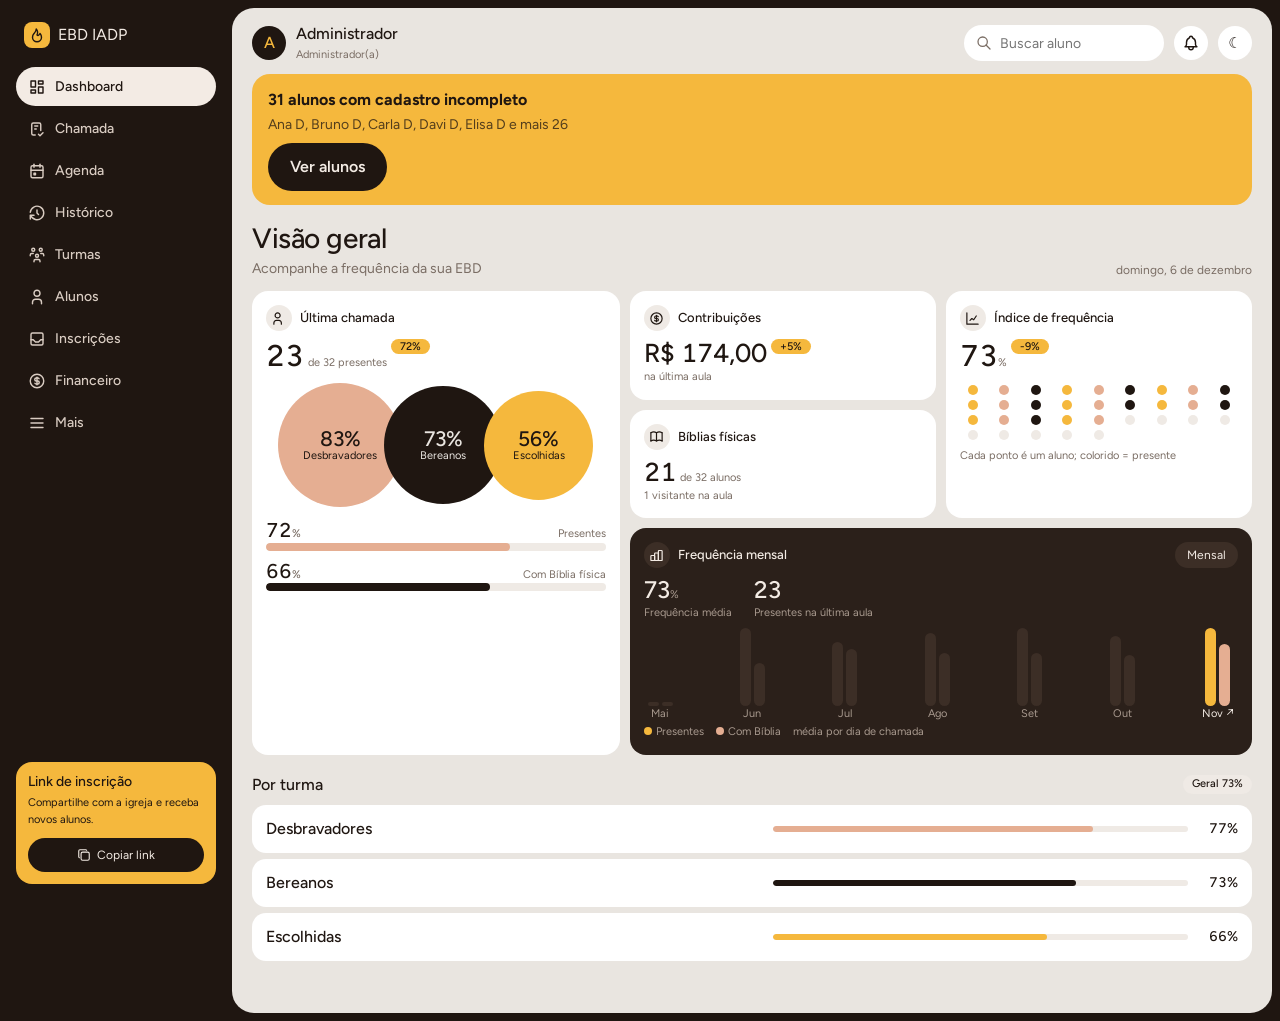
<file: demo-visual-painel.html>
<!doctype html>
<html lang="pt-BR">
<head>
<meta charset="utf-8">
<meta name="viewport" content="width=device-width, initial-scale=1, viewport-fit=cover">
<title>Escola Bíblica Dominical</title>
<meta name="theme-color" content="#E9E5E0">
<script>(function(){try{var t=localStorage.getItem("ebd_tema");if(!t&&window.matchMedia&&matchMedia("(prefers-color-scheme: dark)").matches)t="dark";if(t==="dark")document.documentElement.setAttribute("data-theme","dark")}catch(e){}})()</script>
<meta name="mobile-web-app-capable" content="yes">
<meta name="apple-mobile-web-app-capable" content="yes">
<meta name="apple-mobile-web-app-title" content="EBD IADP">
<meta name="apple-mobile-web-app-status-bar-style" content="black-translucent">
<link rel="manifest" href="manifest.webmanifest">
<link rel="icon" type="image/png" href="icon-192.png">
<link rel="apple-touch-icon" href="apple-touch-icon.png">
<link rel="preconnect" href="https://fonts.googleapis.com">
<link rel="stylesheet" href="https://fonts.googleapis.com/css2?family=Outfit:wght@600;800&family=Figtree:wght@400;500;700&display=swap">
<style>
/* EBD app */

:root{--bg:#FAFAF9;--surface:#FFFFFF;--ink:#1C1917;--muted:#78716C;--line:#E7E5E4;--brand:#462410;--onbrand:#FFF7ED;--accent:#F59E0B;--ok:#16A34A;--bad:#DC2626;--navy:#1C1917;--soft:#F5F5F4;--shadow:0 1px 2px rgba(28,25,23,.05);
box-sizing:border-box;padding-top:env(safe-area-inset-top,0px);padding-bottom:env(safe-area-inset-bottom,0px)}
:root[data-theme="dark"]{color-scheme:dark;--bg:#0C0A09;--surface:#1C1917;--ink:#FAFAF9;--muted:#A8A29E;--line:#2B2623;--brand:#E7E5E4;--onbrand:#1C1917;--soft:#292524;--navy:#0C0A09;--ok:#5CC49A;--bad:#E8806F}
html{scroll-padding-top:env(safe-area-inset-top,0px)}
*{box-sizing:border-box}
body{margin:0;background:var(--bg);color:var(--ink);font:16px/1.5 Figtree,system-ui,sans-serif;padding-bottom:84px}
h1,h2{font-family:Outfit,Figtree,sans-serif;margin:0;letter-spacing:-.01em}
header{background:var(--brand);color:var(--onbrand);padding:20px 20px 18px}
header h1{font-size:26px;font-weight:800}
header{position:relative;padding-right:64px}
#tema{position:absolute;top:50%;right:14px;transform:translateY(-50%);width:36px;height:36px;border-radius:8px;border:1px solid var(--line);background:var(--surface);color:var(--ink);font-size:17px;line-height:1;cursor:pointer;display:grid;place-items:center;padding:0}
header p{margin:2px 0 0;opacity:.8;font-size:14px}
main{max-width:640px;margin:0 auto;padding:20px}
h2{font-size:20px;font-weight:600;margin-bottom:12px}
label{display:block;font-size:14px;font-weight:500;margin:12px 0 4px}
input,select,textarea,button{font:inherit;color:inherit}
input,select,textarea{width:100%;padding:11px 12px;border:1px solid var(--line);border-radius:8px;background:var(--surface)}
textarea{min-height:76px;resize:vertical}
:focus-visible{outline:2px solid var(--accent);outline-offset:2px}
.btn{background:var(--brand);color:var(--onbrand);border:0;border-radius:8px;padding:12px 18px;font-weight:700;cursor:pointer;margin-top:14px}
.btn.full{width:100%}
.sub{color:var(--muted);font-size:14px}
.bar{display:flex;justify-content:space-between;align-items:baseline;margin:16px 0 8px}
.row{display:flex;align-items:center;gap:12px;width:100%;background:var(--surface);border:0;border-bottom:1px solid var(--line);padding:14px 12px;text-align:left;cursor:pointer}
.row:first-of-type{border-top-left-radius:10px;border-top-right-radius:10px}
.row:last-of-type{border-bottom-left-radius:10px;border-bottom-right-radius:10px;border-bottom:0}
.list{border:1px solid var(--line);border-radius:10px;overflow:hidden}
.list .row{border-radius:0}
.chk{width:26px;height:26px;border-radius:50%;border:2px solid var(--line);flex:none;display:grid;place-items:center;font-size:15px;font-weight:700;color:transparent}
.row[aria-pressed="true"] .chk{background:var(--ok);border-color:var(--ok);color:#fff}
.row[aria-pressed="true"] .st{color:var(--ok)}
.st{margin-left:auto;font-size:14px;font-weight:700;color:var(--muted)}
.meter{height:6px;border-radius:3px;background:var(--line);margin-top:6px;overflow:hidden}
.meter i{display:block;height:100%;background:var(--accent)}
.freq{padding:12px;border-bottom:1px solid var(--line);background:var(--surface)}
.freq:last-child{border-bottom:0}
.freq div{display:flex;justify-content:space-between}
.item{padding:14px 12px;background:var(--surface);border-bottom:1px solid var(--line)}
.item:last-child{border-bottom:0}
.item b{display:block}
.nbadge{display:inline-block;min-width:18px;height:18px;line-height:18px;border-radius:9px;background:var(--accent);color:#1B2B27;font-size:11px;font-weight:800;text-align:center;margin-left:6px;padding:0 5px;vertical-align:middle}
.novas{background:var(--surface);border:1px solid var(--accent);border-left-width:6px;border-radius:12px;padding:12px 14px;margin:0 0 16px}
.novas b{display:block}
.novas .sub{display:block;margin-top:2px}
.tag{display:inline-block;font-size:12px;font-weight:700;background:var(--accent);color:#1B2B27;border-radius:4px;padding:1px 7px;margin-right:6px}
.sec{margin-top:28px;padding-top:6px}
nav{position:fixed;left:0;right:0;bottom:0;background:var(--surface);border-top:1px solid var(--line);display:flex;padding-bottom:env(safe-area-inset-bottom,0px)}
nav button{flex:1;border:0;background:none;padding:14px 4px;font-weight:700;color:var(--muted);cursor:pointer;border-top:3px solid transparent}
nav button[aria-current="page"]{color:var(--ink);border-top-color:var(--accent)}
#toast{position:fixed;left:50%;bottom:90px;transform:translateX(-50%);background:var(--ink);color:var(--bg);padding:10px 16px;border-radius:8px;font-weight:700;opacity:0;pointer-events:none;transition:opacity .2s}
#toast.on{opacity:1}
.note{font-size:13px;color:var(--muted);margin-top:28px}
details.dt{border-bottom:1px solid var(--line);background:var(--surface)}
details.dt:last-child{border-bottom:0}
details.dt summary{display:flex;justify-content:space-between;align-items:center;gap:12px;padding:14px 12px;cursor:pointer;list-style:none}
details.dt summary::-webkit-details-marker{display:none}
details.dt summary span{display:block}
details.dt summary>b{font-size:20px}
details.dt .freq{padding-left:24px;border-bottom:0}
.kv{display:flex;justify-content:space-between;gap:12px;padding:12px;background:var(--surface);border-bottom:1px solid var(--line)}
.list>.kv:last-child{border-bottom:0}
details.dt .kv{padding-left:24px;font-size:15px}
nav{overflow-x:auto;scrollbar-width:none}
nav button{flex:1 0 auto;padding:14px 10px;font-size:14px;white-space:nowrap}
.al{display:flex;justify-content:space-between;align-items:center;gap:8px 12px;flex-wrap:wrap}
.al.off span{color:var(--muted);text-decoration:line-through}
.tg{border:1px solid var(--line);background:var(--surface);border-radius:999px;padding:6px 14px;font-weight:700;cursor:pointer;color:var(--muted)}
.tg[aria-pressed="true"]{background:var(--ok);border-color:var(--ok);color:#fff}
.acts{display:flex;align-items:center;gap:8px;margin-top:8px;flex-wrap:wrap}
.tg.bad{color:var(--bad);border-color:var(--bad)}
.chkl{display:flex;align-items:center;gap:10px;margin:14px 0 0;font-size:16px;font-weight:400}
.chkl input{width:20px;height:20px;margin:0;accent-color:var(--brand)}
.tot{background:var(--brand);color:var(--onbrand);border-radius:10px;padding:16px;margin:12px 0 4px}
.tgrid{display:grid;grid-template-columns:repeat(auto-fit,minmax(96px,1fr));gap:14px;margin-top:10px}
.tot .n{display:block;font:800 28px/1.1 Outfit,Figtree,sans-serif}
.tot .l{display:block;font-size:13px;opacity:.85}
.subnav{display:flex;gap:8px;overflow-x:auto;scrollbar-width:none;padding:10px 16px;background:var(--bg);border-bottom:1px solid var(--line);position:sticky;top:env(safe-area-inset-top,0px);z-index:2}
.subnav[hidden]{display:none}
.subnav button{flex:0 0 auto;border:1px solid var(--line);background:var(--surface);color:var(--muted);border-radius:999px;padding:8px 16px;font-weight:700;cursor:pointer}
.subnav button[aria-current="page"]{background:var(--brand);color:var(--onbrand);border-color:var(--brand)}
[hidden]{display:none!important}
@media (prefers-reduced-motion:reduce){#toast{transition:none}}

/* Visual estilo shadcn: neutro quente + marrom do logo */
html,body{background:var(--bg);min-height:100%}
header{background:var(--surface);color:var(--ink);border-bottom:1px solid var(--line);border-radius:0;padding:12px 60px 12px 16px;display:grid;grid-template-columns:auto 1fr;column-gap:12px;align-items:center}
header img{grid-row:1/3;width:42px;height:auto;box-sizing:content-box;padding:5px;background:#F8F8F8;border-radius:8px;display:block}
header h1{font-size:17px;font-weight:600;line-height:1.2}
header p{color:var(--muted);opacity:1;margin:2px 0 0;font-size:13px}
main{max-width:760px;margin:0 auto;position:relative}
.subnav{background:transparent;border:0;padding:12px 20px 0;margin-top:0;position:relative;top:auto;max-width:760px;margin-inline:auto}
.subnav:not([hidden])+main{margin-top:0}
.subnav button{border-radius:8px;border-color:var(--line);font-weight:500;padding:7px 14px}
.list{border:1px solid var(--line);border-radius:10px;box-shadow:var(--shadow);background:var(--surface)}
.row,.item,.freq,.kv,details.dt{background:transparent}
.tot{border-radius:10px;background:var(--surface);color:var(--ink);border:1px solid var(--line);box-shadow:var(--shadow)}
.tot .l{opacity:1;color:var(--muted)}
.tgrid{grid-template-columns:repeat(auto-fit,minmax(110px,1fr))}
.tgrid>*{background:var(--soft);border-radius:8px;padding:12px}
.tgrid>*:first-child{grid-column:span 2}
.btn{border-radius:8px;box-shadow:none;font-weight:500;transition:opacity .15s}
.btn:hover{opacity:.9}
.btn:active{transform:scale(.99)}
input,select,textarea{border-radius:8px}
h2{font-size:20px;font-weight:600}
h1,h2{font-family:Figtree,system-ui,sans-serif}
.tot .n{font-family:Figtree,system-ui,sans-serif;font-weight:700}
.tag{border-radius:6px}
.novas{border-radius:10px;border-width:1px;border-left-width:4px}
.meter{height:6px;border-radius:3px}
.meter i{background:var(--brand)}
nav{left:0;right:0;transform:none;bottom:0;width:auto;border:0;border-top:1px solid var(--line);border-radius:0;box-shadow:none;padding:6px 8px calc(6px + env(safe-area-inset-bottom,0px));gap:4px}
nav button{border-top:0;border-radius:8px;padding:9px 12px;font-weight:500}
nav button[aria-current="page"]{background:var(--soft);color:var(--ink);box-shadow:inset 0 2px 0 var(--accent)}
#toast{border-radius:8px;bottom:80px}
.tg{border-radius:8px;font-weight:500}

.subnav{flex-wrap:wrap;overflow:visible}
details.more{position:relative;margin-left:auto}
details.more summary{list-style:none;cursor:pointer;width:36px;height:36px;display:grid;place-items:center;border-radius:10px;font-size:22px;font-weight:800;color:var(--muted);line-height:1}
details.more summary::-webkit-details-marker{display:none}
details.more summary:hover,details.more[open] summary{background:var(--soft);color:var(--ink)}
details.more .menu{position:absolute;right:0;top:40px;z-index:5;background:var(--surface);border-radius:14px;border:1px solid var(--line);box-shadow:0 8px 24px -10px rgba(28,25,23,.25);padding:8px;display:flex;flex-direction:column;gap:6px;min-width:150px}
details.more .menu .tg{width:100%;text-align:left;border-radius:10px}
.list{overflow:visible}
.list:has(details.more[open]){position:relative;z-index:10}
details.more[open]{z-index:10}
@media (max-width:600px){
.subnav{display:grid;grid-template-columns:repeat(3,1fr);gap:6px;padding:12px 12px 0;overflow:visible}
.subnav[hidden]{display:none}
.subnav button{padding:9px 4px;font-size:13px;min-width:0;text-align:center}
}


/* cores por turma (preenchido) e por título (contorno) */
.tag.ct0{background:#A5F3FC;color:#164E63}.tag.ct1{background:#E9D5FF;color:#581C87}.tag.ct2{background:#BFDBFE;color:#1E3A8A}.tag.ct3{background:#FBCFE8;color:#831843}
.tag.ct4{background:#BBF7D0;color:#14532D}.tag.ct5{background:#FDE68A;color:#78350F}.tag.ct6{background:#FECACA;color:#7F1D1D}.tag.ct7{background:#E2E8F0;color:#1E293B}
:root[data-theme="dark"] .tag.ct0{background:#164E63;color:#A5F3FC}:root[data-theme="dark"] .tag.ct1{background:#581C87;color:#E9D5FF}:root[data-theme="dark"] .tag.ct2{background:#1E3A8A;color:#BFDBFE}:root[data-theme="dark"] .tag.ct3{background:#831843;color:#FBCFE8}
:root[data-theme="dark"] .tag.ct4{background:#14532D;color:#BBF7D0}:root[data-theme="dark"] .tag.ct5{background:#78350F;color:#FDE68A}:root[data-theme="dark"] .tag.ct6{background:#7F1D1D;color:#FECACA}:root[data-theme="dark"] .tag.ct7{background:#334155;color:#E2E8F0}
.tag.tt{background:transparent;border:1.5px solid currentColor;padding:0 6px}
.tt-pr{color:#4338CA}.tt-pra{color:#A21CAF}.tt-miss{color:#0F766E}.tt-pb{color:#1D4ED8}.tt-coop{color:#B45309}.tt-dc{color:#15803D}.tt-mem{color:#475569}
:root[data-theme="dark"] .tt-pr{color:#A5B4FC}:root[data-theme="dark"] .tt-pra{color:#F0ABFC}:root[data-theme="dark"] .tt-miss{color:#5EEAD4}:root[data-theme="dark"] .tt-pb{color:#93C5FD}:root[data-theme="dark"] .tt-coop{color:#FCD34D}:root[data-theme="dark"] .tt-dc{color:#86EFAC}:root[data-theme="dark"] .tt-mem{color:#CBD5E1}
@media print{:root,:root[data-theme="dark"]{--bg:#fff;--surface:#fff;--ink:#1C1917;--muted:#78716C;--line:#E7E5E4;--soft:#F5F5F4}header,nav,.subnav,#toast,.noprint{display:none!important}body{background:#fff;padding:0}main{max-width:none;padding:0}}

/* ===== Rebranding EBD v4 (design enviado: marrom escuro, âmbar e pêssego) ===== */
@media screen{
:root{--bg:#E9E5E0;--surface:#FFFFFF;--ink:#1F1611;--muted:#7A6D64;--line:#E4DED8;--brand:#1F1611;--onbrand:#F3EBE4;--accent:#F5B83D;--soft:#EFEAE5;--navy:#1F1611;--peach:#E5AE92;--shadow:none}
:root[data-theme="dark"]{--bg:#15100D;--surface:#241A15;--ink:#F3EBE4;--muted:#A8998E;--line:#33271F;--brand:#F5B83D;--onbrand:#1F1611;--soft:#3C2E26;--navy:#241A15;--peach:#E5AE92;--ok:#5CC49A;--bad:#E8806F}
body{padding-bottom:104px}
.subnav{display:none!important}
/* topo */
header{display:flex;align-items:center;gap:10px;background:transparent;color:var(--ink);padding:14px 16px 6px;border:0}
.lg{width:30px;height:30px;border-radius:9px;background:var(--accent);color:#1F1611;display:grid;place-items:center;flex:none}
.lg svg{width:18px;height:18px}
.hdt{flex:1;min-width:0;line-height:1.2}
header h1{font:500 14px/1.25 Figtree,system-ui,sans-serif;letter-spacing:0}
header .hdt p{margin:1px 0 0;opacity:1;color:var(--muted);font-size:11px}
.av,.who,.srch{display:none}
.bell,#tema{position:relative;width:34px;height:34px;border-radius:50%;border:0;background:var(--surface);color:var(--ink);display:grid;place-items:center;cursor:pointer;padding:0;flex:none}
.bell svg{width:18px;height:18px}
.bell .bd{position:absolute;top:-4px;right:-4px;background:var(--accent);color:#1F1611;border-radius:999px;font-size:11px;font-weight:600;min-width:17px;height:17px;line-height:17px;text-align:center;padding:0 4px}
#tema{display:none;top:auto;right:auto;transform:none;font-size:15px}
main{max-width:640px;padding:8px 16px 20px}
#app>h2:first-child,#app>.novas+h2,#app>.ph h2{font:500 26px/1.1 Figtree,system-ui,sans-serif;letter-spacing:-.015em;margin:2px 0 4px}
.ph{display:flex;align-items:flex-end;justify-content:space-between;gap:12px}
.dlbl{display:none;color:var(--muted);font-size:12px}
.sec>h2{font:600 16px/1.2 Figtree,system-ui,sans-serif;margin-bottom:10px}
/* controles */
.btn{border-radius:999px;font-weight:600;padding:12px 22px;min-height:46px}
.tg{border-radius:999px;border-color:var(--line);font-weight:500;min-height:42px;padding:8px 16px}
.tag{border-radius:999px;padding:1px 9px;font-weight:600}
input,select,textarea{border:1.5px solid var(--line);border-radius:14px;min-height:48px;padding:11px 14px}
textarea{min-height:90px}
/* cartões */
.list{border:0;border-radius:18px;background:var(--surface)}
.kv{align-items:center;min-height:48px;padding:12px 16px}
.kv b{font-variant-numeric:tabular-nums;font-weight:600}
.item{padding:14px 16px}
.row{padding:14px 16px;min-height:56px}
.row:hover{background:var(--soft)}
.tot{background:var(--surface);border:0;border-radius:18px;padding:16px;color:var(--ink)}
.tgrid>*{background:var(--soft);border-radius:14px;padding:12px 14px}
.tgrid>*:first-child{background:var(--ink);color:var(--bg)}
.tgrid>*:first-child .l{color:inherit;opacity:.8}
.tot .n{font-family:Figtree,system-ui,sans-serif;font-weight:500;font-size:28px;font-variant-numeric:tabular-nums}
.novas{background:var(--accent);color:#1F1611;border:0;border-radius:18px;padding:14px 16px}
.novas .sub{color:#1F1611;opacity:.75}
.novas .btn{background:#1F1611;color:#F3EBE4}
.meter{height:8px;border-radius:99px;background:var(--soft)}
.meter i{border-radius:99px;background:var(--accent)}
.bar{margin:16px 0 8px}
/* painel: celular */
.dm{display:block}.dd{display:none}
.hero{background:#1F1611;color:#F3EBE4;border-radius:18px;padding:12px 14px 14px;margin-top:10px}
.hl{font-size:12px;color:#D9CCC2}
.hn{display:flex;align-items:baseline;gap:6px;margin-top:2px;flex-wrap:wrap}
.hb{font:500 38px/1.1 Figtree,system-ui,sans-serif;font-variant-numeric:tabular-nums}
.hs{font-size:12px;color:#D9CCC2}
.cp{background:var(--accent);color:#1F1611;border-radius:999px;font-size:11px;font-weight:500;padding:1px 9px;white-space:nowrap}
.hero .cp{margin-left:auto}
.hm{height:6px;border-radius:99px;background:#3C2E26;margin-top:8px;overflow:hidden}
.hm i{display:block;height:100%;border-radius:99px;background:var(--accent)}
:root[data-theme="dark"] .hero{background:var(--accent);color:#1F1611}
:root[data-theme="dark"] .hero .hl,:root[data-theme="dark"] .hero .hs{color:#1F1611}
:root[data-theme="dark"] .hero .cp{background:#1F1611;color:var(--accent)}
:root[data-theme="dark"] .hm{background:#C98F1E}
:root[data-theme="dark"] .hm i{background:#1F1611}
.minis{display:grid;grid-template-columns:repeat(3,1fr);gap:8px;margin-top:8px}
.mini{background:var(--surface);border-radius:18px;padding:9px 10px;min-width:0}
.mini span{display:block;font-size:11px;color:var(--muted)}
.mini b{display:block;font:500 20px/1.25 Figtree,system-ui,sans-serif;overflow-wrap:anywhere;font-variant-numeric:tabular-nums}
.mini.of{background:var(--peach);color:#1F1611}
.mini.of span{color:#1F1611}
.mini.of b{font-size:18px}
.tl{display:flex;align-items:center;justify-content:space-between;margin:18px 0 8px;font-weight:500}
.tl .cp{background:var(--soft);color:var(--ink)}
/* turmas: linhas com barra */
.list:has(>details.dt){background:transparent;display:grid;gap:6px;overflow:visible;border:0}
details.dt{background:var(--surface);border:0;border-radius:14px;overflow:hidden}
details.dt:last-child{border:0}
details.dt summary{padding:12px 14px;min-height:48px;gap:10px;align-items:center}
details.dt summary>span:first-child{flex:1.2;min-width:0;font-weight:500}
details.dt summary .mt{display:block;flex:1;height:6px;border-radius:99px;background:var(--soft);overflow:hidden}
details.dt summary .mt i{display:block;height:100%;border-radius:99px;background:var(--accent)}
details.dt summary>b{font-size:14px;font-weight:500;min-width:40px;text-align:right;font-variant-numeric:tabular-nums}
.list>details.dt:nth-child(3n+1) .mt i{background:var(--peach)}
.list>details.dt:nth-child(3n+2) .mt i{background:var(--ink)}
.list>details.dt:nth-child(3n) .mt i{background:var(--accent)}
details.dt[open] summary{border-bottom:1px solid var(--line)}
details.dt .kv,details.dt .freq,details.dt>.item{padding-left:14px;padding-right:14px}
/* navegação: celular = pílula com ícones */
nav{position:fixed;left:12px;right:12px;bottom:calc(12px + env(safe-area-inset-bottom,0px));display:flex;justify-content:space-around;align-items:center;padding:6px;border:0;border-radius:999px;background:var(--navy);overflow:visible;gap:0;box-shadow:0 12px 30px -14px rgba(31,22,17,.55)}
nav .nbrand,nav .lkc{display:none}
nav .nb{position:relative;flex:0 0 44px;width:44px;height:44px;padding:0;border:0;border-radius:50%;background:transparent;color:#D9CCC2;display:grid;place-items:center;cursor:pointer;font-size:14px;font-weight:500}
nav .nb:not(.m1){display:none}
nav .nb svg{width:22px;height:22px}
nav .nb[aria-current="page"],nav .mais.amm{background:var(--accent);color:#1F1611;box-shadow:none}
.nl{position:absolute;width:1px;height:1px;overflow:hidden;clip:rect(0 0 0 0);white-space:nowrap}
nav .nbadge{position:absolute;top:-3px;right:-3px;margin:0;font-size:11px}
:root[data-theme="dark"] nav{box-shadow:0 0 0 1px var(--line),0 12px 30px -14px #000}
#toast{bottom:100px;border-radius:999px}
/* menu "Mais" */
#mais{position:fixed;inset:0;z-index:50}
#mais[hidden]{display:none}
.mbk{position:absolute;inset:0;background:rgba(15,11,8,.45)}
.msh{position:absolute;left:12px;right:12px;bottom:calc(84px + env(safe-area-inset-bottom,0px));background:var(--surface);border-radius:22px;padding:12px;max-height:70vh;overflow:auto}
.mwho{display:flex;align-items:center;gap:10px;padding:2px 4px 10px;border-bottom:1px solid var(--line);margin-bottom:6px;line-height:1.25}
.mwho b{display:block;font-weight:500}.mwho span{font-size:12px;color:var(--muted)}
.mi{display:flex;align-items:center;gap:12px;width:100%;border:0;background:none;color:var(--ink);padding:11px 8px;border-radius:12px;font:inherit;font-size:15px;cursor:pointer;text-align:left;min-height:46px}
.mi svg{width:20px;height:20px;color:var(--muted);flex:none}
.mi[aria-current="page"]{background:var(--soft);font-weight:600}
.mi.m1{display:none}
.mi .nbadge{margin-left:auto}
a.mi{text-decoration:none}
/* computador */
@media (min-width:960px){
html{background:#1F1611}
:root[data-theme="dark"]{background:#0D0907}
body{margin:8px 8px 8px 232px;border-radius:22px;min-height:calc(100vh - 16px);padding-bottom:24px}
header{padding:16px 20px 4px}
.lg,.hdt{display:none}
.av{display:grid;width:34px;height:34px;border-radius:50%;background:#1F1611;color:#F5B83D;place-items:center;font-weight:500;flex:none}
:root[data-theme="dark"] .av{background:var(--accent);color:#1F1611}
.who{display:block;line-height:1.2}.who b{display:block;font-weight:500}.who span{font-size:11px;color:var(--muted)}
.srch{display:block;position:relative;margin-left:auto}
.srch input{width:200px;min-height:36px;border:0;border-radius:999px;background:var(--surface);padding:7px 14px 7px 36px;font-size:14px}
.srch>svg{position:absolute;left:12px;top:10px;width:16px;height:16px;color:var(--muted);pointer-events:none}
#res{position:absolute;right:0;top:42px;width:290px;z-index:20;background:var(--surface);border-radius:14px;box-shadow:0 12px 30px -12px rgba(0,0,0,.35);padding:6px;max-height:320px;overflow:auto}
#res[hidden]{display:none}
#res button{display:block;width:100%;text-align:left;border:0;background:none;padding:9px 10px;border-radius:10px;cursor:pointer;color:var(--ink)}
#res button:hover{background:var(--soft)}
#res small{display:block;color:var(--muted)}
#tema{display:grid}
main{max-width:1040px;padding:8px 20px 28px}
.dlbl{display:block}
#app>h2:first-child,#app>.novas+h2,#app>.ph h2{font-size:28px}
.dm{display:none}
.dd{display:grid;grid-template-columns:1.2fr 1fr 1fr;grid-template-areas:"ul co ix" "ul bi ix" "ul me me";gap:10px;margin-top:12px}
.dc{background:var(--surface);border-radius:16px;padding:14px;position:relative;min-width:0}
.ul{grid-area:ul}.co{grid-area:co}.ix{grid-area:ix}.bi{grid-area:bi}.mm{grid-area:me}
.dct{display:flex;align-items:center;gap:8px;font-size:13px;font-weight:500}
.dic{width:26px;height:26px;border-radius:50%;background:var(--soft);display:grid;place-items:center;flex:none}
.dic svg{width:15px;height:15px}
.dbig{font:500 30px/1.1 Figtree,system-ui,sans-serif;font-variant-numeric:tabular-nums}
.dsm{font-size:11px;color:var(--muted)}
.dr{margin-top:8px}
.dc .cp{vertical-align:top}
.bubw{display:flex;flex-wrap:wrap;align-items:center;justify-content:center;padding:10px 12px 4px}
.bub{width:var(--s);height:var(--s);border-radius:50%;display:flex;flex-direction:column;align-items:center;justify-content:center;text-align:center;font-size:11px;line-height:1.15;padding:8px;margin:0 -9px;overflow-wrap:anywhere}
.bub b{font:500 21px/1.1 Figtree,system-ui,sans-serif}
.bub:nth-child(3n+1){background:var(--peach);color:#1F1611}
.bub:nth-child(3n+2){background:var(--ink);color:var(--bg)}
.bub:nth-child(3n){background:var(--accent);color:#1F1611}
.bs{display:grid;gap:9px;margin-top:8px}
.bs>div>div:first-child{display:flex;justify-content:space-between;align-items:baseline}
.bs .dbig{font-size:20px}
.bl{height:8px;border-radius:99px;background:var(--soft);overflow:hidden}
.bl i{display:block;height:100%;border-radius:99px}
.dots{display:grid;grid-template-columns:repeat(9,1fr);gap:5px;margin-top:12px}
.dots span{width:10px;height:10px;justify-self:center;border-radius:50%;background:var(--soft)}
.dk{background:#2B201A;color:#F3EBE4;border-radius:16px;padding:14px}
.dk .dic{background:#3C2E26;color:#F3EBE4}
.dk .dsm{color:#A8998E}
.dk .pl{margin-left:auto;background:#3C2E26;border-radius:999px;padding:4px 12px;font-size:12px;font-weight:400}
.dk .sx{display:flex;gap:22px;margin-top:8px}
.dk .sx b{font:500 24px/1.2 Figtree,system-ui,sans-serif}
.mb{display:flex;justify-content:space-between;align-items:flex-end;padding:0 4px;margin-top:6px}
.mc{text-align:center}
.mg{display:flex;gap:3px;align-items:flex-end;height:78px;justify-content:center}
.mg i{width:11px;border-radius:99px;background:#3C2E26;display:block}
.mc.on .dsm{color:#F3EBE4}
.mc.on .mg i:first-child{background:#F5B83D}.mc.on .mg i:last-child{background:#E5AE92}
.lgd{display:flex;gap:12px;font-size:11px;color:#A8998E;margin-top:2px}
.lgd i{display:inline-block;width:8px;height:8px;border-radius:50%;margin-right:4px}
/* barra lateral */
nav{top:8px;bottom:8px;left:8px;right:auto;width:216px;flex-direction:column;justify-content:flex-start;align-items:stretch;padding:12px 8px 8px;background:transparent;box-shadow:none;border-radius:0;gap:3px}
:root[data-theme="dark"] nav{box-shadow:none}
nav .nbrand{display:flex;align-items:center;gap:8px;padding:2px 8px 16px;color:#F3EBE4;font-size:15px;font-weight:500}
nav .nbrand .lg{display:grid;width:26px;height:26px;border-radius:8px}

nav .nb{display:flex;flex:0 0 auto;width:auto;height:auto;justify-content:flex-start;align-items:center;gap:9px;padding:9px 12px;border-radius:999px;font-size:14px;text-align:left}
nav .nb svg{width:18px;height:18px}
nav .nb:not(.m1){display:flex}
nav .nb[aria-current="page"],nav .mais.amd{background:#F3EBE4;color:#1F1611}
nav .mais.amm:not(.amd){background:transparent;color:#D9CCC2}
.nl{position:static;width:auto;height:auto;overflow:visible;clip:auto}
nav .nbadge{position:static;margin-left:auto}
nav .lkc{display:block;margin-top:auto;background:var(--accent);border-radius:16px;padding:12px;color:#1F1611}
.lkc b{display:block;font-size:14px;font-weight:500;line-height:1.2}
.lkc span{display:block;font-size:11px;margin:4px 0 10px}
.lkc button{width:100%;border:0;border-radius:999px;background:#1F1611;color:#F3EBE4;padding:8px;font:inherit;font-size:12px;cursor:pointer;display:flex;gap:6px;align-items:center;justify-content:center}
.lkc svg{width:14px;height:14px}
.msh{left:232px;right:auto;bottom:24px;width:290px}
.mi.m1{display:flex}.mi.d1{display:none}
#toast{bottom:24px}
}
}

/* Ajustes do logo clicável e da navegação móvel */
.refresh-logo{appearance:none;border:0;padding:0;margin:0;line-height:1;cursor:pointer}
header .lg.refresh-logo{flex:0 0 30px;min-width:30px;min-height:30px;box-sizing:border-box}
nav .nbrand.refresh-logo{display:flex;flex:0 0 auto;align-items:center;width:100%;min-height:0;padding:2px 8px 16px;background:none;color:#F3EBE4;text-align:left;font:inherit;border-radius:0;border-top:0}
nav .nbrand.refresh-logo:focus-visible{outline:2px solid var(--accent);outline-offset:2px;border-radius:8px}
@media screen and (max-width:959px){
 html,body{scrollbar-width:none;-ms-overflow-style:none}
 html::-webkit-scrollbar,body::-webkit-scrollbar{display:none;width:0;height:0}
 nav .nbrand.refresh-logo{display:none}
 html{overflow-x:clip}
 body{width:100vw;max-width:none;margin-inline:0}
 body{padding-bottom:calc(136px + env(safe-area-inset-bottom,0px))}
 input[type=date]{display:block;width:100%;min-width:0;max-width:100%;box-sizing:border-box}
.date-box{width:100%;min-width:0;max-width:100%;overflow:hidden;background:var(--surface);border:1.5px solid var(--line);border-radius:14px}
 .date-box:focus-within{outline:2px solid var(--accent);outline-offset:2px}
 .date-box input[type=date]{display:block;width:100%;min-width:0;max-width:100%;margin:0;padding:11px 14px;border:0;background:transparent;box-sizing:border-box;appearance:none;-webkit-appearance:none}
 .date-box input[type=date]::-webkit-date-and-time-value{width:100%;min-width:0;text-align:left}
 nav{position:fixed;left:12px;right:12px;bottom:8px;transform:none;z-index:30;touch-action:pan-y;transition:opacity .18s ease,visibility .18s ease}
 body.nav-scrolling nav:not(:focus-within){opacity:0;visibility:hidden;pointer-events:none}
}
@media (prefers-reduced-motion:reduce){nav{transition:none!important}}

/* busca no celular e ficha do aluno */
@media screen{
#lupa{display:grid;margin-left:auto}
.srch.on{display:block;position:fixed;left:12px;right:12px;top:calc(58px + env(safe-area-inset-top,0px));z-index:40}
.srch.on input{display:block;width:100%;min-height:46px;border:0;border-radius:999px;background:var(--surface);padding:10px 16px 10px 40px;box-shadow:0 8px 24px -10px rgba(0,0,0,.4)}
.srch.on>svg{display:block;position:absolute;left:14px;top:15px;width:16px;height:16px;color:var(--muted)}
.srch.on #res{position:static;width:100%;margin-top:8px;box-shadow:0 8px 24px -10px rgba(0,0,0,.4)}
.fch{position:fixed;inset:0;z-index:60}
.fch[hidden]{display:none}
.fbk{position:absolute;inset:0;background:rgba(15,11,8,.5)}
.fsh{position:absolute;left:8px;right:8px;bottom:8px;max-height:88vh;overflow:auto;background:var(--bg);border-radius:22px;padding:16px}
.fhd{display:flex;align-items:flex-start;gap:12px;margin-bottom:6px}
.av2{width:44px;height:44px;border-radius:50%;background:var(--ink);color:var(--accent);display:grid;place-items:center;font:500 20px Figtree,system-ui,sans-serif;flex:none}
:root[data-theme="dark"] .av2{background:var(--accent);color:#1F1611}
.fnm{display:block;font:500 20px/1.2 Figtree,system-ui,sans-serif}
.ftg{margin-top:4px;display:flex;flex-wrap:wrap;gap:4px}
.fsec{margin:18px 0 8px;font-weight:600;font-size:15px}
.fst{display:grid;grid-template-columns:repeat(3,1fr);gap:8px}
.fst>div{background:var(--surface);border-radius:14px;padding:10px 12px}
.fst b{display:block;font:500 22px/1.2 Figtree,system-ui,sans-serif;font-variant-numeric:tabular-nums}
.fst .dsm{font-size:11px;color:var(--muted)}
.fdots{display:flex;gap:5px;margin-top:10px;flex-wrap:wrap}
.fd{width:11px;height:11px;border-radius:50%;background:var(--soft);display:block}
.fd.p{background:var(--ok)}.fd.j{background:var(--accent)}.fd.f{background:var(--bad)}
@media (min-width:960px){
#lupa{display:none}
.fsh{left:50%;right:auto;top:50%;bottom:auto;transform:translate(-50%,-50%);width:580px;max-height:86vh}
}
}
@media screen{.tag.pend{background:transparent;color:var(--bad);border:1px solid var(--bad);font-weight:600}.novas+.novas{margin-top:8px}}
/* O menu do histórico abre para cima para não ser recortado pelo cartão. */
details.dt:has(details.hist-more[open]){position:relative;z-index:20;overflow:visible}
details.hist-more .menu{top:auto;bottom:40px;z-index:30}
</style>
</head>
<body>
<header><button type="button" class="lg refresh-logo" data-refresh-logo aria-label="Atualizar página" title="Atualizar página"><svg viewBox="0 0 24 24" fill="none" stroke="currentColor" stroke-width="1.9" stroke-linecap="round" stroke-linejoin="round"><path d="M12 12c2 -2.96 0 -7 -1 -8c0 3.038 -1.773 4.741 -3 6c-1.226 1.26 -2 3.24 -2 5a6 6 0 1 0 12 0c0 -1.532 -1.056 -3.94 -2 -5c-1.786 3 -2.791 3 -4 2z"/></svg></button><span class="av" id="av" aria-hidden="true"></span><div class="who" id="who"></div><div class="hdt"><h1>Escola Bíblica Dominical</h1><p id="hd"></p></div><div class="srch"><svg viewBox="0 0 24 24" fill="none" stroke="currentColor" stroke-width="1.9" stroke-linecap="round" aria-hidden="true"><path d="M10 10m-7 0a7 7 0 1 0 14 0a7 7 0 1 0 -14 0"/><path d="M21 21l-6 -6"/></svg><input id="busca" type="search" placeholder="Buscar aluno" autocomplete="off" aria-label="Buscar aluno"><div id="res" hidden></div></div><button class="bell" id="lupa" type="button" aria-label="Buscar aluno"><svg viewBox="0 0 24 24" fill="none" stroke="currentColor" stroke-width="1.9" stroke-linecap="round" aria-hidden="true"><path d="M10 10m-7 0a7 7 0 1 0 14 0a7 7 0 1 0 -14 0"/><path d="M21 21l-6 -6"/></svg></button><button class="bell" id="sino" type="button" aria-label="Avisos"><svg viewBox="0 0 24 24" fill="none" stroke="currentColor" stroke-width="1.9" stroke-linecap="round" stroke-linejoin="round" aria-hidden="true"><path d="M10 5a2 2 0 1 1 4 0a7 7 0 0 1 4 6v3a4 4 0 0 0 2 3h-16a4 4 0 0 0 2 -3v-3a7 7 0 0 1 4 -6"/><path d="M9 17v1a3 3 0 0 0 6 0v-1"/></svg><span class="bd" hidden>0</span></button><button id="tema" type="button" class="noprint" aria-label="Mudar para o modo escuro" title="Mudar para o modo escuro">☾</button></header>
<div class="subnav" id="sub" aria-label="Gerenciar" hidden></div>
<main id="app"></main>
<nav aria-label="Seções"></nav>
<div id="mais" hidden></div>
<div id="ficha" class="fch" hidden></div>
<div id="toast" role="status" aria-live="polite"></div>
<script>window.supabase={createClient:function(){var q=function(){var o={};['select','eq','order','insert','update','upsert','delete','in','single','maybeSingle','limit','neq','is','gte','lte','match'].forEach(function(k){o[k]=function(){return o}});o.then=function(r){return Promise.resolve({data:[],error:null}).then(r)};return o};
return {auth:{getSession:async function(){return {data:{session:null}}},onAuthStateChange:function(){return {data:{subscription:{unsubscribe:function(){}}}}},signOut:async function(){},getUser:async function(){return {data:{user:null}}}},from:q,rpc:q,channel:function(){var c={on:function(){return c},subscribe:function(){return c}};return c},removeChannel:function(){}}}};</script>
<!-- nosemgrep: insecure-document-method (todo texto dinâmico passa por esc(); toast usa textContent) -->
<script>


function startEbd(){
// ===== CONFIGURAÇÃO (veja o PASSO-A-PASSO.md) =====
// A chave 'sb_publishable_' é PÚBLICA por design (vai no navegador); a proteção real vem do RLS. NUNCA coloque aqui a chave 'sb_secret_' / service_role.
const SUPABASE_URL='https://dltijyufuyiienzkzryz.supabase.co',SUPABASE_KEY='sb_publishable_oLAxJxwJwHbh_pMYfRU7kQ_NJXDuMe0'; // gitleaks:allow (chave publishable: pública por design)
// WhatsApp do administrador (opcional): só números, com país e DDD. Ex.: '5511999999999'. Deixe vazio para não mostrar o botão.
const ADMIN_WHATSAPP='5511940417946';
// ==================================================
const sb=(!SUPABASE_URL.startsWith('COLE')&&window.supabase)?supabase.createClient(SUPABASE_URL,SUPABASE_KEY):null;

const $=s=>document.querySelector(s);
const esc=s=>String(s).replace(/[&<>"']/g,c=>({'&':'&amp;','<':'&lt;','>':'&gt;','"':'&quot;',"'":'&#39;'}[c]));
const uid=()=>Math.random().toString(36).slice(2,8);
const ymd=d=>d.getFullYear()+'-'+String(d.getMonth()+1).padStart(2,'0')+'-'+String(d.getDate()).padStart(2,'0');
const today=new Date();
const sunday=new Date(today.getFullYear(),today.getMonth(),today.getDate()+(7-today.getDay())%7);
const dateKey=ymd(sunday);
const dateLabel=sunday.toLocaleDateString('pt-BR',{weekday:'long',day:'numeric',month:'long'});

const CLIMAS=[['ensolarado','☀️ Ensolarado'],['nublado','☁️ Nublado'],['chuvoso','🌧️ Chuvoso']];
const climaSel=(id,v)=>'<label for="'+id+'">Clima do dia</label><select id="'+id+'"><option value="">Não informado</option>'+CLIMAS.map(([k,l])=>'<option value="'+k+'"'+(k===v?' selected':'')+'>'+l+'</option>').join('')+'</select>';
const climaTx=v=>{const c=CLIMAS.find(x=>x[0]===v);return c?' · '+c[1]:''};
const brl=n=>(+n||0).toLocaleString('pt-BR',{style:'currency',currency:'BRL'});
const kv=(a,b)=>'<div class="kv"><span>'+a+'</span><b>'+b+'</b></div>';
function ex(k){return (S.extras&&S.extras[k])||null}
function demoExtras(pres){const x={};Object.keys(pres).forEach((k,i)=>{const n=pres[k].length;x[k]={biblias:Math.max(0,n-1-(i%2)),oferta:Math.round(n*(6+(i%3)*2.5)*100)/100,visitantes:i%4===0?1:0}});return x}
function seed(){
 const T=[
  {id:'t2',nome:'Desbravadores',exigeResp:true,semProf:true,prof:'A definir',alunos:[]},
  {id:'t3',nome:'Chamados por Deus',prof:'A definir',alunos:[]},
  {id:'t1',nome:'Bereanos',prof:'A definir',alunos:[]},
  {id:'t4',nome:'Escolhidas',prof:'A definir',alunos:[]},
  {id:'t5',nome:'Carvalhos da Justiça',prof:'A definir',alunos:[]}
 ];
 return {turmas:T,pres:{},extras:{},avisos:[],aulas:[]};
}
const vazio=()=>({turmas:[],pres:{},extras:{},avisos:[],aulas:[],usuarios:[]});
let S=vazio();
function norm(){
S.turmas.forEach(t=>{const d=/^desbravadores$/i.test((t.nome||'').trim());if(t.exigeResp===undefined)t.exigeResp=d;if(t.semProf===undefined)t.semProf=d;if(t.semProf)t.alunos.forEach(a=>{a.professor=false;a.titulo=''})});
const ORDEM=['desbravadores','chamados por deus','bereanos','escolhidas','carvalhos da justiça'];
{const pos=t=>{const i=ORDEM.indexOf((t.nome||'').trim().toLowerCase());return i<0?ORDEM.length:i};
S.turmas=S.turmas.map((t,i)=>[t,i]).sort((x,y)=>pos(x[0])-pos(y[0])||x[1]-y[1]).map(x=>x[0]);}
if(!S.extras)S.extras=demoExtras(S.pres);
if(!S.usuarios)S.usuarios=[];
if(!S.aulas)S.aulas=[];
}
let saveErr=false,mut=0;
const TAB=['turmas','aulas','avisos','chamadas'];
function snapAll(){const m={turmas:{},aulas:{},avisos:{},chamadas:{}};
 S.turmas.forEach(t=>m.turmas[t.id]=JSON.stringify(t));S.aulas.forEach(x=>m.aulas[x.id]=JSON.stringify(x));S.avisos.forEach(x=>m.avisos[x.id]=JSON.stringify(x));
 Object.keys(S.pres).forEach(k=>m.chamadas[k]=JSON.stringify({p:S.pres[k],e:(S.extras||{})[k]||null}));return m}
let remoto=snapAll(),fila=Promise.resolve(),pend=0;
async function push(){
 if(!sb||!me)return;const cur=snapAll();
 try{for(const tab of TAB){const up=[],del=[];
   for(const id in cur[tab])if(cur[tab][id]!==remoto[tab][id])up.push({id,dados:JSON.parse(cur[tab][id])});
   for(const id in remoto[tab])if(!(id in cur[tab]))del.push(id);
   if(up.length){const {error}=await sb.from(tab).upsert(up);if(error)throw error}
   if(del.length){const {data,error}=await sb.from(tab).delete().in('id',del).select('id');if(error)throw error;if((data||[]).length<del.length)throw {code:'42501',message:'row-level security'}}
   remoto[tab]=cur[tab]}
  saveErr=false}catch(e){
  const perm=!!e&&(e.code==='42501'||/row-level security|permission denied/i.test(e.message||''));
  if(perm){try{await pull();saveErr=false;render();toast('Sem permissão para essa alteração. Os dados foram recarregados do servidor.',6000);return}catch(x){}}
  saveErr=true;toast('')}}
function save(){mut++;pend++;fila=fila.then(push).catch(()=>{}).then(()=>{pend--})}
window.addEventListener('beforeunload',e=>{if(pend){e.preventDefault();e.returnValue=''}});
async function todos(tab){let out=[],i=0;for(;;){const {data,error}=await sb.from(tab).select('id,dados').order('id').range(i,i+999);if(error)throw error;out=out.concat(data);if(data.length<1000)return out;i+=1000}}
async function pull(ok){const r={};for(const tab of TAB)r[tab]=await todos(tab);if(ok&&!ok())return false;
 const u=S.usuarios;S=vazio();S.usuarios=u;S.turmas=r.turmas.map(x=>x.dados);S.aulas=r.aulas.map(x=>x.dados);S.avisos=r.avisos.map(x=>x.dados);
 r.chamadas.forEach(x=>{S.pres[x.id]=x.dados.p||[];if(x.dados.e)S.extras[x.id]=x.dados.e});norm();remoto=snapAll();return true}
let aprovCol=false,extraCol=false,turmasCol=false;
async function pullUsers(){const {data,error}=await sb.from('perfis').select('*').order('criado_em');if(error)throw error;
 aprovCol=data.length>0&&Object.prototype.hasOwnProperty.call(data[0],'aprovado_em');extraCol=data.length>0&&Object.prototype.hasOwnProperty.call(data[0],'perfis_extra');turmasCol=data.length>0&&Object.prototype.hasOwnProperty.call(data[0],'turma_ids');
 S.usuarios=data.map(u=>({id:u.id,nome:u.nome||u.email,login:u.email,perfil:u.perfil,ativo:u.ativo,aluno_id:u.aluno_id||null,turma_id:u.turma_id||null,turma_ids:Array.isArray(u.turma_ids)?u.turma_ids:[],aprovado_em:u.aprovado_em||null,extras:Array.isArray(u.perfis_extra)?u.perfis_extra:[]}))}
// Perfil adicional (hoje só 'tesoureiro'): vale além do perfil principal. Precisa do tesoureiro.sql.
const temTes=u=>!!u&&(u.extras||[]).includes('tesoureiro'),ehTes=()=>!!me&&(me.perfil==='admin'||me.perfil==='coordenador'||temTes(me)),pRot=u=>pNome(u.perfil)+(temTes(u)?' + Tesoureiro(a)':'');
// Conta nova = inativa e nunca aprovada (só funciona depois do SQL do PASSO-A-PASSO; sem ele, aprovCol fica falso e não há avisos)
const ehPend=u=>aprovCol&&u.ativo===false&&!u.aprovado_em;
const pendentes=()=>(me&&me.perfil==='admin')?S.usuarios.filter(ehPend):[];
const selo=n=>n?'<span class="nbadge" aria-label="'+n+' aguardando liberação">'+n+'</span>':'';
let vistos=null,vendo=false;
function avisaNovas(){const P=pendentes();
 if(vistos===null){vistos=new Set(P.map(u=>u.id));if(P.length)toast(P.length===1?'1 conta aguardando liberação':P.length+' contas aguardando liberação',6000);return}
 const novas=P.filter(u=>!vistos.has(u.id));P.forEach(u=>vistos.add(u.id));
 if(novas.length)toast(novas.length===1?'Nova conta aguardando liberação: '+novas[0].nome:novas.length+' novas contas aguardando liberação',6000)}
async function checaNovas(){if(vendo||!me||me.perfil!=='admin'||pend||document.visibilityState!=='visible')return;vendo=true;
 try{const antes=pendentes().map(u=>u.id).join();await pullUsers();avisaNovas();
  const ae=document.activeElement;if(pendentes().map(u=>u.id).join()!==antes&&!editU&&(!ae||!/INPUT|TEXTAREA|SELECT/.test(ae.tagName)))render()}catch(x){}finally{vendo=false}}
setInterval(checaNovas,60000);
const SUBS=[['painel','Dashboard'],['avisos','Avisos'],['chamada','Chamada'],['agenda','Agenda'],['registro','Histórico'],['faltas','Faltas'],['relatorio','Relatório'],['financeiro','Financeiro'],['turmas','Turmas'],['alunos','Alunos'],['inscricoes','Inscrições'],['professores','Professores'],['cadastro','Cadastro'],['usuarios','Usuários'],['auditoria','Auditoria'],['backup','Backup']],GROUP=SUBS.map(x=>x[0]);let sub='chamada';
// Abas principais e as sub-abas de cada uma (a chave 'grupo' é a aba Gerenciar)
const GRUPOS=[['g-painel','Dashboard',['painel','avisos']],['g-aulas','Aulas',['chamada','agenda']],['g-controle','Controle',['faltas','registro','relatorio','turmas','alunos','inscricoes','professores','cadastro','financeiro']],['grupo','Gerenciar',['usuarios','auditoria','backup']]],subG={},grupoDe=v=>GRUPOS.find(g=>g[2].includes(v)),subLabel=v=>(SUBS.find(x=>x[0]===v)||[0,v])[1];
let regF='',delV='',delA='',delG='',editA='',editT='',editH='',delH='',editV='',editG='',workH=new Set(),selA='',delT='',viewA='';let view='painel',cur=S.turmas[0]?S.turmas[0].id:'',work=null,workJ={},workHJ={};
const expT=new Set();
let expP=false,expF=false;const opP=new Set();
$('#app').addEventListener('toggle',e=>{const d=e.target;if(d&&d.dataset&&d.dataset.pn){d.open?opP.add(d.dataset.pn):opP.delete(d.dataset.pn)}},true);
// Modo escuro: escolha salva no aparelho; sem escolha, segue o tema do sistema.
const metaTc=document.querySelector('meta[name="theme-color"]');
const temaAtual=()=>document.documentElement.getAttribute('data-theme')==='dark'?'dark':'light';
function aplicaTema(t,salva){const r=document.documentElement,b=$('#tema'),d=t==='dark';
 if(d)r.setAttribute('data-theme','dark');else r.removeAttribute('data-theme');
 if(metaTc)metaTc.setAttribute('content',d?'#15100D':'#E9E5E0');
 if(b){const tx=d?'Mudar para o modo claro':'Mudar para o modo escuro';b.textContent=d?'☀':'☾';b.setAttribute('aria-label',tx);b.title=tx}
 if(salva){try{localStorage.setItem('ebd_tema',t)}catch(x){}}}
$('#tema').addEventListener('click',()=>aplicaTema(temaAtual()==='dark'?'light':'dark',true));
document.addEventListener('click',e=>{if(e.target.closest('[data-refresh-logo]'))location.reload()});
let lastScrollY=window.scrollY,navScrollTimer;window.addEventListener('scroll',()=>{if(window.innerWidth>=960)return;const y=window.scrollY;if(y<lastScrollY-3||y<80)document.body.classList.remove('nav-scrolling');else if(y>lastScrollY+2)document.body.classList.add('nav-scrolling');lastScrollY=y;clearTimeout(navScrollTimer);navScrollTimer=setTimeout(()=>document.body.classList.remove('nav-scrolling'),450)},{passive:true});
try{matchMedia('(prefers-color-scheme: dark)').addEventListener('change',e=>{try{if(localStorage.getItem('ebd_tema'))return}catch(x){}aplicaTema(e.matches?'dark':'light',false)})}catch(x){}
aplicaTema(temaAtual(),false);
const turma=id=>S.turmas.find(t=>t.id===id);
const TITULOS=[['Pr.','Pr. (Pastor)'],['Pra.','Pra. (Pastora)'],['Miss.','Miss. (Missionário/a)'],['Pb.','Pb. (Presbítero)'],['Coop.','Coop. (Cooperador/a)'],['Dc.','Dc. (Diácono)'],['Membro','Membro']];
const nm=a=>(a.titulo&&a.titulo!=='Membro'?a.titulo+' ':'')+a.nome;
const bOpts=sel=>[['','Não informado'],['sim','Sim'],['nao','Não']].map(([v,l])=>'<option value="'+v+'"'+(v===sel?' selected':'')+'>'+l+'</option>').join('');
const idade=nasc=>{const d=new Date(nasc+'T12:00:00');let n=today.getFullYear()-d.getFullYear();const m=today.getMonth()-d.getMonth();if(m<0||(m===0&&today.getDate()<d.getDate()))n--;return n};
const semBat=t=>!!t&&(t.nome||'').trim().toLowerCase()==='desbravadores';
const info=a=>{const p=[];if(a.nasc)p.push('Nasc. '+a.nasc.split('-').reverse().join('/')+' ('+idade(a.nasc)+' anos)');const tt=S.turmas.find(x=>x.alunos.some(y=>y.id===a.id));if(!semBat(tt)){if(a.batizado==='sim')p.push('Batizado(a)');if(a.batizado==='nao')p.push('Não batizado(a)')}
 if(a.resp)p.push('Responsável: '+esc(a.resp));
 {}
 {const pf=ehProf()?[]:pendInfo(a);if(pf.length)p.push('<span style="color:var(--bad);font-weight:700">Falta preencher: '+pf.join(', ')+'</span>')}
 return p.length?'<span class="sub" style="display:block">'+p.join(' · ')+'</span>':''};
const NOMES_T=['desbravadores','chamados por deus','bereanos','escolhidas','carvalhos da justiça'],TIT_C={'Pr.':'pr','Pra.':'pra','Miss.':'miss','Pb.':'pb','Coop.':'coop','Dc.':'dc','Membro':'mem'};
const corT=t=>{const i=NOMES_T.indexOf(String(t.nome||'').trim().toLowerCase());if(i>=0)return i;let h=0;String(t.id).split('').forEach(c=>{h=(h*31+c.charCodeAt(0))>>>0});return 5+h%2};
const tagT=t=>'<span class="tag ct'+corT(t)+'">'+esc(t.nome)+'</span>';
const tagTit=v=>'<span class="tag tt tt-'+(TIT_C[v]||'mem')+'">'+esc(v)+'</span>';
const ehAdm=()=>!!me&&me.perfil==='admin';
// campos que ainda faltam no cadastro do aluno (depende das regras da turma)
function pendInfo(a){const t=S.turmas.find(x=>x.alunos.some(y=>y.id===a.id));if(!t||a.arq)return [];const f=[];if(!a.nasc)f.push('data de nascimento');if(!t.semProf&&!a.titulo)f.push('título');if(!semBat(t)&&!a.batizado)f.push('batismo');if(t.exigeResp&&!a.resp)f.push('responsável');return f}
const tagPend=a=>{const f=ehProf()?[]:pendInfo(a);return f.length?' <span class="tag pend" title="Falta: '+f.join(', ')+'">Completar cadastro</span>':''};
const tags=a=>(a.titulo?' '+tagTit(a.titulo):'')+(a.professor?' <span class="tag">Professor(a)</span>':'')+tagPend(a);
const tOptsReq=sel=>'<option value="">Selecione o título</option>'+TITULOS.map(([v,l])=>'<option value="'+v+'"'+(v===sel?' selected':'')+'>'+l+'</option>').join('');
const bOptsReq=sel=>[['','Selecione'],['sim','Sim'],['nao','Não']].map(([v,l])=>'<option value="'+v+'"'+(v===sel?' selected':'')+'>'+l+'</option>').join('');
const tOpts=sel=>'<option value="">Sem título</option>'+TITULOS.map(([v,l])=>'<option value="'+v+'"'+(v===sel?' selected':'')+'>'+l+'</option>').join('');
const ativos=t=>t.alunos.filter(a=>a.ativo!==false&&!a.arq);
function toast(m,ms){const t=$('#toast');if(saveErr)m='Atenção: não foi possível salvar no servidor. Verifique a conexão e tente de novo.'+(m?' ('+m+')':'');t.textContent=m;t.classList.add('on');clearTimeout(toast.h);toast.h=setTimeout(()=>t.classList.remove('on'),saveErr?6000:(ms||1800))}
function opts(sel,blank){return (blank?'<option value="">'+blank+'</option>':'')+TV().map(t=>'<option value="'+t.id+'"'+(t.id===sel?' selected':'')+'>'+esc(t.nome)+'</option>').join('')}

const PERFIS=[['admin','Administrador(a)'],['coordenador','Coordenador(a)'],['secretario','Secretário(a)'],['lider','Líder'],['professor','Professor(a)']],pNome=p=>(PERFIS.find(x=>x[0]===p)||[0,p])[1];
let me=null,pendNome='',editU='',delU='',modo=/type=recovery/.test(location.hash)?'nova':'entrar',acesso='carregando';
const PROF_OK=['chamada','agenda','registro','avisos'];
const can=a=>!!me&&(a==='financeiro'?ehTes():(me.perfil==='admin'||(me.perfil==='professor'?PROF_OK.includes(a):a!=='usuarios'&&a!=='auditoria'&&a!=='backup')));
const edita=()=>!!me&&me.perfil!=='professor';
const podeAgendar=()=>edita()&&(!ehEquipe()||!!minhaT());
const ehEquipe=()=>!!me&&(me.perfil==='lider'||me.perfil==='secretario');
const soLeitura=()=>ehProf();
const alOk=id=>{const r=alunoDe(id);return !!r&&tOk(r.t.id)};
const avOk=v=>!ehEquipe()||(!!v.turma&&me.turmaIds.includes(v.turma));
const ehGestor=()=>!!me&&(me.perfil==='admin'||me.perfil==='coordenador');
const tOk=id=>!ehEquipe()||me.turmaIds.includes(id);
const TV=()=>S.turmas.filter(t=>tOk(t.id));
const turmasDe=u=>[...new Set([u.turma_id].concat(Array.isArray(u.turma_ids)?u.turma_ids:[]).filter(Boolean))];
const unicaT=()=>ehEquipe()&&me.turmaIds.length<2;
const minhaT=()=>ehEquipe()?(tOk(cur)?turma(cur):turma(me.turmaIds[0]))||null:null;
const semTurma='Seu usuário ainda não está vinculado a uma turma. Peça ao administrador para fazer o vínculo em Gerenciar › Usuários.';
const ehProf=()=>!!me&&me.perfil==='professor';
const alunoDe=id=>{if(!id)return null;for(const t of S.turmas){const a=t.alunos.find(x=>x.id===id);if(a)return {a,t}}return null};
const meuAluno=()=>{const r=me&&alunoDe(me.alunoId);return r?r.a:null};
const minha=x=>ehEquipe()?tOk(x.turma):(!ehProf()||(!!meuAluno()&&x.prof===nm(meuAluno())));
const proprio=k=>{if(ehEquipe())return tOk(k.slice(k.indexOf('|')+1));if(!ehProf())return true;const i=k.indexOf('|'),d=k.slice(0,i),tid=k.slice(i+1),au=S.aulas.find(x=>x.turma===tid&&x.data===d),pr=au?au.prof:((S.extras||{})[k]||{}).prof;return !!meuAluno()&&pr===nm(meuAluno())};
// Aviso ao professor: aulas agendadas para ele que ele ainda não viu neste aparelho.
const kVistas=()=>'ebd_aulas_vistas_'+(me?me.id:'');
const lerVistas=()=>{try{const v=JSON.parse(localStorage.getItem(kVistas())||'null');return Array.isArray(v)?v:null}catch(x){return null}};
const gravaVistas=a=>{try{localStorage.setItem(kVistas(),JSON.stringify(a.slice(-300)))}catch(x){}};
const minhasAulasProf=()=>{if(!ehProf()||!meuAluno())return [];const n=nm(meuAluno());return S.aulas.filter(x=>x.prof===n&&turma(x.turma))};
const aulasNovasProf=()=>{const v=lerVistas();if(v===null)return [];const h=ymd(today);return minhasAulasProf().filter(x=>x.data>=h&&!v.includes(x.id))};
function marcaAulasVistas(){if(!ehProf()||!meuAluno())return;const v=new Set(lerVistas()||[]);minhasAulasProf().forEach(x=>v.add(x.id));gravaVistas([...v])}
const avisadasP=new Set();
function avisaAulas(){if(!ehProf()||!meuAluno())return;const v=lerVistas(),h=ymd(today),mine=minhasAulasProf(),prox=mine.filter(x=>x.data>=h);
 if(v===null){gravaVistas(mine.map(x=>x.id));if(prox.length)toast('Você tem '+prox.length+(prox.length===1?' aula agendada':' aulas agendadas'),6000);return}
 const novas=aulasNovasProf().filter(x=>!avisadasP.has(x.id));novas.forEach(x=>avisadasP.add(x.id));
 if(novas.length)toast(novas.length===1?'Nova aula agendada para você: '+fmtD(novas[0].data)+' · '+turma(novas[0].turma).nome:novas.length+' novas aulas agendadas para você',6000)}
function faixaAulasProf(){const N=aulasNovasProf();if(!N.length)return '';
 return '<div class="novas" role="alert"><b>'+(N.length===1?'Nova aula agendada para você':N.length+' novas aulas agendadas para você')+'</b>'+N.slice(0,4).map(x=>'<span class="sub">'+esc(turma(x.turma).nome)+' · '+fmtD(x.data)+(x.tema?' · '+esc(x.tema):'')+'</span>').join('')+(N.length>4?'<span class="sub">e mais '+(N.length-4)+'</span>':'')+'<div class="acts"><button class="btn" style="margin-top:0" data-aulaver="1">Ver na agenda</button><button class="btn" style="margin-top:0;background:none;color:var(--ink);border:1px solid var(--line)" data-aulaok="1">Ok</button></div></div>'}
// ---------- Inscrições de alunos (formulário público inscricao.html) ----------
let INS=[],insRec='',insBusy=false;
const insAv=new Set();
const podeInscr=()=>!!me&&me.perfil!=='professor';
const linkForm=()=>location.origin+location.pathname.replace(/[^/]*$/,'')+'inscricao.html';
async function pullIns(){if(!sb||!podeInscr())return;try{const {data,error}=await sb.from('inscricoes').select('*').eq('status','pendente').order('criado_em',{ascending:true});if(!error&&Array.isArray(data))INS=data}catch(x){}}
function avisaIns(){if(!podeInscr())return;const novas=INS.filter(x=>!insAv.has(x.id));novas.forEach(x=>insAv.add(x.id));if(novas.length)toast(novas.length===1?'Nova inscrição aguardando aprovação: '+capNome(novas[0].nome):novas.length+' novas inscrições aguardando aprovação',6000)}
function faixaIns(){const n=INS.length;if(!n)return '';return '<div class="novas" role="alert"><b>'+(n===1?'1 inscrição aguardando aprovação':n+' inscrições aguardando aprovação')+'</b><span class="sub">'+INS.slice(0,3).map(x=>esc(capNome(x.nome))+' · '+esc((turma(x.turma_id)||{nome:'?'}).nome)).join(', ')+(n>3?' e mais '+(n-3):'')+'</span><div class="acts"><button class="btn" style="margin-top:0" data-insver="1">Ver inscrições</button></div></div>'}
async function copiaLink(){try{await navigator.clipboard.writeText(linkForm());toast('Link copiado')}catch(x){const i=$('#lkf');if(i){i.focus();i.select()}toast('Selecione o link e copie')}}
function cardIns(x){const t=turma(x.turma_id),p=[];
 p.push('<b style="display:inline">'+esc(t?t.nome:'Turma removida')+'</b>');
 p.push('Nasc. '+esc(x.nasc.split('-').reverse().join('/'))+' ('+idade(x.nasc)+' anos)');
 if(t&&!semBat(t)){if(x.batizado==='sim')p.push('Batizado(a)');if(x.batizado==='nao')p.push('Não batizado(a)')}
 if(x.resp)p.push('Responsável: '+esc(capNome(x.resp)));
 if(x.contato)p.push('Contato: '+esc(x.contato));
 p.push('Enviada em '+esc(new Date(x.criado_em).toLocaleDateString('pt-BR')));
 const tg=(x.titulo?' '+tagTit(x.titulo):'')+(x.professor?' <span class="tag">Professor(a)</span>':'');
 const bt=insRec===x.id?'<span class="sub">Recusar esta inscrição?</span><button class="tg bad" data-insnook="'+esc(x.id)+'">Confirmar</button><button class="tg" data-insnoc="1">Cancelar</button>':(t?'<button class="btn" style="margin-top:0" data-insok="'+esc(x.id)+'">Aprovar</button>':'')+'<button class="tg bad" data-insno="'+esc(x.id)+'">Recusar</button>';
 return '<div class="item"><b>'+esc(capNome(x.nome))+tg+'</b><span class="sub" style="display:block;margin:2px 0 10px">'+p.join(' · ')+'</span><div class="acts" style="margin:0">'+bt+'</div></div>'}
function vInscricoes(){
 return '<h2>Inscrições</h2><p class="sub">Quem preencher o formulário aparece aqui como pendente. Ao aprovar, o aluno entra na turma; ao recusar, nada é cadastrado.</p>'
 +'<div class="sec"><label for="lkf">Link do formulário</label><input id="lkf" readonly value="'+esc(linkForm())+'"><div class="acts"><button class="btn" data-cplink="1">Copiar link</button>'+(navigator.share?'<button class="tg" data-shlink="1">Compartilhar</button>':'')+'</div></div>'
 +'<div class="sec"><h2>Pendentes ('+INS.length+')</h2>'+(INS.length?'<div class="list">'+INS.map(cardIns).join('')+'</div>':'<p class="sub">Nenhuma inscrição aguardando aprovação.</p>')+'</div>'}
async function decideIns(x,st,extra){const {data,error}=await sb.from('inscricoes').update(Object.assign({status:st,decidido_em:new Date().toISOString(),decidido_por:me.id},extra||{})).eq('id',x.id).eq('status','pendente').select('id');return {ok:!error&&Array.isArray(data)&&data.length>0,error}}
async function aprovaIns(id){const x=INS.find(i=>i.id===id);if(!x||insBusy)return;const t=turma(x.turma_id);
 if(!t){toast('A turma dessa inscrição não existe mais. Recuse e peça um novo envio.');return}
 if(!tOk(t.id)){toast('Você não gerencia essa turma');return}
 const nome=capNome(x.nome);
 if(t.alunos.some(a=>!a.arq&&String(a.nome||'').trim().toLowerCase()===nome.toLowerCase()&&a.nasc===x.nasc)){toast('Já existe um aluno com esse nome e data de nascimento nessa turma. Recuse a inscrição.');return}
 insBusy=true;
 try{const novo={id:uid(),nome,titulo:t.semProf?'':x.titulo,professor:t.semProf?false:!!x.professor,nasc:x.nasc,batizado:semBat(t)?'':x.batizado,resp:t.exigeResp?capNome(x.resp):'',desde:ymd(new Date())};
  const r=await decideIns(x,'aprovada',{aluno_id:novo.id});
  if(!r.ok){toast(r.error?'Não foi possível aprovar. Tente de novo.':'Essa inscrição já foi decidida por outra pessoa.');await pullIns();render();return}
  t.alunos.push(novo);cur=t.id;save();INS=INS.filter(i=>i.id!==x.id);toast('Aluno adicionado à turma '+t.nome);render()
 }finally{insBusy=false}}
async function recusaIns(id){const x=INS.find(i=>i.id===id);if(!x||insBusy)return;insBusy=true;insRec='';
 try{const r=await decideIns(x,'recusada');if(!r.ok){toast(r.error?'Não foi possível recusar. Tente de novo.':'Essa inscrição já foi decidida por outra pessoa.');await pullIns();render();return}
  INS=INS.filter(i=>i.id!==x.id);toast('Inscrição recusada');render()
 }finally{insBusy=false}}
const semAula=()=>ehEquipe()?(minhaT()?'Nenhuma chamada liberada para a sua turma. A chamada abre no dia das aulas agendadas.':semTurma):ehProf()?(meuAluno()?'Nenhuma chamada liberada para você. A chamada abre no dia das aulas em que você é o(a) professor(a).':'Seu usuário ainda não está vinculado a um aluno(a) professor(a). Peça ao administrador para fazer o vínculo em Gerenciar › Usuários.'):'Nenhuma chamada liberada. Agende uma aula em Gerenciar › Agenda: a chamada abre no dia marcado.';
const vinc=u=>{const bad=t=>' · <span style="color:var(--bad);font-weight:700">'+t+'</span>',r=alunoDe(u.aluno_id);let x=r?' · Aluno(a): '+esc(nm(r.a))+' ('+esc(r.t.nome)+')':((u.perfil==='professor'&&!temTes(u))||u.perfil==='lider'?bad('sem vínculo com aluno'):'');if(u.perfil==='lider'||u.perfil==='secretario'){const ts=turmasDe(u).map(id=>turma(id)).filter(Boolean);x=(ts.length?' · '+(u.perfil==='lider'?'Líder':'Secretário(a)')+' '+(ts.length>1?'das turmas ':'da turma ')+ts.map(t=>esc(t.nome)).join(', '):bad('sem vínculo com turma'))+x}return x};
const admins=()=>S.usuarios.filter(u=>u.perfil==='admin'&&u.ativo!==false);
const alOpts=sel=>'<option value="">Sem vínculo</option>'+S.turmas.map(t=>{const L=t.alunos.filter(a=>!a.arq);return L.length?'<optgroup label="'+esc(t.nome)+'">'+L.map(a=>'<option value="'+a.id+'"'+(a.id===sel?' selected':'')+'>'+esc(nm(a))+(a.professor?' (professor)':'')+'</option>').join('')+'</optgroup>':''}).join('');
const pOpts=sel=>PERFIS.map(([v,l])=>'<option value="'+v+'"'+(v===sel?' selected':'')+'>'+l+'</option>').join('');
function vLogin(){
 const L=(id,t,ty,ac)=>'<label for="'+id+'">'+t+'</label><input id="'+id+'" type="'+(ty||'text')+'" autocomplete="'+(ac||'off')+'"'+(ty==='email'?' autocapitalize="none"':'')+'>';
 if(acesso==='carregando')return '<p class="sub">Carregando…</p>';
 if(acesso==='config')return '<h2>Configuração pendente</h2><p class="sub">Preencha SUPABASE_URL e SUPABASE_KEY no início do script do arquivo index.html (veja o PASSO-A-PASSO) e confira se há internet.</p>';
 if(acesso==='pendente'){const wa=String(ADMIN_WHATSAPP||'').replace(/\D/g,''),msg='Olá! Criei uma conta na EBD IADP'+(pendNome?' ('+pendNome+')':'')+' e estou aguardando a liberação do acesso.';
  return '<h2>Aguardando aprovação</h2><p class="sub">Sua conta foi criada, mas ainda não foi liberada. O administrador é avisado dentro do app. Quando ele liberar, entre novamente.</p>'+(wa?'<a class="btn full" style="display:block;text-align:center;text-decoration:none;box-sizing:border-box" target="_blank" rel="noopener" href="https://wa.me/'+wa+'?text='+encodeURIComponent(msg)+'">Avisar o administrador no WhatsApp</a>':'')+'<button class="btn full" id="sairPend">Sair</button>'}
 if(modo==='nova')return '<h2>Nova senha</h2>'+L('ns','Nova senha (mín. 6 caracteres)','password','new-password')+'<button class="btn full" id="salvarSenha">Salvar nova senha</button>';
 if(modo==='criar')return '<h2>Criar conta</h2><p class="sub">Depois de criar, o administrador precisa liberar o seu acesso.</p>'+L('cn','Nome')+L('cl','E-mail','email','email')+L('cs','Senha (mín. 6 caracteres)','password','new-password')+L('cr','Repita a senha','password','new-password')+'<button class="btn full" id="criarConta">Criar conta</button><div class="acts"><button class="tg" id="irEntrar">Já tenho conta</button></div>';
 return '<h2>Entrar</h2>'+L('lg','E-mail','email','username')+L('ls','Senha','password','current-password')+'<button class="btn full" id="entrar">Entrar</button><div class="acts"><button class="tg" id="irCriar">Criar conta</button><button class="tg" id="esqueci">Esqueci a senha</button></div>'}
function edUiU(u){return '<div class="item"><label for="eun" style="margin-top:0">Nome</label><input id="eun" value="'+esc(u.nome)+'"><label for="eup">Perfil</label><select id="eup">'+pOpts(u.perfil)+'</select><div id="eulw"><label for="eul">Aluno(a) vinculado(a)</label><select id="eul">'+alOpts(u.aluno_id||'')+'</select><p class="sub">O vínculo vale para administrador, secretário(a) e professor(a). Um líder também deve ser vinculado ao seu cadastro de aluno. No perfil professor(a), a pessoa passa a ver e fazer chamada apenas das aulas em que é o(a) professor(a).</p></div><div id="eutw"'+(u.perfil==='lider'||u.perfil==='secretario'?'':' hidden')+'><p class="sub" style="margin:14px 0 6px;font-weight:500;color:var(--ink)">Turmas vinculadas</p>'+S.turmas.map(t=>'<label class="chkl"><input type="checkbox" data-tur="'+esc(t.id)+'" value="'+esc(t.id)+'"'+(turmasDe(u).includes(t.id)?' checked':'')+'>'+esc(t.nome)+'</label>').join('')+'<p class="sub">Líder e secretário(a) veem e acompanham apenas as turmas marcadas: dashboard, chamada, agenda, histórico e faltas. Também podem agendar aulas e cadastrar novos alunos nelas. Dá para marcar mais de uma turma.</p></div>'+(extraCol?'<label class="chkl"><input type="checkbox" id="eutes"'+(temTes(u)?' checked':'')+'>Também é Tesoureiro(a)</label><p class="sub">Dá acesso ao Financeiro, além do perfil escolhido acima. Para quem só cuida do financeiro, use o perfil Professor(a) sem vínculo e marque esta opção.</p>':'')+'<label class="chkl"><input type="checkbox" id="eua"'+(u.ativo!==false||ehPend(u)?' checked':'')+'>Ativo</label><div class="acts"><button class="btn" style="margin-top:0" data-uek="'+u.id+'">Salvar</button><button class="tg" data-uno="1">Cancelar</button></div></div>'}
function vUsuarios(){
 return '<h2>Usuários'+selo(pendentes().length)+'</h2><p class="sub">Só o administrador cria, edita e exclui usuários e faz os vínculos. O administrador acessa tudo. Professor(a), vinculado a um aluno, vê e faz chamada só das próprias aulas. Líder e secretário(a), vinculados a uma turma, têm acesso a tudo dessa turma (chamada, agenda, histórico, faltas, alunos, professores, cadastro e avisos), mas só dela.</p><div class="list">'
 +S.usuarios.map((u,i)=>[u,i]).sort((a,b)=>(ehPend(b[0])-ehPend(a[0]))||a[1]-b[1]).map(x=>x[0]).map(u=>editU===u.id?edUiU(u):'<div class="item al'+(u.ativo===false&&!ehPend(u)?' off':'')+'"><span>'+esc(u.nome)+(ehPend(u)?' <span class="tag">Aguardando aprovação</span>':'')+(u.id===me.id?' <span class="tag">Você</span>':'')+'<span class="sub" style="display:block">@'+esc(u.login)+' · '+pRot(u)+(u.ativo===false&&!ehPend(u)?' · Inativo'+(aprovCol?'':' ou aguardando aprovação'):'')+vinc(u)+'</span></span>'
  +(delU===u.id?'<span class="acts" style="margin:0"><span class="sub">Excluir?</span><button class="tg bad" data-uok="'+u.id+'">Confirmar</button><button class="tg" data-uno="1">Cancelar</button></span>':(ehPend(u)?'<button class="tg" data-ue="'+u.id+'">Liberar</button>':'')+'<details class="more"><summary aria-label="Mais opções">⋯</summary><div class="menu"><button class="tg" data-ue="'+u.id+'">Editar</button>'+(u.id===me.id?'':'<button class="tg bad" data-ud="'+u.id+'">Excluir</button>')+'</div></details>')+'</div>').join('')+'</div>'
 +'<div class="sec"><h2>Novas pessoas</h2><p class="sub">Quem precisa de acesso toca em <b>Criar conta</b> na tela de entrada. A conta aparece aqui no topo, como <b>Aguardando aprovação</b>: toque em <b>Liberar</b> (ou ⋯ › Editar), escolha o perfil, faça os vínculos e confira se <b>Ativo</b> está marcado. Para apagar o login por completo, exclua também em Authentication › Users no Supabase.</p></div>'}
const aulaKey=x=>x.data+'|'+x.turma;
const dom=d=>ehGestor()||new Date(d+'T12:00:00').getDay()===0,msgDom='Só é possível agendar aulas aos domingos';
const fmtD=d=>new Date(d+'T12:00:00').toLocaleDateString('pt-BR',{weekday:'short',day:'numeric',month:'short'});
function vChamada(){
 const hoje=ymd(new Date()),A=S.aulas.find(x=>x.id===selA&&turma(x.turma)&&minha(x));
 if(!A){selA='';
  const ok=S.aulas.filter(x=>turma(x.turma)&&minha(x)),
   disp=ok.filter(x=>x.data<=hoje&&!(x.data<hoje&&S.pres[aulaKey(x)])).sort((a,b)=>b.data.localeCompare(a.data)),
   fut=ok.filter(x=>x.data>hoje).sort((a,b)=>a.data.localeCompare(b.data));
  const card=(x,aberta)=>{const feita=!!S.pres[aulaKey(x)];
   return '<div class="item"><b style="display:inline;text-transform:capitalize">'+fmtD(x.data)+'</b><div>'+esc(x.tema)+'</div><span class="sub">Professor(a): '+(x.prof?esc(x.prof):'a definir')+(feita?' · chamada salva':'')+'</span>'
   +(aberta?'<div class="acts"><button class="tg" data-ab="'+x.id+'">'+(feita?'Editar chamada':'Fazer chamada')+'</button></div>':'<div class="sub" style="margin-top:6px">Chamada disponível a partir de '+x.data.split('-').reverse().join('/')+'</div>')+'</div>'};
  let maisF=0;
  const grupos=TV().map(t=>{
   const d=disp.filter(x=>x.turma===t.id),f=fut.filter(x=>x.turma===t.id);
   if(!d.length&&!f.length)return '';
   if(f.length>1)maisF+=f.length-1;
   return '<div class="sec"><h2>'+esc(t.nome)+'</h2><div class="list">'+d.map(x=>card(x,true)).join('')
    +(f.length?'<div class="item sub" style="padding-bottom:0"><b>Próximas aulas</b></div>'+(expF?f:f.slice(0,1)).map(x=>card(x,false)).join(''):'')+'</div></div>'}).join('');
  return '<h2>Chamada</h2><p class="sub">A chamada é liberada conforme as aulas da Agenda e fica disponível a partir do dia da aula. Separada por turma.</p>'
   +(grupos?grupos+(maisF?'<div class="list" style="margin-top:8px"><div class="item" style="text-align:center"><button class="tg" data-vf="1">'+(expF?'Mostrar menos':'Ver todas as próximas aulas')+'</button></div></div>':''):'<div class="list"><div class="item sub">'+semAula()+'</div></div>');
 }
 const t=turma(A.turma),key=aulaKey(A),e=ex(key)||{};
 if(!work){work=new Set(S.pres[key]||[]);workJ=Object.assign({},e.just||{})}
 const list=t.alunos.filter(a=>work.has(a.id)||(a.ativo!==false&&!a.arq&&!emAula(a,t,A.data))),fora=t.alunos.filter(a=>a.ativo!==false&&!a.arq&&!work.has(a.id)&&emAula(a,t,A.data));
 return '<button class="tg" data-av="1">Voltar às aulas</button>'
 +'<h2 style="margin-top:14px">'+esc(t.nome)+'</h2><p class="sub" style="margin:-8px 0 0;text-transform:capitalize">'+fmtD(A.data)+'</p>'
 +'<p class="sub" style="margin:6px 0 0"><b>Tema:</b> '+esc(A.tema)+' · Professor(a): '+(A.prof?esc(A.prof):'a definir')+'</p>'
 +(fora.length?'<p class="sub" style="margin:6px 0 0"><b>Dando aula em outra turma neste dia</b> (fora da chamada, sem falta): '+fora.map(a=>esc(nm(a))).join(', ')+'.</p>':'')
 +'<div class="bar"><b>Presença</b><span class="sub" id="cnt"></span></div>'
 +'<div class="list">'+(list.length?list.map(a=>'<button class="row" data-a="'+a.id+'" data-n="'+esc(a.nome)+'" aria-pressed="'+work.has(a.id)+'"><span class="chk">✓</span>'+esc(a.nome)+tags(a)+'<span class="st"></span></button>').join(''):'<div class="item sub">Nenhum aluno ativo nesta turma.</div>')+'</div>'
 +'<div class="sec"><h2>Faltas justificadas</h2><p class="sub">Para quem faltou, escolha o motivo. A falta justificada não entra no índice de faltas.</p><div class="list" id="jus"></div></div>'
 +'<div class="sec"><h2>Registro da aula</h2>'
 +'<label for="xb">Quantas Bíblias físicas?</label><input id="xb" type="number" min="0" inputmode="numeric" value="'+(e.biblias??'')+'">'
 +'<label for="xo">Contribuições arrecadadas (R$)</label><input id="xo" type="number" min="0" step="0.01" inputmode="decimal" value="'+(e.oferta??'')+'">'
 +'<label for="xv">Visitantes (deixe 0 se não houve)</label><input id="xv" type="number" min="0" inputmode="numeric" value="'+(e.visitantes??'')+'">'+climaSel('xc',e.clima||'')+'</div>'
 +'<button class="btn full" id="salvar">Salvar chamada</button>';
}
function updCount(){const c=$('#cnt'),rows=document.querySelectorAll('.row[data-a]');if(c)c.textContent=work.size+' de '+rows.length+' presentes';
 rows.forEach(r=>{r.querySelector('.st').textContent=work.has(r.dataset.a)?'Presente':'Ausente'});
 jusRender('jus',[...rows].filter(r=>!work.has(r.dataset.a)).map(r=>({id:r.dataset.a,n:r.dataset.n})),workJ,'data-jc')}

const keysT=t=>Object.keys(S.pres).filter(k=>k.endsWith('|'+t.id)).sort();
// aluno marcado como professor(a) que dá aula em OUTRA turma naquele dia: fora da chamada e sem falta
const emAula=(a,t,d)=>!!a.professor&&S.aulas.some(g=>g.data===d&&g.prof===nm(a)&&g.turma!==t.id);
// alunos que contam numa chamada: quem estava presente + ativos (e já cadastrados) naquela data
// inclui também quem já esteve nesta turma (aluno transferido: a.ant) enquanto valia a transferência
const eleg=(t,k)=>{const d=k.split('|')[0],ids=S.pres[k]||[];return S.turmas.flatMap(u=>u.alunos.filter(a=>ids.includes(a.id)||(a.ant||[]).some(x=>x.turma===t.id&&d>=(x.desde||'')&&d<=x.ate)||(u.id===t.id&&a.ativo!==false&&!a.arq&&(!a.desde||d>=a.desde)&&!emAula(a,t,d))))};
const rowsA=(a,t)=>keysT(t).filter(k=>{const d=k.split('|')[0];const ok=S.pres[k].includes(a.id);return (!a.desde||d>=a.desde||ok)&&(ok||!emAula(a,t,d))}).map(k=>{const ok=S.pres[k].includes(a.id);return {d:k.split('|')[0],ok,j:ok?'':(((S.extras||{})[k]||{}).just||{})[a.id]||''}});
function stats(t){const keys=keysT(t);let tot=0,poss=0,jus=0;
 keys.forEach(k=>{tot+=S.pres[k].length;const E=eleg(t,k),J=((S.extras||{})[k]||{}).just||{};poss+=E.length;jus+=E.filter(a=>!S.pres[k].includes(a.id)&&J[a.id]).length});
 return {keys,tot,poss,jus,p:poss?Math.round(tot/poss*100):0}}
const LIM_IDX=30,LIM_SEG=2,MOTIVOS=['Trabalho','Evento externo','Doença','Outro'];
const jOnly=(J,W)=>Object.fromEntries(Object.entries(J).filter(([id,v])=>v&&!W.has(id)));
function jusRender(box,abs,J,attr){const b=$('#'+box);if(!b)return;
 b.innerHTML=abs.length?abs.map(x=>'<div class="item"><b style="display:inline">'+esc(x.n)+'</b><select '+attr+'="'+x.id+'" aria-label="Motivo da falta"><option value="">Sem justificativa</option>'+MOTIVOS.map(m=>'<option'+(J[x.id]===m?' selected':'')+'>'+m+'</option>').join('')+'</select></div>').join(''):'<div class="item sub">Ninguém faltou.</div>'}
function jusH(){jusRender('jush',[...document.querySelectorAll('.row[data-ha]')].filter(r=>!workH.has(r.dataset.ha)).map(r=>({id:r.dataset.ha,n:r.dataset.n})),workHJ,'data-jh')}
function faltasAluno(a,t){const r=rowsA(a,t),f=r.filter(x=>!x.ok&&!x.j).length,fj=r.filter(x=>!x.ok&&x.j).length;let seg=0;for(let i=r.length-1;i>=0&&!r[i].ok;i--)if(!r[i].j)seg++;
 const q=r.length?Math.round(f/r.length*100):0;return {n:r.length,f,fj,q,seg,at:(r.length>=3&&q>=LIM_IDX)||seg>=LIM_SEG}}
function vFaltas(){
 const meter=q=>'<div class="meter"><i style="width:'+q+'%;background:var(--bad)"></i></div>';
 const all=TV().map(t=>{const s=stats(t),faltas=s.poss-s.tot-s.jus,q=s.poss?Math.round(faltas/s.poss*100):0;
  const al=ativos(t).map(a=>({a,...faltasAluno(a,t)})).sort((x,y)=>y.q-x.q||y.f-x.f||String(x.a.nome).localeCompare(String(y.a.nome),'pt-BR',{sensitivity:'base'}));
  return {t,s,faltas,q,al}});
 const TP=all.reduce((n,x)=>n+x.s.poss,0),TF=all.reduce((n,x)=>n+x.faltas,0),TQ=TP?Math.round(TF/TP*100):0;
 const aten=[];all.forEach(x=>x.al.forEach(r=>{if(r.at)aten.push({...r,t:x.t})}));
 aten.sort((x,y)=>y.seg-x.seg||y.q-x.q);
 const motivo=r=>(r.seg>=LIM_SEG?r.seg+' faltas seguidas':'')+(r.seg>=LIM_SEG&&r.n>=3&&r.q>=LIM_IDX?' · ':'')+(r.n>=3&&r.q>=LIM_IDX?r.q+'% de faltas':'');
 return '<h2>Acompanhamento de faltas</h2><p class="sub">Índice de faltas = faltas ÷ presenças possíveis, nas aulas com chamada salva. O aluno entra em atenção com '+LIM_SEG+' ou mais faltas seguidas, ou com '+LIM_IDX+'% ou mais de faltas (a partir de 3 chamadas). Faltas justificadas ficam fora do índice e das faltas seguidas.</p>'
 +'<div class="bar"><b>Índice geral de faltas</b><b>'+TQ+'%</b></div>'+meter(TQ)
 +'<p class="sub" style="margin-top:6px">'+TF+' falta(s) em '+TP+' presença(s) possíveis</p>'
 +'<div class="sec"><h2>Alunos em atenção</h2><div class="list">'+(aten.length?aten.map(r=>'<div class="item">'+tagT(r.t)+'<b style="display:inline">'+esc(nm(r.a))+'</b><span class="sub" style="display:block">'+motivo(r)+' · '+r.f+' falta(s) em '+r.n+' chamada(s)</span></div>').join(''):'<div class="item sub">Nenhum aluno em atenção.</div>')+'</div></div>'
 +'<div class="sec"><h2>Por turma</h2><div class="list">'+(all.length?all.map(x=>{
  return '<details class="dt"><summary><span><b>'+esc(x.t.nome)+'</b><span class="sub">'+(x.s.keys.length?x.faltas+' falta(s)'+(x.s.jus?' (+'+x.s.jus+' justificada(s))':'')+' em '+x.s.poss+' presença(s) possíveis · '+x.s.keys.length+' chamada(s)':'Sem chamada salva')+'</span></span><b>'+x.q+'%</b></summary>'
  +'<div class="meter" style="margin:0 12px 8px"><i style="width:'+x.q+'%;background:var(--bad)"></i></div>'
  +(x.al.length?x.al.map(r=>'<div class="freq"><div><span>'+esc(nm(r.a))+(r.at?' <span class="tag">Atenção</span>':'')+'</span><b>'+r.q+'%</b></div><span class="sub">'+(r.n?r.f+' falta(s)'+(r.fj?' (+'+r.fj+' justificada(s))':'')+' em '+r.n+' chamada(s)'+(r.seg?' · '+r.seg+' seguida(s) no fim':''):'Sem chamadas')+'</span>'+meter(r.q)+'</div>').join(''):'<div class="item sub">Sem alunos.</div>')
  +'</details>'}).join(''):'<div class="item sub">Nenhuma turma cadastrada.</div>')+'</div></div>';
}
function vPainel(){
 const all=TV().map(t=>({t,s:stats(t)}));
 const T=all.reduce((n,x)=>n+x.s.tot,0),P=all.reduce((n,x)=>n+x.s.poss,0),pc=P?Math.round(T/P*100):0;
 const dts=[...new Set(Object.keys(S.pres).filter(proprio).map(k=>k.split('|')[0]))].sort();
 const latest=dts[dts.length-1],prev=dts[dts.length-2];
 const agg=d=>{const r={pres:0,poss:0,bib:0,of:0,vis:0};TV().forEach(t=>{const k=d+'|'+t.id,e=ex(k)||{};r.pres+=(S.pres[k]||[]).length;if(S.pres[k])r.poss+=eleg(t,k).length;r.bib+=e.biblias||0;r.of+=e.oferta||0;r.vis+=e.visitantes||0});return r};
 const sm=latest?agg(latest):{pres:0,poss:0,bib:0,of:0,vis:0},pv=prev?agg(prev):null;
 const MES=['Jan','Fev','Mar','Abr','Mai','Jun','Jul','Ago','Set','Out','Nov','Dez'];
 const lbl=latest?new Date(latest+'T12:00:00').toLocaleDateString('pt-BR',{day:'numeric',month:'long'}):'';
 const lp=sm.poss?Math.round(sm.pres/sm.poss*100):0,pl=pv&&pv.poss?Math.round(pv.pres/pv.poss*100):null;
 const dOf=pv&&pv.of>0?Math.round((sm.of-pv.of)/pv.of*100):null,dFr=pl===null?null:lp-pl;
 const sg=n=>(n>0?'+':'')+n+'%';
 const PN=pendentes(),faixa=PN.length?'<div class="novas" role="alert"><b>'+(PN.length===1?'1 conta aguardando liberação':PN.length+' contas aguardando liberação')+'</b><span class="sub">'+PN.slice(0,5).map(u=>esc(u.nome)).join(', ')+(PN.length>5?' e mais '+(PN.length-5):'')+'</span><div class="acts"><button class="btn" style="margin-top:0" data-rev="1">Revisar agora</button></div></div>':'';
 // celular
 const dm=latest?'<div class="hero"><div class="hl">Última chamada · '+lbl+'</div><div class="hn"><span class="hb">'+sm.pres+'</span><span class="hs">de '+sm.poss+' presentes</span><span class="cp">'+lp+'%</span></div><div class="hm"><i style="width:'+lp+'%"></i></div></div>'
  +'<div class="minis"><div class="mini"><span>Bíblias</span><b>'+sm.bib+'</b></div><div class="mini"><span>Visitantes</span><b>'+sm.vis+'</b></div><div class="mini of"><span>Ofertas</span><b>'+brl(sm.of)+'</b></div></div>'
  :'<div class="hero"><div class="hl">Última chamada</div><div class="hn"><span class="hs">Nenhuma chamada salva ainda.</span></div></div>';
 // computador: bolhas por turma na última chamada
 const bub=latest?all.map(({t})=>{const k=latest+'|'+t.id;if(!S.pres[k])return '';const n=eleg(t,k).length,p=n?Math.round(S.pres[k].length/n*100):0;return '<div class="bub" style="--s:'+(78+Math.round(p*.55))+'px"><b>'+p+'%</b>'+esc(t.nome)+'</div>'}).join(''):'';
 const bibp=sm.poss?Math.min(100,Math.round(sm.bib/sm.poss*100)):0;
 const nd=Math.min(sm.poss,45),pd=sm.poss?Math.round(sm.pres/sm.poss*nd):0,cores=['#F5B83D','#E5AE92','var(--ink)'];
 let dots='';for(let i=0;i<nd;i++)dots+='<span'+(i<pd?' style="background:'+cores[i%3]+'"':'')+'></span>';
 // gráfico mensal: média de presentes e de Bíblias por dia de chamada, nos últimos 7 meses
 let mens='',mx=1;const ms=[];
 if(latest){const [ly,lm]=latest.split('-').map(Number);for(let i=6;i>=0;i--){const d=new Date(ly,lm-1-i,1),key=d.getFullYear()+'-'+String(d.getMonth()+1).padStart(2,'0'),ds=dts.filter(x=>x.startsWith(key));let pr=0,bb=0;ds.forEach(x=>{const a=agg(x);pr+=a.pres;bb+=a.bib});const n=ds.length||1;ms.push({m:MES[d.getMonth()],p:ds.length?pr/n:0,b:ds.length?bb/n:0,cur:i===0});}
  mx=Math.max(1,...ms.map(x=>Math.max(x.p,x.b)));
  mens=ms.map(x=>'<div class="mc'+(x.cur?' on':'')+'"><div class="mg"><i style="height:'+Math.max(4,Math.round(x.p/mx*78))+'px"></i><i style="height:'+Math.max(4,Math.round(x.b/mx*78))+'px"></i></div><div class="dsm">'+x.m+(x.cur?' ↗':'')+'</div></div>').join('')}
 const dd=latest?'<div class="dd">'
  +'<div class="dc ul"><div class="dct"><span class="dic">'+ic('pessoas')+'</span>Última chamada</div><div class="dr"><span class="dbig">'+sm.pres+'</span> <span class="dsm">de '+sm.poss+' presentes</span> <span class="cp">'+lp+'%</span></div><div class="bubw">'+bub+'</div>'
  +'<div class="bs"><div><div><span class="dbig">'+lp+'<span class="dsm">%</span></span><span class="dsm">Presentes</span></div><div class="bl"><i style="width:'+lp+'%;background:var(--peach)"></i></div></div><div><div><span class="dbig">'+bibp+'<span class="dsm">%</span></span><span class="dsm">Com Bíblia física</span></div><div class="bl"><i style="width:'+bibp+'%;background:var(--ink)"></i></div></div></div></div>'
  +'<div class="dc co"><div class="dct"><span class="dic">'+ic('moeda')+'</span>Contribuições</div><div class="dr"><span class="dbig" style="font-size:26px">'+brl(sm.of)+'</span> '+(dOf===null?'':'<span class="cp">'+sg(dOf)+'</span>')+'</div><div class="dsm">na última aula</div></div>'
  +'<div class="dc ix"><div class="dct"><span class="dic">'+ic('pontos')+'</span>Índice de frequência</div><div class="dr"><span class="dbig">'+pc+'</span><span class="dsm">%</span> '+(dFr===null?'':'<span class="cp">'+sg(dFr)+'</span>')+'</div><div class="dots" role="img" aria-label="'+sm.pres+' de '+sm.poss+' alunos presentes na última chamada">'+dots+'</div><div class="dsm" style="margin-top:8px">Cada ponto é um aluno; colorido = presente</div></div>'
  +'<div class="dc bi"><div class="dct"><span class="dic">'+ic('livro')+'</span>Bíblias físicas</div><div class="dr"><span class="dbig" style="font-size:26px">'+sm.bib+'</span> <span class="dsm">de '+sm.poss+' alunos</span></div><div class="dsm">'+(sm.vis?sm.vis+(sm.vis===1?' visitante':' visitantes')+' na aula':'Nenhum visitante na aula')+'</div></div>'
  +'<div class="dk mm"><div class="dct"><span class="dic">'+ic('grafico')+'</span>Frequência mensal<span class="pl">Mensal</span></div><div class="sx"><div><b>'+pc+'</b><span class="dsm">%</span><div class="dsm">Frequência média</div></div><div><b>'+sm.pres+'</b><div class="dsm">Presentes na última aula</div></div></div><div class="mb">'+mens+'</div><div class="lgd"><span><i style="background:#F5B83D"></i>Presentes</span><span><i style="background:#E5AE92"></i>Com Bíblia</span><span>média por dia de chamada</span></div></div>'
  +'</div>':'';
 return faixa+faixaInc(can('alunos'))+'<div class="ph"><div><h2>Visão geral</h2><p class="sub" style="margin:0">Acompanhe a frequência da sua EBD</p></div><span class="dlbl">'+esc(dateLabel)+'</span></div>'
 +'<div class="dm">'+dm+'</div>'+dd
 +'<div class="tl"><span>Por turma</span><span class="cp">'+(ehEquipe()?'Sua turma':'Geral')+' '+pc+'%</span></div><div class="list">'+(all.length?all.map(({t,s})=>{
  const lk=s.keys[s.keys.length-1],le=ex(lk)||{},last=lk?S.pres[lk].length:0;
  return '<details class="dt"><summary><span>'+esc(t.nome)+'</span><span class="mt"><i style="width:'+s.p+'%"></i></span><b>'+s.p+'%</b></summary>'
  +'<div class="item sub">'+(lk?'Última chamada · '+dBR(lk.split('|')[0])+': '+last+' de '+eleg(t,lk).length+' presentes · '+(le.biblias||0)+' bíblias físicas · '+brl(le.oferta)+(le.visitantes?' · '+le.visitantes+' visitante(s)':''):'Sem chamada salva')+'</div>'
  +(ativos(t).length?ativos(t).map(a=>{const r=rowsA(a,t),n=r.filter(x=>x.ok).length,q=r.length?Math.round(n/r.length*100):0;
   return '<div class="freq"><div><span>'+esc(nm(a))+'</span><b>'+q+'%</b></div><div class="meter"><i style="width:'+q+'%"></i></div></div>'}).join(''):'<div class="item sub">Sem alunos.</div>')
  +'</details>'}).join(''):'<div class="item sub">Nenhuma turma cadastrada.</div>')+'</div>';
}

function hForm(k,t){const list=t.alunos.filter(a=>workH.has(a.id)||(a.ativo!==false&&!a.arq&&!emAula(a,t,k.split('|')[0]))),e=ex(k)||{};
 return '<div class="item"><b>Editando esta chamada</b><span class="sub">Toque no nome para marcar presente ou ausente.</span></div><div class="list" style="margin:0 12px 12px">'
 +list.map(a=>'<button class="row" data-ha="'+a.id+'" data-n="'+esc(a.nome)+'" aria-pressed="'+workH.has(a.id)+'"><span class="chk">✓</span>'+esc(nm(a))+'<span class="st">'+(workH.has(a.id)?'Presente':'Ausente')+'</span></button>').join('')+'</div>'
 +'<div class="item"><b>Faltas justificadas</b><span class="sub">Para quem faltou, escolha o motivo.</span><div class="list" id="jush" style="margin-top:8px"></div></div>'
 +'<div class="item"><label for="hb" style="margin-top:0">Quantas Bíblias físicas?</label><input id="hb" type="number" min="0" inputmode="numeric" value="'+(e.biblias??'')+'"><label for="ho">Contribuições arrecadadas (R$)</label><input id="ho" type="number" min="0" step="0.01" inputmode="decimal" value="'+(e.oferta??'')+'"><label for="hv">Visitantes (0 se não houve)</label><input id="hv" type="number" min="0" inputmode="numeric" value="'+(e.visitantes??'')+'">'+climaSel('hc',e.clima||'')+'<div class="acts"><button class="btn" style="margin-top:0" data-hok="1">Salvar alterações</button><button class="tg" data-hno="1">Cancelar</button></div></div>'}
function vRegistro(){
 return '<h2>Histórico de chamadas</h2><p class="sub">Toda chamada salva fica guardada aqui, separada por turma.</p>'+(ehProf()?'<p class="sub">'+(meuAluno()?'Você vê apenas as chamadas das suas aulas.':semAula())+'</p>':'')+(ehEquipe()?'<p class="sub">'+(minhaT()?'Você vê apenas as chamadas '+(me.turmaIds.length>1?'das suas turmas.':'da sua turma.'):semTurma)+'</p>':'')
 +(S.turmas.length?S.turmas.map(t=>{
  const D=Object.keys(S.pres).filter(k=>k.endsWith('|'+t.id)&&proprio(k)).map(k=>k.split('|')[0]).sort().reverse();
  if((ehProf()&&!D.length)||(ehEquipe()&&!tOk(t.id)))return '';
  return '<div class="sec"><h2>'+esc(t.nome)+'</h2><div class="list">'+(D.length?D.map(d=>{
   const k=d+'|'+t.id,ids=S.pres[k],e=ex(k)||{},dl=new Date(d+'T12:00:00').toLocaleDateString('pt-BR',{weekday:'short',day:'numeric',month:'short'});
   const pr=S.turmas.flatMap(u=>u.alunos).filter(a=>ids.includes(a.id)),au=eleg(t,k).filter(a=>!ids.includes(a.id));
   const aula=S.aulas.find(x=>x.turma===t.id&&x.data===d),tema=aula?aula.tema:e.tema,topi=aula?aula.topicos:e.topicos,prof=aula?aula.prof:e.prof,
    tTx=tema?esc(tema):'não registrado',pTx=prof?esc(prof):(aula?'a definir':'não registrado'),clTx=(CLIMAS.find(c=>c[0]===e.clima)||[0,'Não informado'])[1];
   return '<details class="dt"'+(editH===k||delH===k?' open':'')+'><summary><span><b style="text-transform:capitalize;font-size:16px">'+dl+'</b><span class="sub" style="display:block">Tema: '+tTx+' · Professor(a): '+pTx+'</span><span class="sub" style="display:block">'+ids.length+' de '+eleg(t,k).length+' presentes · '+(e.biblias||0)+' bíblias físicas · '+brl(e.oferta)+(e.visitantes?' · '+e.visitantes+' visitante(s)':' · sem visitantes')+climaTx(e.clima)+'</span></span></summary>'
   +(editH===k?hForm(k,t):'<div class="list" style="margin:12px">'+kv('Tema',tTx)+(topi?kv('Tópicos','<span style="white-space:pre-line">'+esc(topi)+'</span>'):'')+kv('Professor(a)',pTx)+kv('Clima do dia',clTx)+kv('Presentes',ids.length+' de '+eleg(t,k).length)+kv('Bíblias físicas',e.biblias||0)+kv('Contribuições',brl(e.oferta))+kv('Visitantes',e.visitantes||'Nenhum')+'</div><div class="item"><b>Presentes</b><span class="sub">'+(pr.map(a=>esc(nm(a))).join(', ')||'Ninguém')+'</span></div>'
   +'<div class="item"><b>Ausentes</b><span class="sub">'+(au.map(a=>esc(nm(a))+((e.just||{})[a.id]?' ('+esc(e.just[a.id])+')':'')).join(', ')||'Ninguém')+'</span></div>'+(!me?'':'<div class="acts" style="margin:0;padding:12px;justify-content:flex-end">'+(delH===k?'<span class="sub">Excluir esta chamada?</span><button class="tg bad" data-hdelok="'+k+'">Confirmar</button><button class="tg" data-hdelno="1">Cancelar</button>':'<details class="more hist-more"><summary aria-label="Mais opções">⋯</summary><div class="menu"><button class="tg" data-hedit="'+k+'">Editar chamada</button>'+(soLeitura()?'':'<button class="tg bad" data-hdel="'+k+'">Excluir</button>')+'</div></details>')+'</div>'))+'</details>'}).join(''):'<div class="item sub">Nenhuma chamada salva ainda.</div>')+'</div>'+'</div>'}).join(''):'<p class="sub">Cadastre uma turma na aba Turmas.</p>');
}

function edUi(a){const tt=S.turmas.find(x=>x.alunos.some(y=>y.id===a.id));return '<div class="item">'+(ehGestor()&&S.turmas.length>1?'<label for="eat" style="margin-top:0">Turma</label><select id="eat">'+opts(tt?tt.id:'')+'</select>':'')+(tt&&tt.semProf?'':'<label for="et" style="margin-top:0">Título</label><select id="et">'+tOptsReq(a.titulo||'')+'</select>')+'<label for="en"'+(tt&&tt.semProf?' style="margin-top:0"':'')+'>Nome</label><input id="en" value="'+esc(a.nome)+'"><label for="ed">Data de nascimento</label><input id="ed" type="date" value="'+esc(a.nasc||'')+'">'+(semBat(tt)?'':'<label for="eb">Batizado?</label><select id="eb">'+bOptsReq(a.batizado||'')+'</select>')+(tt&&tt.exigeResp?'<label for="er">Responsável pelo aluno</label><input id="er" value="'+esc(a.resp||'')+'">':'')+(tt&&tt.semProf?'':'<label class="chkl"><input type="checkbox" id="ep"'+(a.professor?' checked':'')+'>Também é professor(a)</label>')+'<div class="acts"><button class="btn" style="margin-top:0" data-edok="'+a.id+'">Salvar</button><button class="tg" data-edno="1">Cancelar</button></div></div>'}
const CARGOS=[['Primeiro(a) líder','lider1','el1'],['Segundo(a) líder','lider2','el2'],['Primeiro(a) secretário(a)','sec1','es1'],['Segundo(a) secretário(a)','sec2','es2']];
const pessoaT=(t,k)=>{const x=S.turmas.find(u=>u.alunos.some(a=>a.id===t[k]));if(!x)return '';const a=x.alunos.find(a=>a.id===t[k]);return esc(nm(a))+(x.id!==t.id?' ('+esc(x.nome)+')':'')};
function cargosSel(t){
 const op=(a,k)=>'<option value="'+a.id+'"'+(a.id===t[k]?' selected':'')+'>'+esc(nm(a))+'</option>';
 return CARGOS.map(([l,k,i])=>{
  return '<label for="'+i+'">'+l+'</label><select id="'+i+'"><option value="">Não definido</option>'
   +S.turmas.map(x=>{const L=x.alunos.filter(a=>!a.arq&&(!ehEquipe()||tOk(x.id)||CARGOS.some(([,kk])=>t[kk]===a.id)));return L.length?'<optgroup label="'+esc(x.nome)+'">'+L.map(a=>op(a,k)).join('')+'</optgroup>':''}).join('')+'</select>'}).join('')
  +'<p class="sub">Líderes e secretários podem ser qualquer aluno cadastrado, de qualquer turma.</p>'}
function edUiT(t){return '<div class="item"><label for="etn" style="margin-top:0">Nome da turma</label><input id="etn" value="'+esc(t.nome)+'"'+(ehGestor()?'':' disabled')+'><label class="chkl"><input type="checkbox" id="etr"'+(t.exigeResp?' checked':'')+'>Exige responsável no cadastro dos alunos</label><label class="chkl"><input type="checkbox" id="etsp"'+(t.semProf?' checked':'')+'>Sem título nem marcação de professor(a) nos alunos</label>'+cargosSel(t)+'<div class="acts"><button class="btn" style="margin-top:0" data-etok="'+t.id+'">Salvar</button><button class="tg" data-etno="1">Cancelar</button></div></div>'}
function delUi(a,extra){return delA===a.id?'<span class="acts" style="margin:0"><span class="sub">Excluir de vez?</span><button class="tg bad" data-delaok="'+a.id+'">Confirmar</button><button class="tg" data-delano="1">Cancelar</button></span>':'<details class="more"><summary aria-label="Mais opções">⋯</summary><div class="menu">'+extra+'<button class="tg" data-eda="'+a.id+'">Editar</button><button class="tg bad" data-dela="'+a.id+'">Excluir</button></div></details>'}
function acomp(a,t){
 const rows=rowsA(a,t);
 const n=rows.filter(r=>r.ok).length,p=rows.length?Math.round(n/rows.length*100):0;
 let seq=0;for(let i=rows.length-1;i>=0&&!rows[i].ok;i--)if(!rows[i].j)seq++;
 const ult=rows.slice().reverse().find(r=>r.ok);
 return '<div class="item"><b>Acompanhamento de '+esc(nm(a))+'</b><span class="sub">'+esc(t.nome)+'</span>'+info(a)
  +'<div class="bar"><b style="font-size:22px">'+p+'%</b><span class="sub">'+n+' presença(s) em '+rows.length+' aula(s)</span></div><div class="meter"><i style="width:'+p+'%"></i></div>'
  +'<div class="sub" style="margin-top:8px">Faltas seguidas: '+seq+' · Última presença: <span style="text-transform:capitalize">'+(ult?fmtD(ult.d):'nenhuma')+'</span></div>'
  +'<div class="list" style="margin-top:10px">'+(rows.length?rows.slice().reverse().map(r=>{const au=S.aulas.find(x=>x.turma===t.id&&x.data===r.d);
    return '<div class="kv"><span style="text-transform:capitalize">'+fmtD(r.d)+(au?' · '+esc(au.tema):'')+'</span><b style="color:'+(r.ok?'var(--ok)':r.j?'inherit':'var(--bad)')+'">'+(r.ok?'Presente':r.j?'Falta justificada ('+esc(r.j)+')':'Falta')+'</b></div>'}).join(''):'<div class="item sub">Nenhuma chamada registrada ainda.</div>')+'</div>'
  +'<div class="acts"><button class="tg" data-fe="1">Fechar</button></div></div>'}
function incompletos(){return ehProf()?[]:TV().flatMap(t=>t.alunos.filter(a=>!a.arq&&a.ativo!==false&&pendInfo(a).length))}
function faixaInc(ver){const L=incompletos();if(!L.length)return '';return '<div class="novas" role="status"><b>'+(L.length===1?'1 aluno com cadastro incompleto':L.length+' alunos com cadastro incompleto')+'</b><span class="sub">'+L.slice(0,5).map(a=>esc(nm(a))).join(', ')+(L.length>5?' e mais '+(L.length-5):'')+'</span>'+(ver?'<div class="acts"><button class="btn" style="margin-top:0" data-goal="1">Ver alunos</button></div>':'')+'</div>'}
function vAlunos(){
 return '<h2>Alunos</h2><p class="sub">Inativos não aparecem na chamada. Arquivados saem das listas, mas o histórico deles continua guardado. Excluir apaga o aluno de vez, inclusive das chamadas antigas.</p>'+faixaInc(false)
 +(TV().length?alunosCard():'')
 +(TV().length?TV().map(t=>{const vis=t.alunos.filter(a=>!a.arq),arq=t.alunos.filter(a=>a.arq),at=ativos(t).length,LIM=3,mais=vis.length>LIM,aberta=expT.has(t.id)||vis.slice(LIM).some(a=>a.id===editA||a.id===delA||a.id===viewA),mostra=mais&&!aberta?vis.slice(0,LIM):vis;
  return '<div class="sec"><h2>'+esc(t.nome)+'</h2><p class="sub" style="margin:-8px 0 8px">'+at+' ativo(s) · '+(vis.length-at)+' inativo(s)</p><div class="list">'
  +(vis.length?mostra.map(a=>{if(editA===a.id)return edUi(a);const on=a.ativo!==false;return '<div class="item al'+(on?'':' off')+'"><span>'+esc(a.nome)+tags(a)+info(a)+'</span>'+delUi(a,'<button class="tg" data-fa="'+a.id+'">Frequência</button><button class="tg" data-tg="'+a.id+'" aria-pressed="'+on+'">'+(on?'Ativo':'Inativo')+'</button><button class="tg" data-arq="'+a.id+'">Arquivar</button>')+'</div>'+(viewA===a.id?acomp(a,t):'')}).join(''):'<div class="item sub">Nenhum aluno nesta turma ainda.</div>')
  +(mais?'<div class="item" style="text-align:center"><button class="tg" data-vt="'+t.id+'">'+(aberta?'Mostrar menos':'Ver todos ('+vis.length+')')+'</button></div>':'')
  +(arq.length?'<details class="dt"><summary><span><b style="font-size:16px">Arquivados ('+arq.length+')</b></span></summary>'+arq.map(a=>editA===a.id?edUi(a):'<div class="item al off"><span>'+esc(a.nome)+tags(a)+info(a)+'</span>'+delUi(a,'<button class="tg" data-fa="'+a.id+'">Frequência</button><button class="tg" data-rest="'+a.id+'">Restaurar</button>')+'</div>'+(viewA===a.id?acomp(a,t):'')).join('')+'</details>':'')
  +'</div></div>'}).join(''):'<p class="sub">'+(ehEquipe()?semTurma:'Nenhuma turma cadastrada.')+'</p>');
}
function vCadastro(){
 return '<h2>Cadastro</h2><p class="sub">Cadastre aqui novos alunos'+(ehGestor()?' e novas turmas':'')+'. '+'Para ver, editar, arquivar ou excluir, use Gerenciar › Alunos'+(ehGestor()?' e Gerenciar › Turmas':'')+'.'+'</p><div class="sec" style="margin-top:12px"><h2>Novo aluno</h2><p class="sub">'+(ehEquipe()?(minhaT()?(unicaT()?'Todos os campos são obrigatórios. O aluno será cadastrado na sua turma.':'Todos os campos são obrigatórios. Escolha uma das suas turmas primeiro.'):semTurma):'Todos os campos são obrigatórios. Escolha a turma primeiro.')+'</p>'+(ehAdm()?'<p class="sub"><b>Administrador:</b> só a turma e o nome são obrigatórios. O que faltar fica marcado como “Completar cadastro” até ser preenchido.</p>':'')+'<label for="as">Turma</label><select id="as"'+(unicaT()?' disabled':'')+'>'+(unicaT()?opts(me.turmaIds[0]):opts('','Selecione a turma'))+'</select><div id="afw"'+(unicaT()&&minhaT()?'':' hidden')+'><div id="atw"'+(turma(cur)&&turma(cur).semProf?' hidden':'')+'><label for="at">Título</label><select id="at">'+tOptsReq()+'</select></div><label for="an">Nome do aluno</label><input id="an"><label for="ad">Data de nascimento</label><input id="ad" type="date"><div id="abw"'+(semBat(turma(cur))?' hidden':'')+'><label for="ab">Batizado?</label><select id="ab">'+bOptsReq()+'</select></div><div id="rsp"'+(turma(cur)&&turma(cur).exigeResp?'':' hidden')+'><label for="ar">Responsável pelo aluno</label><input id="ar"></div><div id="apw"'+(turma(cur)&&turma(cur).semProf?' hidden':'')+'><label class="chkl"><input type="checkbox" id="ap">Este aluno também é professor(a)</label></div><button class="btn" id="addA">Adicionar aluno</button></div></div>'
 +(ehGestor()?'<div class="sec"><h2>Nova turma</h2><label for="tn">Nome da turma</label><input id="tn" placeholder="Ex.: Casais"><button class="btn" id="addT">Adicionar turma</button></div>':'');
}
function alunosCard(){
 const c=(n,l)=>'<div><span class="n">'+n+'</span><span class="l">'+l+'</span></div>';
 return '<div class="tot" role="group" aria-label="Total de alunos"><b>Total de alunos</b><div class="tgrid">'+c(TV().reduce((n,t)=>n+ativos(t).length,0),'Alunos ativos')+TV().map(t=>c(ativos(t).length,esc(t.nome))).join('')+'</div></div>'}
function totalCard(){
 const all=TV().flatMap(t=>t.alunos),at=TV().reduce((n,t)=>n+ativos(t).length,0),
  inat=all.filter(a=>!a.arq&&a.ativo===false).length,arq=all.filter(a=>a.arq).length,pf=all.filter(a=>a.professor&&!a.arq).length;
 const c=(n,l)=>'<div><span class="n">'+n+'</span><span class="l">'+l+'</span></div>';
 return '<div class="tot" role="group" aria-label="Total geral"><b>Total geral</b><div class="tgrid">'+c(TV().length,'Turmas')+c(at,'Alunos ativos')+c(inat,'Inativos')+c(arq,'Arquivados')+c(pf,'Professores')+'</div></div>'}
function vTurmas(){
 return '<h2>Turmas</h2><p class="sub">'+(ehEquipe()?(minhaT()?'Você vê e gerencia apenas a sua turma.':semTurma):'Para cadastrar turmas e alunos, use a aba Cadastro. Para gerenciar os alunos, use a aba Alunos.')+'</p>'+totalCard()
 +'<div class="list">'+(TV().length?TV().map(t=>{const vis=t.alunos.filter(a=>!a.arq),at=ativos(t).length,ar=t.alunos.length-vis.length;
  if(editT===t.id)return edUiT(t);return '<div class="item"><b>'+esc(t.nome)+'</b>'+CARGOS.map(([l,k])=>'<div class="sub">'+l+': '+(pessoaT(t,k)||'não definido')+'</div>').join('')+(t.exigeResp?'<div class="sub">Exige responsável no cadastro dos alunos</div>':'')+'<div class="sub">'+at+' ativo(s) · '+(vis.length-at)+' inativo(s) · '+ar+' arquivado(s)</div>'+(delT===t.id?'<div class="acts"><span class="sub">Excluir esta turma apaga '+t.alunos.length+' aluno(s), '+Object.keys(S.pres).filter(k=>k.endsWith('|'+t.id)).length+' chamada(s) salva(s) e as aulas agendadas dela.</span><button class="tg bad" data-deltok="'+t.id+'">Confirmar exclusão</button><button class="tg" data-deltno="1">Cancelar</button></div>':'<div class="acts" style="justify-content:flex-end"><details class="more"><summary aria-label="Mais opções">⋯</summary><div class="menu"><button class="tg" data-edt="'+t.id+'">Editar</button>'+(ehGestor()?'<button class="tg bad" data-delt="'+t.id+'">Excluir</button>':'')+'</div></details></div>')+'</div>'}).join(''):'<div class="item sub">Nenhuma turma cadastrada.</div>')+'</div>'
 ;
}

function aniv(){
 const hj=today.getDate(),mes=today.getMonth()+1,ano=today.getFullYear(),bis=(ano%4===0&&ano%100!==0)||ano%400===0,L=[];
 TV().forEach(t=>t.alunos.filter(a=>!a.arq&&a.nasc).forEach(a=>{const mm=+a.nasc.slice(5,7);let dd=+a.nasc.slice(8,10);if(mm!==mes)return;if(mm===2&&dd===29&&!bis)dd=28;L.push({a,t,dd})}));
 L.sort((x,y)=>x.dd-y.dd||nm(x.a).localeCompare(nm(y.a)));
 const row=({a,t,dd})=>kv('<b>'+String(dd).padStart(2,'0')+'/'+String(mes).padStart(2,'0')+'</b> · '+esc(nm(a))+' '+tagT(t),dd===hj?'<span class="tag" style="margin:0">Hoje</span>':''),
  prox=L.filter(x=>x.dd>=hj),pas=L.filter(x=>x.dd<hj);
 return '<h2>Aniversariantes de '+today.toLocaleDateString('pt-BR',{month:'long'})+'</h2><div class="list">'+(prox.length?prox.map(row).join(''):'<div class="item sub">Nenhum aniversariante nos próximos dias deste mês.</div>')+'</div>'
  +(pas.length?'<div class="list" style="margin-top:8px"><details class="dt"><summary><span><b style="font-size:16px">Já fizeram aniversário ('+pas.length+')</b></span></summary>'+pas.map(row).join('')+'</details></div>':'')}
function edUiV(v){return '<div class="item"><label for="evt" style="margin-top:0">Título</label><input id="evt" value="'+esc(v.titulo)+'"><label for="evx">Mensagem</label><textarea id="evx">'+esc(v.texto)+'</textarea><label for="evs">Para quem</label><select id="evs">'+(ehEquipe()?opts(v.turma&&tOk(v.turma)?v.turma:me.turmaIds[0]):opts(v.turma||'','Todos (geral)'))+'</select><div class="acts"><button class="btn" style="margin-top:0" data-evok="'+v.id+'">Salvar</button><button class="tg" data-evno="1">Cancelar</button></div></div>'}
function vAvisos(){
 const L=S.avisos.filter(v=>!ehEquipe()||!v.turma||tOk(v.turma)).reverse();
 return aniv()+'<h2 style="margin-top:28px">Avisos</h2><div class="list">'+(L.length?L.map(v=>editV===v.id?edUiV(v):'<div class="item">'+(v.turma&&turma(v.turma)?tagT(turma(v.turma)):'<span class="tag ct7">Geral</span>')+'<b style="display:inline">'+esc(v.titulo)+'</b><div>'+esc(v.texto)+'</div><span class="sub">'+v.data.split('-').reverse().join('/')+'</span>'
  +(!edita()||!avOk(v)?'':delV===v.id?'<div class="acts"><span class="sub">Excluir este aviso?</span><button class="tg bad" data-delok="'+v.id+'">Confirmar exclusão</button><button class="tg" data-delno="1">Cancelar</button></div>':'<div class="acts" style="justify-content:flex-end"><details class="more"><summary aria-label="Mais opções">⋯</summary><div class="menu"><button class="tg" data-ev="'+v.id+'">Editar</button><button class="tg bad" data-delv="'+v.id+'">Excluir</button></div></details></div>')+'</div>').join(''):'<div class="item sub">Nenhum aviso publicado.</div>')+'</div>'
 +(edita()&&(!ehEquipe()||minhaT())?'<div class="sec"><h2>Novo aviso</h2><label for="vt">Título</label><input id="vt"><label for="vx">Mensagem</label><textarea id="vx"></textarea><label for="vs">Para quem</label><select id="vs"'+(unicaT()?' disabled':'')+'>'+(unicaT()?opts(me.turmaIds[0]):(ehEquipe()?opts('','Selecione a turma'):opts('','Todos (geral)')))+'</select><button class="btn" id="addV">Publicar aviso</button></div>':'')
 +'<p class="note">Protótipo: os dados ficam só neste aparelho. Na versão real, todos os membros verão os mesmos avisos.</p>';
}

function profs(){const m=new Set();S.turmas.forEach(t=>{t.alunos.filter(a=>a.professor&&!a.arq).forEach(a=>m.add(nm(a)));});return [...m].sort()}
function edUiG(x){const P=profs(),lock=!!S.pres[aulaKey(x)],dis=lock?' disabled':'',L=x.prof&&!P.includes(x.prof)?[x.prof].concat(P):P;
 return '<div class="item"><label for="egt" style="margin-top:0">Turma</label><select id="egt"'+dis+'>'+opts(x.turma)+'</select><label for="egd">Data</label><input id="egd" type="date" value="'+esc(x.data)+'"'+dis+'>'
 +(lock?'<p class="sub">Esta aula já tem chamada salva. Para mudar a turma ou a data, exclua a chamada no Histórico.</p>':'')
 +'<label for="egp">Professor(a)</label><select id="egp"><option value="">A definir</option>'+L.map(n=>'<option value="'+esc(n)+'"'+(n===x.prof?' selected':'')+'>'+esc(n)+'</option>').join('')+'</select>'
 +'<label for="egm">Tema da aula</label><input id="egm" value="'+esc(x.tema)+'"><label for="egtp">Tópicos (opcional)</label><textarea id="egtp" placeholder="Um tópico por linha">'+esc(x.topicos||'')+'</textarea>'
 +'<div class="acts"><button class="btn" style="margin-top:0" data-egok="'+x.id+'">Salvar</button><button class="tg" data-egno="1">Cancelar</button></div></div>'}
function vProfessores(){
 const hoje=ymd(today),lista=[];
 S.turmas.forEach(t=>t.alunos.filter(a=>a.professor&&!a.arq).forEach(a=>lista.push({a,t})));
 lista.sort((x,y)=>nm(x.a).localeCompare(nm(y.a),'pt-BR',{sensitivity:'base'}));
 const semProf=S.aulas.filter(g=>g.data>=hoje&&!g.prof&&turma(g.turma)&&minha(g)).length;
 const card=({a,t})=>{const n=nm(a),minhas=S.aulas.filter(g=>g.prof===n&&turma(g.turma)&&minha(g)),
   prox=minhas.filter(g=>g.data>=hoje).sort((x,y)=>x.data.localeCompare(y.data)),dadas=minhas.filter(g=>g.data<hoje).length;
  return '<details class="dt" data-pn="'+a.id+'"'+(opP.has(a.id)?' open':'')+'><summary><span>'+tagT(t)+' <b style="display:inline">'+esc(n)+'</b>'+(a.ativo===false?' <span class="tag">Inativo</span>':'')
   +'<span class="sub" style="display:block">'+(prox.length?prox.length+' aula(s) agendada(s)':'Nenhuma aula agendada')+' · '+dadas+' aula(s) já ministrada(s)'+(ehEquipe()?' · contagem só da sua turma':'')+'</span></span></summary>'
   +(prox.length?prox.map(g=>'<div class="item"><b style="display:inline;text-transform:capitalize">'+fmtD(g.data)+'</b> · '+esc(turma(g.turma).nome)+'<div class="sub">'+esc(g.tema||'Sem tema')+'</div>'+(g.topicos?'<div class="sub" style="white-space:pre-line">'+esc(g.topicos)+'</div>':'')+'</div>').join(''):'<div class="item sub">Nenhuma aula agendada para este professor'+(ehEquipe()?' na sua turma':'')+'.</div>')+'</details>'};
 const LIM=3,mais=lista.length>LIM,aberta=expP,vis=mais&&!aberta?lista.slice(0,LIM):lista;
 return '<h2>Professores</h2><p class="sub">Alunos marcados como professor(a) no Cadastro. A turma indicada é a turma em que a pessoa é aluna; as aulas vêm da Agenda.</p>'
  +'<div class="tot" role="group" aria-label="Total de professores"><b>Total de professores</b><div class="tgrid"><div><span class="n">'+lista.length+'</span><span class="l">Professores</span></div>'+S.turmas.map(t=>'<div><span class="n">'+lista.filter(x=>x.t===t).length+'</span><span class="l">'+esc(t.nome)+'</span></div>').join('')+'</div></div>'
  +(semProf?'<p class="sub" style="margin:6px 0 0">'+semProf+' aula(s) agendada(s) ainda sem professor definido.</p>':'')
  +'<div class="sec"><div class="list">'+(lista.length?vis.map(card).join('')+(mais?'<div class="item" style="text-align:center"><button class="tg" data-vp="1">'+(aberta?'Mostrar menos':'Ver todos ('+lista.length+')')+'</button></div>':''):'<div class="item sub">Nenhum professor cadastrado. Marque "também é professor(a)" no Cadastro de aluno.</div>')+'</div></div>'}
function vAgenda(){
 const hoje=ymd(new Date()),P=profs();
 const card=x=>{if(editG===x.id)return edUiG(x);const t=turma(x.turma),dl=new Date(x.data+'T12:00:00').toLocaleDateString('pt-BR',{weekday:'short',day:'numeric',month:'short'});
  return '<div class="item"><b style="display:inline;text-transform:capitalize">'+dl+'</b><div>'+esc(x.tema)+'</div>'+(x.topicos?'<div class="sub" style="white-space:pre-line">'+esc(x.topicos)+'</div>':'')+'<span class="sub">Professor(a): '+(x.prof?esc(x.prof):'a definir')+'</span>'
  +(!edita()?'':delG===x.id?'<div class="acts"><span class="sub">Excluir esta aula?</span><button class="tg bad" data-delgok="'+x.id+'">Confirmar exclusão</button><button class="tg" data-delgno="1">Cancelar</button></div>':'<div class="acts" style="justify-content:flex-end"><details class="more"><summary aria-label="Mais opções">⋯</summary><div class="menu"><button class="tg" data-eg="'+x.id+'">Editar</button><button class="tg bad" data-delg="'+x.id+'">Excluir</button></div></details></div>')+'</div>'};
 const form=(podeAgendar()?'<div class="sec"><h2>Agendar aula</h2><label for="gt">Turma</label><select id="gt"'+(unicaT()?' disabled':'')+'>'+opts(unicaT()?me.turmaIds[0]:cur)+'</select>'
 +'<label for="gd">Data</label><div class="date-box"><input id="gd" type="date" value="'+dateKey+'"></div><p class="sub">'+(ehGestor()?'Você pode agendar em qualquer data.':'Aulas só podem ser agendadas aos domingos.')+'</p>'
 +'<label for="gp">Professor(a)</label><select id="gp"><option value="">A definir</option>'+P.map(n=>'<option value="'+esc(n)+'">'+esc(n)+'</option>').join('')+'</select>'
 +'<p class="sub">'+(P.length?'Só aparecem aqui os alunos marcados como professor(a) no Cadastro.':'Nenhum professor cadastrado ainda. Marque "também é professor(a)" no Cadastro de aluno para ele aparecer aqui.')+'</p>'
 +'<label for="gm">Tema da aula</label><input id="gm"><label for="gtp">Tópicos (opcional)</label><textarea id="gtp" placeholder="Um tópico por linha"></textarea><button class="btn" id="addG">Agendar aula</button></div>':'');
  const grp=(t,ehOrf)=>{const aulas=S.aulas.filter(x=>(ehOrf?!turma(x.turma):x.turma===t.id)&&minha(x)),
   pr=aulas.filter(x=>x.data>=hoje).sort((a,b)=>a.data.localeCompare(b.data)),an=aulas.filter(x=>x.data<hoje&&!S.pres[aulaKey(x)]).sort((a,b)=>b.data.localeCompare(a.data));
   if(ehProf()&&!aulas.length||ehOrf&&!aulas.length)return '';
   return '<div class="sec"><h2>'+esc(t.nome)+'</h2><div class="list">'+(pr.length?pr.map(card).join(''):'<div class="item sub">Nenhuma aula agendada.</div>')
    +(an.length?'<details class="dt"'+(an.some(x=>x.id===editG||x.id===delG)?' open':'')+'><summary><span><b style="font-size:16px">Aulas passadas sem chamada ('+an.length+')</b></span></summary>'+an.map(card).join('')+'</details>':'')+'</div></div>'};
  const grupos=TV().map(t=>grp(t,false)).join('')+grp({nome:'Turma removida'},true);
 return form+'<div class="sec"><h2>Agenda de aulas</h2><p class="sub">Separada por turma.</p>'+(ehEquipe()?'<p class="sub">'+(minhaT()?'Você vê apenas as aulas '+(me.turmaIds.length>1?'das suas turmas.':'da sua turma.'):semTurma)+'</p>':'')+(ehProf()?'<p class="sub">'+(meuAluno()?'Você vê apenas as aulas em que é o(a) professor(a).':'Seu usuário ainda não está vinculado a um aluno(a) professor(a). Peça ao administrador para fazer o vínculo em Gerenciar › Usuários.')+'</p>':'')+'</div>'+(grupos||'<div class="sec"><div class="list"><div class="item sub">Nenhuma aula agendada.</div></div></div>');
}

// Atualização automática dos dados: a cada 60 s, só com o app visível, online e sem ninguém digitando ou com algo por salvar.
// Se qualquer alteração local acontecer enquanto os dados são buscados, a atualização é descartada (nada do usuário se perde).
let atualizando=false;
const VIEWS_LIVRES=['painel','chamada','registro','faltas','relatorio','turmas','alunos','inscricoes','professores','auditoria'];
const ocupado=()=>{const ae=document.activeElement;
 if(!me||pend||saveErr||selA||work||workH.size||editA||editT||editH||editV||editG||editU||delV||delA||delG||delH||delT||delU)return true;
 if(ae&&/INPUT|TEXTAREA|SELECT/.test(ae.tagName))return true;
 return [...document.querySelectorAll('#app input:not([type=checkbox]):not([type=radio]):not([type=date]):not([type=button]),#app textarea')].some(el=>el.value&&el.value.trim())};
async function atualizaAuto(){
 if(atualizando||!navigator.onLine||document.visibilityState!=='visible'||ocupado())return;
 atualizando=true;const m0=mut;
 try{const antes=JSON.stringify(remoto);
  const ok=await pull(()=>mut===m0&&!ocupado());
  if(ok)avisaAulas();
  if(ok){const k0=INS.map(i=>i.id).join();await pullIns();avisaIns();if(INS.map(i=>i.id).join()!==k0&&VIEWS_LIVRES.includes(view)&&!ocupado())render()}
  if(ok&&JSON.stringify(remoto)!==antes&&VIEWS_LIVRES.includes(view)&&!ocupado()){render();toast('Dados atualizados',1500)}
 }catch(x){}finally{atualizando=false}}
setInterval(atualizaAuto,60000);
const PART=new Set(['da','das','de','do','dos','e','di','du']);
function capNome(s){s=String(s||'').replace(/\s+/g,' ').trim();if(!s)return s;
 const up=w=>{const c=Array.from(w);return c.length?c[0].toLocaleUpperCase('pt-BR')+c.slice(1).join(''):w};
 return s.split(' ').map((w,i)=>{const lw=w.toLocaleLowerCase('pt-BR');
  if(i>0&&PART.has(lw))return lw;
  const base=(w.length>2&&w===w.toLocaleUpperCase('pt-BR')&&w!==lw)?lw:w;
  return base.split(/([-'’])/).map(p=>/^[-'’]$/.test(p)?p:up(p)).join('')}).join(' ')}
function renomeiaProf(a,b){if(!a||!b||a===b)return;const ok=t=>(ehGestor()||tOk(t));
 (S.aulas||[]).forEach(x=>{if(x.prof===a&&ok(x.turma))x.prof=b});
 Object.keys(S.extras||{}).forEach(k=>{const e=S.extras[k];if(e&&e.prof===a&&ok(k.split('|')[1]))e.prof=b})}
document.addEventListener('focusout',e=>{const t=e.target;if(t&&['an','ar','en','er','cn','eun'].includes(t.id)){const v=capNome(t.value);if(v!==t.value)t.value=v}});
/* ===== Rebranding: navegação, topo, busca e menu ===== */
const ICON={painel:'<path d="M4 4h6v8h-6z"/><path d="M4 16h6v4h-6z"/><path d="M14 12h6v8h-6z"/><path d="M14 4h6v4h-6z"/>',
chamada:'<path d="M9.615 20h-2.615a2 2 0 0 1 -2 -2v-12a2 2 0 0 1 2 -2h8a2 2 0 0 1 2 2v8"/><path d="M14 19l2 2l4 -4"/><path d="M9 8h4"/><path d="M9 12h2"/>',
agenda:'<path d="M4 5m0 2a2 2 0 0 1 2 -2h12a2 2 0 0 1 2 2v12a2 2 0 0 1 -2 2h-12a2 2 0 0 1 -2 -2z"/><path d="M16 3v4"/><path d="M8 3v4"/><path d="M4 11h16"/><path d="M8 15h2v2h-2z"/>',
registro:'<path d="M12 8v4l2 2"/><path d="M3.05 11a9 9 0 1 1 .5 4m-.5 5v-5h5"/>',
turmas:'<path d="M10 13a2 2 0 1 0 4 0a2 2 0 0 0 -4 0"/><path d="M8 21v-1a2 2 0 0 1 2 -2h4a2 2 0 0 1 2 2v1"/><path d="M15 5a2 2 0 1 0 4 0a2 2 0 0 0 -4 0"/><path d="M17 10h2a2 2 0 0 1 2 2v1"/><path d="M5 5a2 2 0 1 0 4 0a2 2 0 0 0 -4 0"/><path d="M3 13v-1a2 2 0 0 1 2 -2h2"/>',
alunos:'<path d="M8 7a4 4 0 1 0 8 0a4 4 0 0 0 -8 0"/><path d="M6 21v-2a4 4 0 0 1 4 -4h4a4 4 0 0 1 4 4v2"/>',
inscricoes:'<path d="M4 4m0 2a2 2 0 0 1 2 -2h12a2 2 0 0 1 2 2v12a2 2 0 0 1 -2 2h-12a2 2 0 0 1 -2 -2z"/><path d="M4 13h3l3 3h4l3 -3h3"/>',
financeiro:'<path d="M12 12m-9 0a9 9 0 1 0 18 0a9 9 0 1 0 -18 0"/><path d="M14.8 9a2 2 0 0 0 -1.8 -1h-2a2 2 0 1 0 0 4h2a2 2 0 1 1 0 4h-2a2 2 0 0 1 -1.8 -1"/><path d="M12 7v10"/>',
mais:'<path d="M4 6h16"/><path d="M4 12h16"/><path d="M4 18h16"/>',
avisos:'<path d="M10 5a2 2 0 1 1 4 0a7 7 0 0 1 4 6v3a4 4 0 0 0 2 3h-16a4 4 0 0 0 2 -3v-3a7 7 0 0 1 4 -6"/><path d="M9 17v1a3 3 0 0 0 6 0v-1"/>',
faltas:'<path d="M12 9v4"/><path d="M10.363 3.591l-8.106 13.534a1.914 1.914 0 0 0 1.636 2.871h16.214a1.914 1.914 0 0 0 1.636 -2.87l-8.106 -13.536a1.914 1.914 0 0 0 -3.274 0z"/><path d="M12 16h.01"/>',
relatorio:'<path d="M14 3v4a1 1 0 0 0 1 1h4"/><path d="M17 21h-10a2 2 0 0 1 -2 -2v-14a2 2 0 0 1 2 -2h7l5 5v11a2 2 0 0 1 -2 2z"/><path d="M9 13h6"/><path d="M9 17h6"/>',
professores:'<path d="M22 9l-10 -4l-10 4l10 4l10 -4v6"/><path d="M6 10.6v5.4a6 3 0 0 0 12 0v-5.4"/>',
cadastro:'<path d="M8 7a4 4 0 1 0 8 0a4 4 0 0 0 -8 0"/><path d="M16 19h6"/><path d="M19 16v6"/><path d="M6 21v-2a4 4 0 0 1 4 -4h4"/>',
usuarios:'<path d="M5 7a4 4 0 1 0 8 0a4 4 0 0 0 -8 0"/><path d="M3 21v-2a4 4 0 0 1 4 -4h4a4 4 0 0 1 4 4v2"/><path d="M16 3.13a4 4 0 0 1 0 7.75"/><path d="M21 21v-2a4 4 0 0 0 -3 -3.85"/>',
auditoria:'<path d="M10 12a2 2 0 1 0 4 0a2 2 0 0 0 -4 0"/><path d="M21 12c-2.4 4 -5.4 6 -9 6c-3.6 0 -6.6 -2 -9 -6c2.4 -4 5.4 -6 9 -6c3.6 0 6.6 2 9 6"/>',
backup:'<path d="M12 6m-8 0a8 3 0 1 0 16 0a8 3 0 1 0 -16 0"/><path d="M4 6v6a8 3 0 0 0 16 0v-6"/><path d="M4 12v6a8 3 0 0 0 16 0v-6"/>',
busca:'<path d="M10 10m-7 0a7 7 0 1 0 14 0a7 7 0 1 0 -14 0"/><path d="M21 21l-6 -6"/>',
copia:'<path d="M7 7m0 2.667a2.667 2.667 0 0 1 2.667 -2.667h8.666a2.667 2.667 0 0 1 2.667 2.667v8.666a2.667 2.667 0 0 1 -2.667 2.667h-8.666a2.667 2.667 0 0 1 -2.667 -2.667z"/><path d="M4.012 16.737a2.005 2.005 0 0 1 -1.012 -1.737v-10c0 -1.1 .9 -2 2 -2h10c.75 0 1.158 .385 1.5 1"/>',
sair:'<path d="M14 8v-2a2 2 0 0 0 -2 -2h-7a2 2 0 0 0 -2 2v12a2 2 0 0 0 2 2h7a2 2 0 0 0 2 -2v-2"/><path d="M9 12h12l-3 -3"/><path d="M18 15l3 -3"/>',
tema:'<path d="M12 3a9 9 0 1 0 9 9c0 -.46 -.04 -.92 -.1 -1.36a5.389 5.389 0 0 1 -4.4 2.26a5.403 5.403 0 0 1 -3.14 -9.8c-.44 -.06 -.9 -.1 -1.36 -.1z"/>',
chama:'<path d="M12 12c2 -2.96 0 -7 -1 -8c0 3.038 -1.773 4.741 -3 6c-1.226 1.26 -2 3.24 -2 5a6 6 0 1 0 12 0c0 -1.532 -1.056 -3.94 -2 -5c-1.786 3 -2.791 3 -4 2z"/>',
sino:'<path d="M10 5a2 2 0 1 1 4 0a7 7 0 0 1 4 6v3a4 4 0 0 0 2 3h-16a4 4 0 0 0 2 -3v-3a7 7 0 0 1 4 -6"/><path d="M9 17v1a3 3 0 0 0 6 0v-1"/>',
pessoas:'<path d="M5 7a4 4 0 1 0 8 0a4 4 0 0 0 -8 0"/><path d="M3 21v-2a4 4 0 0 1 4 -4h4a4 4 0 0 1 4 4v2"/>',
moeda:'<path d="M12 12m-9 0a9 9 0 1 0 18 0a9 9 0 1 0 -18 0"/><path d="M14.8 9a2 2 0 0 0 -1.8 -1h-2a2 2 0 1 0 0 4h2a2 2 0 1 1 0 4h-2a2 2 0 0 1 -1.8 -1"/><path d="M12 7v10"/>',
livro:'<path d="M3 19a9 9 0 0 1 9 0a9 9 0 0 1 9 0"/><path d="M3 6a9 9 0 0 1 9 0a9 9 0 0 1 9 0"/><path d="M3 6l0 13"/><path d="M12 6l0 13"/><path d="M21 6l0 13"/>',
grafico:'<path d="M3 12m0 1a1 1 0 0 1 1 -1h4a1 1 0 0 1 1 1v6a1 1 0 0 1 -1 1h-4a1 1 0 0 1 -1 -1z"/><path d="M9 8m0 1a1 1 0 0 1 1 -1h4a1 1 0 0 1 1 1v10a1 1 0 0 1 -1 1h-4a1 1 0 0 1 -1 -1z"/><path d="M15 4m0 1a1 1 0 0 1 1 -1h4a1 1 0 0 1 1 1v14a1 1 0 0 1 -1 1h-4a1 1 0 0 1 -1 -1z"/>',
pontos:'<path d="M3 3v18h18"/><path d="M8 15l3 -3l3 2l4 -6"/>'};
const ic=n=>'<svg viewBox="0 0 24 24" fill="none" stroke="currentColor" stroke-width="1.9" stroke-linecap="round" stroke-linejoin="round" aria-hidden="true">'+ICON[n]+'</svg>';
// [tela, rótulo, no menu lateral, na barra do celular]
const NAVI=[['painel','Dashboard',1,1],['chamada','Chamada',1,1],['agenda','Agenda',1,1],['registro','Histórico',1,0],['turmas','Turmas',1,0],['alunos','Alunos',1,0],['inscricoes','Inscrições',1,0],['financeiro','Financeiro',1,0]];
function itensNav(){const sp=!can('painel');return NAVI.map(([v,l,d,m])=>sp&&v==='painel'?{v:'avisos',l:'Avisos',d,m}:{v,l,d,m}).filter(x=>can(x.v))}
function montaNav(){
 const it=itensNav(),nv=document.querySelector('nav'),dv=new Set(it.filter(x=>x.d).map(x=>x.v)),mv=new Set(it.filter(x=>x.m).map(x=>x.v)),pn=pendentes().length;
 nv.innerHTML='<button type="button" class="nbrand refresh-logo" data-refresh-logo aria-label="Atualizar página" title="Atualizar página"><span class="lg" aria-hidden="true">'+ic('chama')+'</span><span>EBD IADP</span></button>'
  +it.map(x=>'<button class="nb'+(x.d?' d1':'')+(x.m?' m1':'')+'" data-v="'+x.v+'" aria-current="'+(x.v===view?'page':'false')+'">'+ic(x.v)+'<span class="nl">'+x.l+'</span>'+(x.v==='inscricoes'&&podeInscr()?selo(INS.length):'')+'</button>').join('')
  +'<button class="nb mais d1 m1'+(!mv.has(view)?' amm':'')+(!dv.has(view)?' amd':'')+'" data-v="mais" aria-haspopup="dialog" aria-expanded="'+!$('#mais').hidden+'">'+ic('mais')+'<span class="nl">Mais</span>'+selo(pn)+'</button>'
  +(podeInscr()?'<div class="lkc"><b>Link de inscrição</b><span>Compartilhe com a igreja e receba novos alunos.</span><button type="button" data-copia="1">'+ic('copia')+'Copiar link</button></div>':'');
 $('#mais').innerHTML='<div class="mbk" data-fecha="1"></div><div class="msh" role="dialog" aria-label="Menu">'
  +'<div class="mwho"><span class="lg" aria-hidden="true">'+ic('chama')+'</span><div style="flex:1;min-width:0"><b>'+esc(me.nome)+'</b><span>'+esc(pRot(me))+'</span></div></div>'
  +SUBS.filter(x=>can(x[0])).map(([v,l])=>'<button class="mi'+(dv.has(v)?' d1':'')+(mv.has(v)?' m1':'')+'" data-s="'+v+'" aria-current="'+(v===view?'page':'false')+'">'+ic(v)+l+(v==='usuarios'?selo(pn):v==='inscricoes'?selo(INS.length):'')+'</button>').join('')
  +(podeInscr()?'<a class="mi" href="inscricao.html" target="_blank" rel="noopener">'+ic('inscricoes')+'Abrir página de inscrição</a><button class="mi" data-copia="1">'+ic('copia')+'Copiar link de inscrição</button>':'')+'<button class="mi" data-tema="1">'+ic('tema')+'Alternar modo escuro</button><button class="mi" data-sair="1">'+ic('sair')+'Sair</button></div>';
}
function montaTopo(){
 const ini=(me.nome||'?').trim().charAt(0).toUpperCase(),n=pendentes().length+(podeInscr()?INS.length:0);
 $('#av').textContent=ini;$('#who').innerHTML='<b>'+esc(me.nome)+'</b><span>'+esc(pRot(me))+'</span>';
 const bs=can('alunos');document.querySelector('.srch').style.display=bs?'':'none';$('#lupa').style.display=bs?'':'none';const b=$('#sino');b.querySelector('.bd').textContent=n;b.querySelector('.bd').hidden=!n;b.setAttribute('aria-label',n?n+' pendência(s)':'Avisos');
}
function irPara(v){view=v;delV='';delA='';delG='';editA='';editT='';editH='';selA='';delT='';delH='';editV='';editG='';viewA='';work=null;fechaMais();render();scrollTo(0,0)}
function fechaMais(){const m=$('#mais');if(m)m.hidden=true;const b=document.querySelector('nav .mais');if(b)b.setAttribute('aria-expanded','false')}
function toggleMais(){const m=$('#mais');m.hidden=!m.hidden;const b=document.querySelector('nav .mais');if(b)b.setAttribute('aria-expanded',String(!m.hidden))}
async function copiaLink(){const u=new URL('inscricao.html',location.href).href;try{await navigator.clipboard.writeText(u);toast('Link de inscrição copiado')}catch(e){const t=document.createElement('textarea');t.value=u;document.body.appendChild(t);t.select();try{document.execCommand('copy');toast('Link de inscrição copiado')}catch(x){toast(u,6000)}t.remove()}}
const semAc=s=>String(s||'').normalize('NFD').replace(/[\u0300-\u036f]/g,'').toLowerCase();
function buscaAlunos(q){const r=$('#res'),k=semAc(q).trim();if(k.length<2){r.hidden=true;return}
 const L=[];S.turmas.filter(t=>tOk(t.id)).forEach(t=>t.alunos.forEach(a=>{if(L.length<8&&semAc(nm(a)).includes(k))L.push([a,t])}));
 r.innerHTML=L.length?L.map(([a,t])=>'<button type="button" data-bf="'+esc(a.id)+'">'+esc(nm(a))+'<small>'+esc(t.nome)+(a.professor?' · Professor(a)':'')+(a.arq?' · Arquivado':a.ativo===false?' · Inativo':'')+(!ehProf()&&pendInfo(a).length?' · Cadastro incompleto':'')+'</small></button>').join(''):'<div class="sub" style="padding:10px">Nenhum aluno encontrado.</div>';r.hidden=false}
$('#busca').addEventListener('input',e=>buscaAlunos(e.target.value));
$('#busca').addEventListener('keydown',e=>{if(e.key==='Escape'){$('#res').hidden=true}});
$('#res').addEventListener('click',e=>{const b=e.target.closest('[data-bf]');if(b){$('#res').hidden=true;$('#busca').value='';document.querySelector('.srch').classList.remove('on');abreFicha(b.dataset.bf)}});
document.addEventListener('click',e=>{if(!e.target.closest('.srch')&&!e.target.closest('#lupa')){$('#res').hidden=true;document.querySelector('.srch').classList.remove('on')};
 if(e.target.closest('[data-tema]')){$('#tema').click()}});
$('#sino').addEventListener('click',()=>{irPara(pendentes().length&&can('usuarios')?'usuarios':(podeInscr()&&INS.length&&can('inscricoes')?'inscricoes':(can('avisos')?'avisos':'painel')))});
$('#mais').addEventListener('click',e=>{if(e.target.closest('[data-fecha]')){fechaMais();return}if(e.target.closest('[data-copia]')){copiaLink();fechaMais();return}const b=e.target.closest('button[data-s]');if(b)irPara(b.dataset.s)});
document.addEventListener('keydown',e=>{if(e.key==='Escape'){fechaMais();fechaFicha()}});
/* ===== Ficha completa do aluno/professor (busca global) ===== */
let fichaId='',fichaTodas=false;
function achaAluno(id){for(const t of S.turmas){const a=t.alunos.find(x=>x.id===id);if(a)return {a,t}}return null}
function fichaHtml(id){
 const f=achaAluno(id);if(!f)return '<div class="item sub">Aluno não encontrado.</div>';
 const {a,t}=f,n=nm(a),hoje=ymd(today),fd=d=>fmtD(d).replace(/^./,c=>c.toUpperCase());
 const rows=rowsA(a,t),pr=rows.filter(r=>r.ok).length,p=rows.length?Math.round(pr/rows.length*100):0;
 const fj=rows.filter(r=>!r.ok&&r.j).length,fi=rows.length-pr-fj;
 let seq=0;for(let i=rows.length-1;i>=0&&!rows[i].ok;i--)if(!rows[i].j)seq++;
 const rev=rows.slice().reverse(),ult=rev.find(r=>r.ok),lista=fichaTodas?rev:rev.slice(0,8);
 const sit=a.arq?'Arquivado(a)':a.ativo===false?'Inativo(a)':'Ativo(a)';
 const ant=(a.ant||[]).map(x=>{const u=turma(x.turma);return u?esc(u.nome):''}).filter(Boolean);
 let h='<div class="fhd"><span class="av2" aria-hidden="true">'+esc((a.nome||'?').trim().charAt(0).toUpperCase())+'</span><div style="flex:1;min-width:0"><b class="fnm">'+esc(n)+'</b><div class="ftg">'+tagT(t)+(a.titulo?' '+tagTit(a.titulo):'')+(a.professor?' <span class="tag">Professor(a)</span>':'')+' <span class="tag" style="background:var(--soft);color:var(--ink)">'+sit+'</span>'+tagPend(a)+'</div></div><button class="tg" data-fclose="1" aria-label="Fechar ficha">✕</button></div>';
 h+=info(a)+(a.desde?'<span class="sub" style="display:block">Na turma desde '+a.desde.split('-').reverse().join('/')+'</span>':'')+(ant.length?'<span class="sub" style="display:block">Turmas anteriores: '+ant.join(', ')+'</span>':'');
 h+='<div class="fsec">Presença na turma '+esc(t.nome)+'</div>';
 h+='<div class="fst"><div><b>'+p+'%</b><span class="dsm">frequência</span></div><div><b>'+pr+'<span class="dsm"> de '+rows.length+'</span></b><span class="dsm">presenças</span></div><div><b>'+fi+(fj?'<span class="dsm"> +'+fj+' just.</span>':'')+'</b><span class="dsm">faltas</span></div></div>';
 h+='<div class="meter" style="margin-top:10px"><i style="width:'+p+'%"></i></div>';
 h+='<div class="sub" style="margin-top:8px">Faltas seguidas: '+seq+' · Última presença: '+(ult?fd(ult.d):'nenhuma')+'</div>';
 if(rows.length)h+='<div class="fdots" role="img" aria-label="Últimas chamadas: verde presente, âmbar falta justificada, vermelho falta">'+rows.slice(-14).map(r=>'<i class="fd '+(r.ok?'p':r.j?'j':'f')+'" title="'+fmtD(r.d)+'"></i>').join('')+'</div>';
 h+='<div class="list" style="margin-top:10px">'+(rows.length?lista.map(r=>{const au=S.aulas.find(x=>x.turma===t.id&&x.data===r.d);
   return '<div class="kv"><span>'+fd(r.d)+(au&&au.tema?' · '+esc(au.tema):'')+'</span><b style="color:'+(r.ok?'var(--ok)':r.j?'inherit':'var(--bad)')+'">'+(r.ok?'Presente':r.j?'Falta justificada ('+esc(r.j)+')':'Falta')+'</b></div>'}).join('')+(rows.length>8?'<div class="item" style="text-align:center"><button class="tg" data-ftodas="1">'+(fichaTodas?'Mostrar menos':'Ver todas ('+rows.length+')')+'</button></div>':''):'<div class="item sub">Nenhuma chamada registrada ainda.</div>')+'</div>';
 if(a.professor){
  const M=new Map();
  S.aulas.filter(g=>g.prof===n).forEach(g=>M.set(g.data+'|'+g.turma,{d:g.data,t:g.turma,tema:g.tema||''}));
  Object.keys(S.extras||{}).forEach(k=>{const e=S.extras[k]||{};if(e.prof===n&&!M.has(k)){const i=k.indexOf('|');M.set(k,{d:k.slice(0,i),t:k.slice(i+1),tema:e.tema||''})}});
  const L=[...M.values()].filter(x=>turma(x.t)&&(!ehEquipe()||tOk(x.t))).sort((x,y)=>y.d.localeCompare(x.d));
  const dadas=L.filter(x=>x.d<hoje||S.pres[x.d+'|'+x.t]),prox=L.filter(x=>!dadas.includes(x)).reverse();
  const porT={};dadas.forEach(x=>{const u=turma(x.t);porT[u.nome]=(porT[u.nome]||0)+1});
  const mostra=fichaTodas?dadas:dadas.slice(0,8),row=x=>'<div class="kv"><span>'+fd(x.d)+(x.tema?' · '+esc(x.tema):'')+'</span><b>'+esc(turma(x.t).nome)+'</b></div>';
  h+='<div class="fsec">Aulas ministradas</div><div class="fst"><div><b>'+dadas.length+'</b><span class="dsm">ministradas</span></div><div><b>'+prox.length+'</b><span class="dsm">agendadas</span></div><div><b>'+Object.keys(porT).length+'</b><span class="dsm">turma(s)</span></div></div>';
  if(Object.keys(porT).length)h+='<div class="sub" style="margin-top:8px">'+Object.entries(porT).map(([k,v])=>esc(k)+' ('+v+')').join(' · ')+'</div>';
  h+='<div class="list" style="margin-top:10px">'+(prox.length?'<div class="item sub" style="padding-bottom:4px">Próximas aulas</div>'+prox.slice(0,5).map(row).join(''):'')+(dadas.length?'<div class="item sub" style="padding-bottom:4px">Últimas aulas dadas</div>'+mostra.map(row).join('')+(dadas.length>8?'<div class="item" style="text-align:center"><button class="tg" data-ftodas="1">'+(fichaTodas?'Mostrar menos':'Ver todas ('+dadas.length+')')+'</button></div>':''):(prox.length?'':'<div class="item sub">Nenhuma aula registrada para este professor ainda.</div>'))+'</div>';
 }
 h+='<div class="acts" style="margin-top:14px">'+(can('alunos')?'<button class="btn" data-fal="'+esc(t.id)+'">Abrir em Alunos</button>':'')+(a.professor&&can('professores')?'<button class="tg" data-fpr="1">Ver em Professores</button>':'')+'</div>';
 return h}
function abreFicha(id){fichaId=id;fichaTodas=false;desenhaFicha();$('#ficha').hidden=false;const b=$('#ficha [data-fclose]');if(b)b.focus()}
function desenhaFicha(){$('#ficha').innerHTML='<div class="fbk" data-fclose="1"></div><div class="fsh" role="dialog" aria-modal="true" aria-label="Ficha do aluno">'+fichaHtml(fichaId)+'</div>'}
function fechaFicha(){const f=$('#ficha');if(f)f.hidden=true}
$('#ficha').addEventListener('click',e=>{
 if(e.target.closest('[data-fclose]')){fechaFicha();return}
 if(e.target.closest('[data-ftodas]')){fichaTodas=!fichaTodas;const sc=$('#ficha .fsh').scrollTop;desenhaFicha();$('#ficha .fsh').scrollTop=sc;return}
 const al=e.target.closest('[data-fal]');if(al){cur=al.dataset.fal;fechaFicha();irPara('alunos');return}
 if(e.target.closest('[data-fpr]')){fechaFicha();irPara('professores')}});
$('#lupa').addEventListener('click',()=>{const s=document.querySelector('.srch'),on=!s.classList.contains('on');s.classList.toggle('on',on);if(on)$('#busca').focus();else $('#res').hidden=true});

$('#app').addEventListener('click',e=>{if(e.target.closest('[data-goal]'))irPara('alunos')});
function render(){
 S.turmas.forEach(t=>t.alunos.sort((x,y)=>String(x.nome||'').localeCompare(String(y.nome||''),'pt-BR',{sensitivity:'base'})));
 const nv=document.querySelector('nav');
 if(!me){nv.style.display='none';$('#sub').hidden=true;$('#hd').textContent=''+dateLabel;$('#app').innerHTML=vLogin();return}
 nv.style.display='';if(!can(view))view=can('painel')?'painel':'chamada';montaNav();
 $('#hd').textContent=dateLabel;montaTopo();
 $('#app').innerHTML=view==='agenda'?vAgenda():view==='painel'?vPainel():view==='faltas'?vFaltas():view==='registro'?vRegistro():view==='chamada'?vChamada():view==='turmas'?vTurmas():view==='alunos'?vAlunos():view==='inscricoes'?vInscricoes():view==='professores'?vProfessores():view==='cadastro'?vCadastro():view==='usuarios'?vUsuarios():view==='relatorio'?vRelatorio():view==='auditoria'?vAuditoria():view==='backup'?vBackup():view==='financeiro'?vFinanceiro():vAvisos();
 if(ehProf()){if(view==='agenda')marcaAulasVistas();else if(!(view==='chamada'&&selA)){const f=faixaAulasProf();if(f)$('#app').insertAdjacentHTML('afterbegin',f)}}
 else if(podeInscr()&&view!=='inscricoes'&&!(view==='chamada'&&selA)){const f=faixaIns();if(f)$('#app').insertAdjacentHTML('afterbegin',f)}
 const gv=grupoDe(view);if(gv){sub=view;subG[gv[0]]=view}
 $('#sub').hidden=true;
  if(view==='chamada'&&selA)updCount();
 if(view==='registro'&&editH)jusH();
}
document.querySelector('nav').addEventListener('click',e=>{const b=e.target.closest('button');if(b&&b.dataset.copia){copiaLink();return}if(b&&b.dataset.v==='mais'){toggleMais();return}if(b){fechaMais();const gg=GRUPOS.find(g=>g[0]===b.dataset.v);view=gg?(subG[gg[0]]&&can(subG[gg[0]])?subG[gg[0]]:(gg[2].find(can)||'chamada')):b.dataset.v;delV='';delA='';delG='';editA='';editT='';editH='';selA='';delT='';delH='';editV='';editG='';viewA='';work=null;render();scrollTo(0,0)}});
$('#sub').addEventListener('click',e=>{const b=e.target.closest('button');if(b){view=b.dataset.s;delV='';delA='';delG='';editA='';editT='';editH='';selA='';delT='';delH='';editV='';editG='';viewA='';work=null;render();scrollTo(0,0)}});
$('#app').addEventListener('click',e=>{
 const r=e.target.closest('.row[data-a]');
 if(r){const id=r.dataset.a;work.has(id)?work.delete(id):work.add(id);r.setAttribute('aria-pressed',work.has(id));updCount();return}
  const vf=e.target.closest('[data-vf]');
 if(vf){expF=!expF;render();return}
 const vp=e.target.closest('[data-vp]');
 if(vp){expP=!expP;render();return}
  const vt=e.target.closest('[data-vt]');
 if(vt){const id=vt.dataset.vt;expT.has(id)?expT.delete(id):expT.add(id);render();return}
 const fa=e.target.closest('[data-fa],[data-fe]');
 if(fa){const id=fa.dataset.fa;if(id&&!alOk(id))return;viewA=(id&&viewA!==id)?id:'';render();return}
 const dt=e.target.closest('[data-delt],[data-deltok],[data-deltno]');
 if(dt){const D=dt.dataset;
  if(D.delt){if(!ehGestor())return;delT=D.delt}
  else if(D.deltok){if(!ehGestor())return;const id=D.deltok;S.turmas=S.turmas.filter(t=>t.id!==id);Object.keys(S.pres).filter(k=>k.endsWith('|'+id)).forEach(k=>{delete S.pres[k];delete S.extras[k]});S.aulas=S.aulas.filter(x=>x.turma!==id);if(cur===id)cur=(S.turmas[0]||{}).id||'';delT='';selA='';work=null;save();toast('Turma excluída')}
  else delT='';
  render();return}
 const ab=e.target.closest('[data-ab],[data-av]');
 if(ab){selA=ab.dataset.ab||'';work=null;render();scrollTo(0,0);return}
 const hd=e.target.closest('[data-hdel],[data-hdelok],[data-hdelno]');
 if(hd){if(soLeitura())return;const D=hd.dataset;
  if(D.hdel){if(!proprio(D.hdel))return;delH=D.hdel}
  else if(D.hdelok){const k=D.hdelok;if(!proprio(k))return;delete S.pres[k];if(S.extras)delete S.extras[k];delH='';editH='';save();toast('Chamada excluída')}
  else delH='';
  render();return}
 const he=e.target.closest('[data-hedit],[data-hok],[data-hno],[data-ha]');
 if(he){const D=he.dataset;
  if(D.ha){workH.has(D.ha)?workH.delete(D.ha):workH.add(D.ha);he.setAttribute('aria-pressed',workH.has(D.ha));he.querySelector('.st').textContent=workH.has(D.ha)?'Presente':'Ausente';jusH();return}
  if(D.hedit){if(!proprio(D.hedit))return;editH=D.hedit;workH=new Set(S.pres[editH]||[]);workHJ=Object.assign({},(ex(editH)||{}).just||{})}
  else if(D.hok){if(!proprio(editH))return;S.pres[editH]=[...workH];S.extras[editH]={...(S.extras[editH]||{}),biblias:Math.max(0,+$('#hb').value||0),oferta:Math.max(0,+$('#ho').value||0),visitantes:Math.max(0,+$('#hv').value||0),clima:$('#hc').value,just:jOnly(workHJ,workH)};editH='';work=null;workHJ={};save();toast('Chamada atualizada')}
  else{editH=''}
  render();return}
 const ed=e.target.closest('[data-eda],[data-edok],[data-edno],[data-edt],[data-etok],[data-etno]');
 if(ed){const D=ed.dataset;
  if(D.eda){if(ehProf()||!alOk(D.eda))return;editA=D.eda}
  else if(D.edok){if(ehProf()||!alOk(D.edok))return;const al=S.turmas.flatMap(t=>t.alunos).find(x=>x.id===D.edok),n=capNome($('#en').value);if(!n){toast('Informe o nome');return}if($('#ed').value>ymd(new Date())){toast('A data de nascimento não pode estar no futuro');return}const tt=S.turmas.find(x=>x.alunos.some(y=>y.id===al.id));if(!ehAdm()&&!$('#ed').value){toast('Informe a data de nascimento');return}if(!ehAdm()&&!(tt&&tt.semProf)&&!$('#et').value){toast('Escolha o título');return}if(!ehAdm()&&!semBat(tt)&&!$('#eb').value){toast('Informe se o aluno é batizado');return}if(!ehAdm()&&tt&&tt.exigeResp&&!capNome($('#er').value)){toast('Informe o responsável pelo aluno');return}if(tt&&tt.exigeResp){al.resp=capNome($('#er').value)}const antes=nm(al);al.nome=n;al.nasc=$('#ed').value;if(!semBat(tt))al.batizado=$('#eb').value;al.titulo=tt&&tt.semProf?'':$('#et').value;al.professor=tt&&tt.semProf?false:$('#ep').checked;renomeiaProf(antes,nm(al));
   let msg='Cadastro atualizado';const sel=$('#eat'),nt=sel&&ehGestor()?turma(sel.value):null;
   if(nt&&tt&&nt.id!==tt.id){const am=new Date(today);am.setDate(am.getDate()+1);tt.alunos=tt.alunos.filter(y=>y.id!==al.id);al.ant=(al.ant||[]).concat({turma:tt.id,desde:al.desde||'',ate:ymd(today)});al.desde=ymd(am);
    if(nt.semProf){al.titulo='';al.professor=false}nt.alunos.push(al);msg='Aluno movido para '+nt.nome+(nt.exigeResp&&!al.resp?'. Edite o aluno para informar o responsável':'')}
   editA='';save();toast(msg)}
  else if(D.edno)editA='';
  else if(D.edt){if(ehProf()||!tOk(D.edt))return;editT=D.edt}
  else if(D.etok){if(ehProf()||!tOk(D.etok))return;const t=turma(D.etok),n=(ehGestor()?$('#etn').value.trim():turma(D.etok).nome);if(!n){toast('Informe o nome da turma');return}const l1=$('#el1').value,l2=$('#el2').value,s1=$('#es1').value,s2=$('#es2').value;if(l1&&l1===l2){toast('A mesma pessoa não pode ser primeiro(a) e segundo(a) líder');return}if(s1&&s1===s2){toast('A mesma pessoa não pode ser primeiro(a) e segundo(a) secretário(a)');return}t.lider1=l1;t.lider2=l2;t.sec1=s1;t.sec2=s2;t.exigeResp=$('#etr').checked;t.semProf=$('#etsp').checked;if(t.semProf)t.alunos.forEach(a=>{a.professor=false;a.titulo=''});t.nome=n;editT='';save();toast('Turma atualizada')}
  else editT='';
  render();return}
 const ev=e.target.closest('[data-ev],[data-evok],[data-evno]');
 if(ev){if(soLeitura())return;const D=ev.dataset;
  if(D.ev){const v0=S.avisos.find(z=>z.id===D.ev);if(!v0||!avOk(v0))return;editV=D.ev;delV=''}
  else if(D.evok){const v=S.avisos.find(z=>z.id===D.evok),t=$('#evt').value.trim(),x=$('#evx').value.trim();if(!v||!avOk(v))return;if(!t||!x){toast('Preencha título e mensagem');return}v.titulo=t;v.texto=x;v.turma=ehEquipe()?(tOk($('#evs').value)?$('#evs').value:me.turmaIds[0]):$('#evs').value;editV='';save();toast('Aviso atualizado')}
  else editV='';
  render();return}
 const eg=e.target.closest('[data-eg],[data-egok],[data-egno]');
 if(eg){if(soLeitura())return;const D=eg.dataset;
  if(D.eg){const g0=S.aulas.find(z=>z.id===D.eg);if(!g0||!minha(g0))return;editG=D.eg;delG=''}
  else if(D.egok){const A=S.aulas.find(z=>z.id===D.egok);if(!A||!minha(A))return;
   const lock=!!S.pres[aulaKey(A)],tid=lock?A.turma:$('#egt').value,d=lock?A.data:$('#egd').value,tm=$('#egm').value.trim();let pr=$('#egp').value;if(pr&&pr!==A.prof&&!profs().includes(pr)){toast('Escolha um professor cadastrado');return}
   if(!tid||!d||!tm||!tOk(tid)){toast('Informe turma, data e tema');return}
   if(d!==A.data&&!dom(d)){toast(msgDom);return}
   if(S.aulas.some(z=>z.id!==A.id&&z.turma===tid&&z.data===d)){toast('Essa turma já tem aula agendada nesse dia');return}
   const conf=pr&&S.aulas.some(z=>z.id!==A.id&&z.data===d&&z.prof===pr&&z.turma!==tid);
   A.turma=tid;A.data=d;A.prof=pr;A.tema=tm;A.topicos=$('#egtp').value.trim();editG='';save();toast(conf?'Aula atualizada. Atenção: esse professor já tem aula em outra turma nesse dia':'Aula atualizada')}
  else editG='';
  render();return}
 const dg=e.target.closest('[data-delg],[data-delgok],[data-delgno]');
 if(dg){if(soLeitura())return;if(dg.dataset.delg){const g0=S.aulas.find(z=>z.id===dg.dataset.delg);if(!g0||!minha(g0))return;delG=dg.dataset.delg}else if(dg.dataset.delgok){const g0=S.aulas.find(z=>z.id===dg.dataset.delgok);if(!g0||!minha(g0))return;S.aulas=S.aulas.filter(x=>x.id!==dg.dataset.delgok);delG='';save();toast('Aula excluída')}else{delG=''}render();return}
 const da=e.target.closest('[data-dela],[data-delaok],[data-delano]');
 if(da){if(ehProf())return;if(da.dataset.dela){if(!alOk(da.dataset.dela))return;delA=da.dataset.dela}else if(da.dataset.delaok){const id=da.dataset.delaok;if(!alOk(id))return;S.turmas.forEach(t=>{t.alunos=t.alunos.filter(x=>x.id!==id)});Object.keys(S.pres).forEach(k=>{S.pres[k]=S.pres[k].filter(i=>i!==id)});delA='';work=null;save();toast('Aluno excluído')}else{delA=''}render();return}
 const ar=e.target.closest('[data-arq],[data-rest]');
 if(ar){const al=S.turmas.flatMap(t=>t.alunos).find(x=>x.id===(ar.dataset.arq||ar.dataset.rest));if(al&&!ehProf()&&alOk(al.id)){al.arq=ar.hasAttribute('data-arq');work=null;save();toast(al.arq?'Aluno arquivado':'Aluno restaurado');render()}return}
 const dv=e.target.closest('[data-delv],[data-delok],[data-delno]');
 if(dv){if(soLeitura())return;if(dv.dataset.delv){delV=dv.dataset.delv}else if(dv.dataset.delok){const v0=S.avisos.find(v=>v.id===dv.dataset.delok);if(!v0||!avOk(v0))return;S.avisos=S.avisos.filter(v=>v.id!==dv.dataset.delok);delV='';save();toast('Aviso excluído')}else{delV=''}render();return}
 const tg=e.target.closest('[data-tg]');
 if(tg){const al=S.turmas.flatMap(t=>t.alunos).find(x=>x.id===tg.dataset.tg);if(al&&!ehProf()&&alOk(al.id)){al.ativo=al.ativo===false;work=null;save();render()}return}
 const id=e.target.id;
 if(id==='salvar'){const A=S.aulas.find(x=>x.id===selA);if(!A||!minha(A))return;const key=aulaKey(A);
  S.pres[key]=[...work];S.extras[key]={biblias:Math.max(0,+$('#xb').value||0),oferta:Math.max(0,+$('#xo').value||0),visitantes:Math.max(0,+$('#xv').value||0),clima:$('#xc').value,tema:A.tema,prof:A.prof,topicos:A.topicos||'',just:jOnly(workJ,work)};
  selA='';work=null;workJ={};save();toast('Chamada salva');view='registro';render();scrollTo(0,0)}
 if(id==='addT'){if(!ehGestor())return;const n=$('#tn').value.trim();if(!n){toast('Informe o nome da turma');return}
  const t={id:uid(),nome:n,alunos:[]};S.turmas.push(t);if(!cur)cur=t.id;save();toast('Turma adicionada');render()}
 if(id==='addA'){if(ehProf())return;const n=capNome($('#an').value),t=turma(unicaT()?me.turmaIds[0]:$('#as').value);if(!t||!tOk(t.id)){toast(ehEquipe()&&!me.turmaIds.length?'Seu usuário não está vinculado a uma turma':'Escolha a turma');return}if(!ehAdm()&&!t.semProf&&!$('#at').value){toast('Escolha o título');return}if(!n){toast('Informe o nome do aluno');return}if(!ehAdm()&&!$('#ad').value){toast('Informe a data de nascimento');return}if(!ehAdm()&&!semBat(t)&&!$('#ab').value){toast('Informe se o aluno é batizado');return}if(!ehAdm()&&t.exigeResp&&!capNome($('#ar').value)){toast('Informe o responsável pelo aluno');return}if($('#ad').value>ymd(new Date())){toast('A data de nascimento não pode estar no futuro');return}
  t.alunos.push({id:uid(),nome:n,titulo:t.semProf?'':$('#at').value,professor:t.semProf?false:$('#ap').checked,nasc:$('#ad').value,batizado:semBat(t)?'':$('#ab').value,resp:t.exigeResp?capNome($('#ar').value):'',desde:ymd(new Date())});cur=t.id;work=null;save();toast('Aluno adicionado');render()}
 if(id==='addG'){if(ehProf()||!podeAgendar())return;const tm=$('#gm').value.trim(),d=$('#gd').value,tid=unicaT()?me.turmaIds[0]:$('#gt').value;if(ehEquipe()&&!tOk(tid))return;let pr=$('#gp').value;if(pr&&!profs().includes(pr)){toast('Escolha um professor cadastrado');return}
  if(!tid||!d||!tm){toast('Informe turma, data e tema');return}
  if(!dom(d)){toast(msgDom);return}
  if(S.aulas.some(x=>x.turma===tid&&x.data===d)){toast('Essa turma já tem aula agendada nesse dia');return}
  const conf=pr&&S.aulas.some(x=>x.data===d&&x.prof===pr&&x.turma!==tid);
  S.aulas.push({id:uid(),turma:tid,data:d,prof:pr,tema:tm,topicos:$('#gtp').value.trim()});save();toast(conf?'Aula agendada. Atenção: esse professor já tem aula em outra turma nesse dia':'Aula agendada');render()}
 if(id==='addV'){if(soLeitura()||(ehEquipe()&&!me.turmaIds.length))return;const vt=unicaT()?me.turmaIds[0]:$('#vs').value;if(ehEquipe()&&!tOk(vt)){toast('Escolha a turma do aviso');return}const t=$('#vt').value.trim(),x=$('#vx').value.trim();if(!t||!x){toast('Preencha título e mensagem');return}
  S.avisos.push({id:uid(),titulo:t,texto:x,turma:vt,data:ymd(new Date())});save();toast('Aviso publicado');render()}
});
$('#app').addEventListener('change',e=>{
 if(e.target.id==='rf'){regF=e.target.value;render()}
 if(e.target.id==='eup'){const l=e.target.value==='lider'||e.target.value==='secretario';$('#eutw').hidden=!l}
 if(e.target.id==='as'){const tt=turma(e.target.value);$('#afw').hidden=!tt;$('#rsp').hidden=!(tt&&tt.exigeResp);$('#apw').hidden=!!(tt&&tt.semProf);$('#atw').hidden=!!(tt&&tt.semProf);$('#abw').hidden=semBat(tt)}
 if(e.target.dataset.jc!==undefined){const v=e.target.value,i=e.target.dataset.jc;v?workJ[i]=v:delete workJ[i];return}
 if(e.target.dataset.jh!==undefined){const v=e.target.value,i=e.target.dataset.jh;v?workHJ[i]=v:delete workHJ[i];return}
 if((e.target.id==='gd'||e.target.id==='egd')&&e.target.value&&!dom(e.target.value)){const d=new Date(e.target.value+'T12:00:00');d.setDate(d.getDate()+(7-d.getDay())%7);e.target.value=ymd(d);toast(msgDom+': ajustei para o próximo domingo')}
});
document.addEventListener('click',async e=>{if(e.target.closest('[data-sair]')){fechaMais();try{await sb.auth.signOut()}catch(x){}me=null;S=vazio();F=novoF();acesso='';modo='entrar';view='painel';sub='chamada';render();scrollTo(0,0)}});
$('#app').addEventListener('keydown',e=>{if(e.key==='Enter'&&e.target.tagName==='INPUT'&&!me){const b=$('#entrar')||$('#criarConta')||$('#salvarSenha');if(b)b.click()}});
// ===== Relatório trimestral =====
let rAno=null,rTri=1;
const TRIS=['1º trimestre (jan a mar)','2º trimestre (abr a jun)','3º trimestre (jul a set)','4º trimestre (out a dez)'];
const triFaixa=(a,q)=>[a+'-'+String((q-1)*3+1).padStart(2,'0')+'-01',a+'-'+String(q*3).padStart(2,'0')+'-31'];
function metrT(t,ini,fim){
 const keys=keysT(t).filter(k=>{const d=k.split('|')[0];return d>=ini&&d<=fim});
 let pres=0,poss=0,jus=0,bib=0,of=0,vis=0;
 keys.forEach(k=>{const e=ex(k)||{},J=e.just||{},ids=S.pres[k],E=eleg(t,k);pres+=ids.length;poss+=E.length;jus+=E.filter(a=>!ids.includes(a.id)&&J[a.id]).length;bib+=e.biblias||0;of+=e.oferta||0;vis+=e.visitantes||0});
 const n=keys.length,al=ativos(t).map(a=>{const r=rowsA(a,t).filter(x=>x.d>=ini&&x.d<=fim),p=r.filter(x=>x.ok).length;return {a,n:r.length,p,q:r.length?Math.round(p/r.length*100):0}});
 return {n,pres,poss,jus,bib,of,vis,p:poss?Math.round(pres/poss*100):0,media:n?Math.round(pres/n*10)/10:0,al,integral:al.filter(x=>x.n>0&&x.p===x.n)}}
function vRelatorio(){
 if(rAno===null){rAno=today.getFullYear();rTri=Math.floor(today.getMonth()/3)+1}
 const [i,f]=triFaixa(rAno,rTri),pa=rTri===1?[rAno-1,4]:[rAno,rTri-1],[pi,pf]=triFaixa(pa[0],pa[1]);
 const all=TV().map(t=>({t,m:metrT(t,i,f),a:metrT(t,pi,pf)})),som=(k,o)=>all.reduce((n,x)=>n+x[o||'m'][k],0);
 const n=som('n'),pres=som('pres'),poss=som('poss'),jus=som('jus'),p=poss?Math.round(pres/poss*100):0,pp=som('poss','a')?Math.round(som('pres','a')/som('poss','a')*100):0,ofP=som('of','a');
 const vs=(a,b,fm)=>b>0?'<span class="sub"> · '+(a>=b?'+':'−')+fm(Math.abs(a-b))+' sobre o trimestre anterior</span>':'';
 const ys=Object.keys(S.pres).map(k=>+k.slice(0,4)),y0=Math.min(today.getFullYear(),...ys);let anos='';for(let y=today.getFullYear();y>=y0;y--)anos+='<option'+(y===rAno?' selected':'')+'>'+y+'</option>';
 return '<h2>Relatório trimestral</h2><p class="sub">Soma das chamadas salvas no trimestre. O número de alunos ativos é o de hoje.</p>'
 +'<div class="noprint"><label for="rano">Ano</label><select id="rano">'+anos+'</select><label for="rtri">Trimestre</label><select id="rtri">'+TRIS.map((l,j)=>'<option value="'+(j+1)+'"'+(j+1===rTri?' selected':'')+'>'+l+'</option>').join('')+'</select><button class="btn full" data-print="1">Imprimir ou salvar em PDF</button></div>'
 +'<div class="sec"><h2>'+TRIS[rTri-1]+' de '+rAno+' · '+(ehEquipe()?'sua turma':'todas as turmas')+'</h2>'+(n?'<div class="list">'+kv('Aulas com chamada',n)+kv('Frequência média',p+'%'+vs(p,pp,x=>x+' p.p.'))+kv('Média de presentes por aula',Math.round(pres/n*10)/10)+kv('Faltas (justificadas)',(poss-pres-jus)+' ('+jus+')')+kv('Visitantes',som('vis')||'Nenhum')+kv('Bíblias físicas',som('bib'))+kv('Contribuições','<span>'+brl(som('of'))+'</span>'+vs(som('of'),ofP,brl))+'</div>':'<div class="list"><div class="item sub">Nenhuma chamada salva neste trimestre.</div></div>')+'</div>'
 +all.map(({t,m})=>'<div class="sec"><h2>'+esc(t.nome)+'</h2>'+(m.n?'<div class="list">'+kv('Aulas com chamada',m.n)+kv('Alunos ativos',ativos(t).length)+kv('Frequência média',m.p+'%')+kv('Média de presentes por aula',m.media)+kv('Faltas (justificadas)',(m.poss-m.pres-m.jus)+' ('+m.jus+')')+kv('Visitantes',m.vis||'Nenhum')+kv('Bíblias físicas',m.bib)+kv('Contribuições',brl(m.of))+'</div>'
  +(m.integral.length?'<p class="sub"><b>Presença integral:</b> '+m.integral.map(x=>esc(nm(x.a))).join(', ')+'.</p>':'')
  +'<details class="dt"><summary><b>Frequência por aluno</b></summary>'+m.al.map(x=>'<div class="freq"><div><span>'+esc(nm(x.a))+'</span><b>'+(x.n?x.q+'%':'—')+'</b></div><span class="sub">'+(x.n?x.p+' de '+x.n+' aula(s)':'Sem chamadas no período')+'</span></div>').join('')+'</details>'
  :'<div class="list"><div class="item sub">Sem chamada salva neste trimestre.</div></div>')+'</div>').join('');
}
// ===== Auditoria (lê a tabela historico; veja auditoria.sql) =====
let H={l:[],ok:false,ld:false,fim:false,f:'',err:''};
const HF=[['','Tudo'],['chamadas','Chamadas'],['turmas','Turmas e alunos'],['aulas','Aulas'],['avisos','Avisos'],['perfis','Usuários']];
async function carregaH(mais){
 if(H.ld)return;H.ld=true;const f=H.f,ini=mais?H.l.length:0;
 try{let q=sb.from('historico').select('*').order('quando',{ascending:false}).range(ini,ini+49);if(f)q=q.eq('tabela',f);
  const {data,error}=await q;if(error)throw error;if(H.f!==f)return;
  H.l=mais?H.l.concat(data):data;H.fim=data.length<50;H.err=''}
 catch(e){if(H.f!==f)return;H.err=/42P01|PGRST205|historico/.test((e.code||'')+(e.message||''))?'sql':'erro'}
 H.ok=true;H.ld=false;if(view==='auditoria')render()}
const ROT={perfis_extra:'perfil adicional',nome:'nome',titulo:'título',professor:'professor(a)',ativo:'situação',arq:'arquivado',desde:'data de entrada',resp:'responsável',batizado:'batismo',nasc:'nascimento',ant:'histórico de turma',tema:'tema',topicos:'tópicos',prof:'professor(a)',data:'data',texto:'mensagem',turma:'turma',perfil:'perfil',aluno_id:'vínculo com aluno',turma_id:'vínculo com turma'};
const difC=(a,b,sk)=>Object.keys(Object.assign({},a,b)).filter(k=>!(sk||[]).includes(k)&&JSON.stringify((a||{})[k])!==JSON.stringify((b||{})[k])).map(k=>ROT[k]||k);
const dBR=d=>String(d).split('-').reverse().join('/'),tn=id=>{const t=turma(id);return t?t.nome:'turma removida'};
function descH(h){const A=h.antes||{},D=h.depois||{},op=h.op,x=op==='DELETE'?A:D;
 if(h.tabela==='turmas'){
  if(op==='INSERT')return ['Criou a turma '+x.nome];if(op==='DELETE')return ['Excluiu a turma '+x.nome];
  const o=[],ma=Object.fromEntries((A.alunos||[]).map(a=>[a.id,a])),mb=Object.fromEntries((D.alunos||[]).map(a=>[a.id,a]));
  (D.alunos||[]).forEach(a=>{if(!ma[a.id])o.push('Incluiu '+a.nome+' em '+D.nome);else{const c=difC(ma[a.id],a);if(c.length)o.push('Alterou '+a.nome+' ('+c.join(', ')+')')}});
  (A.alunos||[]).forEach(a=>{if(!mb[a.id])o.push('Removeu '+a.nome+' de '+A.nome)});
  const c=difC(A,D,['alunos']);if(c.length)o.push('Alterou a turma '+D.nome+' ('+c.join(', ')+')');
  return o.length?o:['Alterou a turma '+D.nome]}
 if(h.tabela==='chamadas'){const [d,t]=h.registro.split('|'),ti='chamada de '+dBR(d)+' ('+tn(t)+')';
  if(op==='INSERT')return ['Salvou a '+ti+': '+(x.p||[]).length+' presente(s)'];if(op==='DELETE')return ['Excluiu a '+ti];
  const o=[],ea=A.e||{},ed=D.e||{};
  if(JSON.stringify([...(A.p||[])].sort())!==JSON.stringify([...(D.p||[])].sort()))o.push('presentes '+(A.p||[]).length+' para '+(D.p||[]).length);
  [['biblias','Bíblias'],['oferta','contribuições'],['visitantes','visitantes']].forEach(([k,l])=>{if(ea[k]!==ed[k])o.push(l+' '+(ea[k]??0)+' para '+(ed[k]??0))});
  if(JSON.stringify(ea.just||{})!==JSON.stringify(ed.just||{}))o.push('justificativas');
  return ['Editou a '+ti+(o.length?': '+o.join('; '):'')]}
 if(h.tabela==='aulas'){const ti='aula de '+dBR(x.data)+' ('+tn(x.turma)+')';
  if(op==='INSERT')return ['Agendou a '+ti];if(op==='DELETE')return ['Excluiu a '+ti];
  const c=difC(A,D);return ['Editou a '+ti+(c.length?' ('+c.join(', ')+')':'')]}
 if(h.tabela==='avisos'){const ti='aviso "'+x.titulo+'"';
  if(op==='INSERT')return ['Publicou o '+ti];if(op==='DELETE')return ['Excluiu o '+ti];
  const c=difC(A,D);return ['Editou o '+ti+(c.length?' ('+c.join(', ')+')':'')]}
 const w=x.nome||x.email||'usuário';
 if(op==='INSERT')return ['Nova conta criada: '+w];if(op==='DELETE')return ['Excluiu o usuário '+w];
 const o=[];if(A.ativo!==D.ativo)o.push(D.ativo?'liberou o acesso':'desativou o acesso');
 if(A.perfil!==D.perfil)o.push('perfil '+pNome(A.perfil)+' para '+pNome(D.perfil));
 const c=difC(A,D,['ativo','perfil','criado_em','aprovado_em']);if(c.length)o.push('alterou '+c.join(', '));
 return ['Usuário '+w+': '+(o.join('; ')||'sem mudança visível')]}
const fdt=iso=>new Date(iso).toLocaleString('pt-BR',{day:'2-digit',month:'2-digit',year:'numeric',hour:'2-digit',minute:'2-digit'});
function vAuditoria(){
 if(!H.ok&&!H.ld)carregaH();
 const filtro='<label for="hfil">Mostrar</label><select id="hfil">'+HF.map(([v,l])=>'<option value="'+v+'"'+(v===H.f?' selected':'')+'>'+l+'</option>').join('')+'</select>';
 const corpo=H.err==='sql'?'<div class="item sub">A tabela de histórico ainda não existe. Rode o arquivo auditoria.sql no SQL Editor do Supabase.</div>'
  :H.err?'<div class="item sub">Não foi possível carregar o histórico. Verifique a conexão e toque em Atualizar.</div>'
  :!H.ok?'<div class="item sub">Carregando…</div>'
  :H.l.length?H.l.map(h=>'<div class="item"><b style="display:inline">'+esc(h.quem_nome||'Sistema')+'</b> <span class="tag">'+esc((HF.find(x=>x[0]===h.tabela)||[0,h.tabela])[1])+'</span><span class="sub" style="display:block">'+fdt(h.quando)+'</span>'+descH(h).map(l=>'<div>'+esc(l)+'</div>').join('')+'</div>').join('')
  :'<div class="item sub">Nenhuma alteração registrada.</div>';
 return '<h2>Histórico de alterações</h2><p class="sub">Quem mudou o quê, do mais recente para o mais antigo. Só o administrador vê esta tela.</p>'+filtro
  +'<div class="list" style="margin-top:12px">'+corpo+'</div>'
  +'<div class="acts" style="margin-top:12px"><button class="tg" data-hatu="1">Atualizar</button>'+(H.ok&&!H.fim&&!H.err?'<button class="tg" data-hmais="1">Ver mais antigos</button>':'')+'</div>'}
$('#app').addEventListener('change',e=>{const i=e.target.id;
 if(i==='rano'||i==='rtri'){rAno=+$('#rano').value;rTri=+$('#rtri').value;render()}
 if(i==='hfil'){H={l:[],ok:false,ld:false,fim:false,f:e.target.value,err:''};render()}});
$('#app').addEventListener('click',e=>{
 if(e.target.closest('[data-print]')){document.querySelectorAll('#app details').forEach(d=>{d.open=true});print();return}
 if(e.target.closest('[data-hmais]')){carregaH(true);return}
 if(e.target.closest('[data-hatu]')){H.ok=false;H.ld=false;H.l=[];H.err='';render()}});
// ===== Financeiro (administrador e tesoureiro; veja financeiro.sql e tesoureiro.sql) =====
// Entradas: contribuições das chamadas (automático) + entradas avulsas. Saídas: despesas lançadas aqui.
const CAT_E=['Doação','Venda ou cantina','Outras entradas'],CAT_S=['Revistas e material','Lanche','Evento','Manutenção','Outras saídas'];
const novoF=()=>({l:[],ok:false,ld:false,err:'',mes:'',form:'',del:''});
let F=novoF();
const c100=v=>Math.round((+String(v==null?'':v).replace(',','.')||0)*100),mesAtual=()=>ymd(today).slice(0,7);
const mesRot=m=>{const [y,n]=m.split('-'),s=new Date(+y,+n-1,15).toLocaleDateString('pt-BR',{month:'long',year:'numeric'});return s.charAt(0).toUpperCase()+s.slice(1)};
const mesFim=m=>{const [y,n]=m.split('-');return m+'-'+String(new Date(+y,+n,0).getDate()).padStart(2,'0')};
const catOpts=(tipo,sel)=>{const L=(tipo==='entrada'?CAT_E:CAT_S).slice();if(sel&&!L.includes(sel))L.push(sel);return L.map(c=>'<option'+(c===sel?' selected':'')+'>'+esc(c)+'</option>').join('')};
const ofertasMes=m=>Object.keys(S.pres).filter(k=>k.slice(0,7)===m).map(k=>({d:k.slice(0,10),t:k.split('|')[1],c:c100((ex(k)||{}).oferta)})).filter(x=>x.c>0).sort((a,b)=>a.d.localeCompare(b.d));
async function carregaF(){
 if(F.ld)return;const f0=F,m=F.mes;F.ld=true;
 try{const {data,error}=await sb.from('financeiro').select('*').gte('data',m+'-01').lte('data',mesFim(m)).order('data',{ascending:false}).order('criado_em',{ascending:false});
  if(error)throw error;if(F!==f0)return;F.l=data;F.err=''}
 catch(e){if(F!==f0)return;F.err=/42P01|PGRST205|financeiro/.test((e.code||'')+(e.message||''))?'sql':'erro'}
 F.ok=true;F.ld=false;if(view==='financeiro')render()}
function fForm(x){const tipo=x?x.tipo:'saida';
 return '<div class="item"><label for="ftipo" style="margin-top:0">Tipo</label><select id="ftipo"><option value="saida"'+(tipo==='saida'?' selected':'')+'>Saída (despesa)</option><option value="entrada"'+(tipo==='entrada'?' selected':'')+'>Entrada avulsa (além das contribuições das aulas)</option></select>'
 +'<label for="fcat">Categoria</label><select id="fcat">'+catOpts(tipo,x?x.categoria:'')+'</select>'
 +'<label for="fdata">Data</label><input id="fdata" type="date" value="'+(x?x.data:(F.mes===mesAtual()?ymd(today):mesFim(F.mes)))+'">'
 +'<label for="fval">Valor (R$)</label><input id="fval" type="number" min="0.01" step="0.01" inputmode="decimal" value="'+(x?x.valor_centavos/100:'')+'">'
 +'<label for="ftur">Turma (opcional)</label><select id="ftur"><option value="">Geral (sem turma)</option>'+S.turmas.map(t=>'<option value="'+t.id+'"'+(x&&x.turma_id===t.id?' selected':'')+'>'+esc(t.nome)+'</option>').join('')+'</select>'
 +'<label for="fdesc">Descrição</label><input id="fdesc" maxlength="120" value="'+(x?esc(x.descricao):'')+'">'
 +'<div class="acts"><button class="btn" style="margin-top:0" data-fsave="'+(x?x.id:'novo')+'">Salvar</button><button class="tg" data-fno="1">Cancelar</button></div></div>'}
function vFinanceiro(){
 if(!F.mes)F.mes=mesAtual();
 if(!F.ok&&!F.ld)carregaF();
 const m=F.mes,L=F.l,ofs=ofertasMes(m),tof=ofs.reduce((n,x)=>n+x.c,0),pronto=F.ok&&!F.err,
  soma=t=>L.filter(x=>x.tipo===t).reduce((n,x)=>n+x.valor_centavos,0),av=soma('entrada'),sai=soma('saida'),ent=tof+av,saldo=ent-sai;
 const meses=[];for(let i=0;i<36;i++){const d=new Date(today.getFullYear(),today.getMonth()-i,1);meses.push(d.getFullYear()+'-'+String(d.getMonth()+1).padStart(2,'0'))}
 if(!meses.includes(m))meses.push(m);
 const sel='<div class="noprint"><label for="fmes">Mês</label><select id="fmes">'+meses.map(x=>'<option value="'+x+'"'+(x===m?' selected':'')+'>'+mesRot(x)+'</option>').join('')+'</select></div>';
 const aviso=F.err==='sql'?'<div class="item sub">A tabela do financeiro ainda não existe. Rode o arquivo financeiro.sql no SQL Editor do Supabase.</div>'
  :F.err?'<div class="item sub">Não foi possível carregar os lançamentos. Verifique a conexão e toque em Atualizar.</div>':!F.ok?'<div class="item sub">Carregando…</div>':'';
 const resumo=pronto?'<div class="list">'+kv('Contribuições das aulas',brl(tof/100))+kv('Outras entradas',brl(av/100))+kv('<b>Total de entradas</b>',brl(ent/100))+kv('Saídas','<span style="color:var(--bad)">'+brl(sai/100)+'</span>')+kv('<b>Saldo do mês</b>','<span style="color:'+(saldo<0?'var(--bad)':'var(--ok)')+'">'+brl(saldo/100)+'</span>')+'</div>':'<div class="list">'+aviso+'</div>';
 const porT={};ofs.forEach(x=>{porT[x.t]=(porT[x.t]||0)+x.c});
 const ofDet='<details class="dt"><summary><b>Contribuições das aulas ('+brl(tof/100)+')</b></summary>'+(ofs.length?Object.keys(porT).map(t=>kv(turma(t)?esc(turma(t).nome):'Turma removida',brl(porT[t]/100))).join('')+'<p class="sub" style="margin:8px 12px">Vêm do campo Contribuições de cada chamada. Para corrigir um valor, edite a chamada em Histórico.</p>':'<div class="item sub">Nenhuma contribuição registrada neste mês.</div>')+'</details>';
 const fila=x=>F.form===x.id?fForm(x):'<div class="item al"><span><b>'+esc(x.descricao)+'</b><span class="sub" style="display:block"><span class="tag">'+esc(x.categoria)+'</span>'+(x.turma_id&&turma(x.turma_id)?' '+tagT(turma(x.turma_id)):'')+' '+dBR(x.data)+(x.criado_por_nome?' · '+esc(x.criado_por_nome):'')+'</span></span>'
  +'<b style="color:'+(x.tipo==='saida'?'var(--bad)':'var(--ok)')+'">'+(x.tipo==='saida'?'−':'+')+brl(x.valor_centavos/100)+'</b>'
  +(F.del===x.id?'<span class="acts" style="margin:0"><span class="sub">Excluir?</span><button class="tg bad" data-fok="'+x.id+'">Confirmar</button><button class="tg" data-fno="1">Cancelar</button></span>':'<details class="more noprint"><summary aria-label="Mais opções">⋯</summary><div class="menu"><button class="tg" data-fed="'+x.id+'">Editar</button><button class="tg bad" data-fdel="'+x.id+'">Excluir</button></div></details>')+'</div>';
 return '<h2>Financeiro · '+mesRot(m)+'</h2><p class="sub">Ofertas e despesas da EBD. Só o administrador e quem tem o perfil Tesoureiro(a) veem esta tela.</p>'+sel+'<div class="sec">'+resumo+'</div>'
  +(pronto?'<div class="sec">'+ofDet+'</div>':'')
  +'<div class="sec"><h2>Lançamentos</h2><div class="acts noprint" style="margin:0 0 12px"><button class="btn" style="margin-top:0" data-fnovo="1">Novo lançamento</button></div><div class="list">'
  +(F.form==='novo'?fForm(null):'')+(pronto?(L.length?L.map(fila).join(''):(F.form==='novo'?'':'<div class="item sub">Nenhum lançamento neste mês. Toque em Novo lançamento para registrar uma despesa ou entrada avulsa.</div>')):'')+'</div></div>'
  +'<div class="acts noprint" style="margin-top:16px"><button class="tg" data-fatu="1">Atualizar</button><button class="tg" data-fcsv="1">Baixar planilha (CSV)</button><button class="tg" data-print="1">Imprimir ou salvar em PDF</button></div>'}
$('#app').addEventListener('change',e=>{const i=e.target.id;
 if(i==='fmes'){F={...novoF(),mes:e.target.value};render()}
 if(i==='ftipo'){const c=$('#fcat');if(c)c.innerHTML=catOpts(e.target.value,'')}});
$('#app').addEventListener('click',async e=>{
 if(view!=='financeiro'||!ehTes())return;
 const b=e.target.closest('[data-fnovo],[data-fed],[data-fdel],[data-fok],[data-fno],[data-fsave],[data-fatu],[data-fcsv]');if(!b)return;const D=b.dataset;
 if(D.fnovo!==undefined){F.form='novo';F.del='';render();return}
 if(D.fed){F.form=D.fed;F.del='';render();return}
 if(D.fdel){F.del=D.fdel;F.form='';render();return}
 if(D.fno!==undefined){F.form='';F.del='';render();return}
 if(D.fatu!==undefined){F={...novoF(),mes:F.mes};render();return}
 if(D.fok){b.disabled=true;const {error}=await sb.from('financeiro').delete().eq('id',D.fok);
  if(error){b.disabled=false;toast('Não foi possível excluir. Tente de novo.');return}
  F={...novoF(),mes:F.mes};toast('Lançamento excluído');render();return}
 if(D.fsave){const tipo=$('#ftipo').value,cat=$('#fcat').value,data=$('#fdata').value,v=c100($('#fval').value),desc=$('#fdesc').value.trim().slice(0,120),tur=$('#ftur').value||null;
  if(!/^\d{4}-\d{2}-\d{2}$/.test(data)||isNaN(new Date(data+'T12:00:00'))){toast('Informe a data');return}
  if(!(v>0)||v>1e9){toast('Informe um valor maior que zero');return}
  if(!desc){toast('Escreva uma descrição');return}
  const row={tipo,categoria:cat,data,valor_centavos:v,descricao:desc,turma_id:tur};
  b.disabled=true;
  const r=D.fsave==='novo'?await sb.from('financeiro').insert({...row,criado_por_nome:me.nome}):await sb.from('financeiro').update(row).eq('id',D.fsave);
  if(r.error){b.disabled=false;toast('Não foi possível salvar. Verifique a conexão e tente de novo.');return}
  F={...novoF(),mes:data.slice(0,7)};toast('Lançamento salvo');render();return}
 if(D.fcsv!==undefined){const m=F.mes,q=v=>{v=String(v==null?'':v);if(/^[=+@-]/.test(v))v="'"+v;return '"'+v.replace(/"/g,'""')+'"'},val=c=>(c/100).toFixed(2).replace('.',',');
  const R=ofertasMes(m).map(x=>({d:x.d,l:[dBR(x.d),'Entrada','Oferta da aula',tn(x.t),'Contribuições da chamada',val(x.c)]}))
   .concat(F.l.map(x=>({d:x.data,l:[dBR(x.data),x.tipo==='saida'?'Saída':'Entrada',x.categoria,x.turma_id?tn(x.turma_id):'Geral',x.descricao,val(x.valor_centavos)]})))
   .sort((a,b)=>a.d.localeCompare(b.d));
  baixa('ebd-financeiro-'+m+'.csv','\ufeff'+[['Data','Tipo','Categoria','Turma','Descrição','Valor (R$)']].concat(R.map(x=>x.l)).map(l=>l.map(q).join(';')).join('\r\n'),'text/csv;charset=utf-8');toast('Planilha baixada')}});
// ===== Backup e restauração (só administrador) =====
let BK=null,bkMsg='',bkOcupado=false;
const lerUlt=()=>{try{return localStorage.getItem('ebd_ult_backup')||''}catch(e){return ''}};
function baixa(nome,txt,tipo){const a=document.createElement('a');a.href=URL.createObjectURL(new Blob([txt],{type:tipo}));a.download=nome;document.body.appendChild(a);a.click();a.remove();setTimeout(()=>URL.revokeObjectURL(a.href),2000)}
async function geraBackup(){const o={app:'ebd-iadp',versao:1,geradoEm:new Date().toISOString()};
 for(const t of TAB)o[t]=await todos(t);
 await pullUsers();o.usuarios=S.usuarios.map(u=>({nome:u.nome,email:u.login,perfil:u.perfil,ativo:u.ativo,aluno_id:u.aluno_id,turma_id:u.turma_id,turma_ids:u.turma_ids||[]}));return o}
async function bkBaixar(){if(bkOcupado)return;bkOcupado=true;bkMsg='';
 try{const o=await geraBackup();baixa('ebd-backup-'+ymd(new Date())+'.json',JSON.stringify(o),'application/json');
  try{localStorage.setItem('ebd_ult_backup',new Date().toLocaleString('pt-BR'))}catch(e){}bkMsg='Backup baixado. Guarde o arquivo no Google Drive da igreja e em mais um lugar.'}
 catch(e){bkMsg='Não foi possível gerar o backup. Verifique a conexão e tente de novo.'}
 bkOcupado=false;render()}
async function bkCsv(){if(bkOcupado)return;bkOcupado=true;bkMsg='';
 try{const rows=await todos('chamadas');
  const q=v=>{v=String(v==null?'':v);if(/^[=+@-]/.test(v))v="'"+v;return '"'+v.replace(/"/g,'""')+'"'};
  const L=[['Data','Turma','Presentes','Bíblias','Visitantes','Contribuições (R$)','Professor(a)','Tema']];
  rows.sort((a,b)=>a.id.localeCompare(b.id)).forEach(r=>{const [d,t]=r.id.split('|'),e=r.dados.e||{},au=S.aulas.find(x=>x.turma===t&&x.data===d)||{};
   L.push([dBR(d),tn(t),(r.dados.p||[]).length,e.biblias||0,e.visitantes||0,String(e.oferta||0).replace('.',','),e.prof||au.prof||'',e.tema||au.tema||''])});
  baixa('ebd-chamadas-'+ymd(new Date())+'.csv','\ufeff'+L.map(l=>l.map(q).join(';')).join('\r\n'),'text/csv;charset=utf-8');bkMsg='Planilha de chamadas baixada.'}
 catch(e){bkMsg='Não foi possível gerar a planilha. Verifique a conexão e tente de novo.'}
 bkOcupado=false;render()}
async function bkLer(file){bkMsg='';BK=null;
 try{if(file.size>20e6)throw 0;let o=JSON.parse(await file.text());
  if(o&&!o.app&&Array.isArray(o.turmas)&&o.pres&&typeof o.pres==='object'){const g=a=>(a||[]).map(x=>({id:x.id,dados:x}));o={app:'ebd-iadp',versao:1,geradoEm:null,turmas:g(o.turmas),aulas:g(o.aulas),avisos:g(o.avisos),chamadas:Object.keys(o.pres).map(k=>({id:k,dados:{p:o.pres[k],e:(o.extras||{})[k]||null}}))}}
  if(!o||o.app!=='ebd-iadp'||o.versao!==1)throw 0;
  const ok=(a,f)=>Array.isArray(a)&&a.every(r=>r&&typeof r.id==='string'&&r.dados&&typeof r.dados==='object'&&(!f||f(r)));
  if(!ok(o.turmas,r=>Array.isArray(r.dados.alunos))||!ok(o.aulas)||!ok(o.avisos)||!ok(o.chamadas,r=>/^\d{4}-\d{2}-\d{2}\|.+$/.test(r.id)))throw 0;
  BK={o,nome:file.name}}
 catch(e){bkMsg='Arquivo inválido. Use um backup .json gerado por esta tela.'}
 render()}
async function bkRestaurar(){if(bkOcupado||!BK)return;
 if(pend){toast('Aguarde o app terminar de salvar e tente de novo');return}
 if($('#bkc').value.trim().toUpperCase()!=='RESTAURAR'){toast('Digite RESTAURAR para confirmar');return}
 const subst=$('#bkm').value==='tudo';
 if(subst&&!BK.o.turmas.length){toast('O arquivo não tem turmas; substituição cancelada');return}
 bkOcupado=true;bkMsg='';render();
 try{const seg=await geraBackup();baixa('ebd-antes-de-restaurar-'+ymd(new Date())+'.json',JSON.stringify(seg),'application/json');
  for(const t of TAB){const rows=BK.o[t];
   for(let i=0;i<rows.length;i+=200){const {error}=await sb.from(t).upsert(rows.slice(i,i+200).map(r=>({id:r.id,dados:r.dados})));if(error)throw error}
   if(subst){const manter=new Set(rows.map(r=>r.id)),apagar=seg[t].map(r=>r.id).filter(id=>!manter.has(id));
    for(let i=0;i<apagar.length;i+=100){const {error}=await sb.from(t).delete().in('id',apagar.slice(i,i+100));if(error)throw error}}}
  await pull();BK=null;bkMsg='Backup restaurado. Uma cópia do estado anterior foi baixada (ebd-antes-de-restaurar).'}
 catch(e){bkMsg='A restauração parou no meio ('+((e&&e.message)||'erro')+'). Os dados podem estar parcialmente restaurados. Escolha o mesmo arquivo e restaure de novo.';try{await pull()}catch(x){}}
 bkOcupado=false;render()}
function vBackup(){const dis=bkOcupado?' disabled':'',o=BK&&BK.o;
 const conf=o?'<div class="list"><div class="item"><b>'+esc(BK.nome)+'</b><span class="sub">'+(o.geradoEm?'Gerado em '+esc(fdt(o.geradoEm)):'Backup no formato antigo')+'</span></div>'
  +kv('Turmas',o.turmas.length)+kv('Alunos',o.turmas.reduce((n,r)=>n+r.dados.alunos.length,0))+kv('Aulas',o.aulas.length)+kv('Chamadas',o.chamadas.length)+kv('Avisos',o.avisos.length)+'</div>'
  +'<label for="bkm">Como restaurar</label><select id="bkm"><option value="mesclar">Recuperar: grava o que está no arquivo e não apaga nada</option><option value="tudo">Substituir tudo: apaga o que não está no arquivo</option></select>'
  +'<p class="sub">Itens que existem no arquivo voltam ao estado dele, inclusive a lista de alunos de cada turma. Antes de gravar, o app baixa uma cópia do estado atual.</p>'
  +'<label for="bkc">Digite RESTAURAR para confirmar</label><input id="bkc" autocomplete="off"'+dis+'><div class="acts"><button class="btn" data-bkgo="1"'+dis+'>Restaurar agora</button><button class="tg" data-bkno="1"'+dis+'>Cancelar</button></div>'
  :'<p class="sub">Escolha um backup .json gerado por esta tela. Nada é alterado antes da sua confirmação.</p><label for="bkf">Arquivo de backup</label><input id="bkf" type="file" accept=".json,application/json"'+dis+'>';
 return '<h2>Backup e restauração</h2><p class="sub">Baixe uma cópia dos dados com frequência e guarde fora do celular (Google Drive da igreja e mais um lugar). As contas de login (e-mail e senha) ficam no Supabase e não entram no backup.</p>'
  +(bkOcupado?'<div class="novas" role="status"><b>Aguarde…</b></div>':bkMsg?'<div class="novas" role="status"><b>'+esc(bkMsg)+'</b></div>':'')
  +'<div class="sec"><h2>Baixar</h2><p class="sub">Último backup baixado neste aparelho: '+esc(lerUlt()||'nenhum')+'</p><button class="btn full" data-bkj="1"'+dis+'>Baixar backup completo (.json)</button><button class="btn full" data-bkc="1"'+dis+'>Baixar chamadas para Excel (.csv)</button></div>'
  +'<div class="sec"><h2>Restaurar</h2>'+conf+'</div>'}
$('#app').addEventListener('change',e=>{if(e.target.id==='bkf'&&e.target.files[0])bkLer(e.target.files[0])});
$('#app').addEventListener('click',e=>{const c=k=>e.target.closest(k);
 if(c('[data-bkj]'))bkBaixar();else if(c('[data-bkc]'))bkCsv();else if(c('[data-bkgo]'))bkRestaurar();else if(c('[data-bkno]')){BK=null;bkMsg='';render()}});
async function boot(){
 vistos=null;F=novoF();INS=[];insRec='';insAv.clear();
 if(!sb){acesso='config';me=null;render();return}
 if(modo==='nova'){acesso='';me=null;render();return}
 const {data:{session}}=await sb.auth.getSession();
 if(!session){me=null;S=vazio();acesso='';render();return}
 const {data:p,error}=await sb.from('perfis').select('*').eq('id',session.user.id).maybeSingle();
 if(error){toast('Erro ao conectar. Tente novamente.');me=null;acesso='';render();return}
 if(!p||!p.ativo){me=null;acesso='pendente';pendNome=(p&&(p.nome||p.email))||session.user.email||'';render();return}
 me={id:p.id,nome:p.nome||p.email,login:p.email,perfil:p.perfil,ativo:true,alunoId:p.aluno_id||null,turmaId:p.turma_id||null,turmaIds:[...new Set([p.turma_id].concat(Array.isArray(p.turma_ids)?p.turma_ids:[]).filter(Boolean))],extras:Array.isArray(p.perfis_extra)?p.perfis_extra:[]};acesso='';
 try{await pull();if(me.perfil==='admin'){await pullUsers();if(!S.turmas.length){S.turmas=seed().turmas;norm();save()}}}catch(e){toast('Erro ao carregar os dados')}
 await pullIns();
 if(ehEquipe()&&me.turmaIds.length)cur=me.turmaIds[0];view=can('painel')?'painel':'chamada';render();scrollTo(0,0);if(me.perfil==='admin')avisaNovas();else avisaAulas();avisaIns()}
$('#app').addEventListener('click',async e=>{
 const id=e.target.id,B=e.target.closest('[data-ue],[data-ud],[data-uok],[data-uno],[data-uek]'),D=B?B.dataset:{};
 if(id==='irCriar'||id==='irEntrar'){modo=id==='irCriar'?'criar':'entrar';render();return}
 if(id==='esqueci'){const em=$('#lg').value.trim();if(!em){toast('Digite seu e-mail primeiro');return}const {error}=await sb.auth.resetPasswordForEmail(em,{redirectTo:location.href.split('#')[0]});toast(error?'Não foi possível enviar o e-mail':'Enviamos um link para redefinir a senha');return}
 if(id==='sairPend'){await sb.auth.signOut();acesso='';modo='entrar';render();return}
 if(id==='entrar'){const em=$('#lg').value.trim().toLowerCase(),sn=$('#ls').value;if(!em||!sn){toast('Informe e-mail e senha');return}
  const {error}=await sb.auth.signInWithPassword({email:em,password:sn});if(error){toast('E-mail ou senha incorretos');return}await boot();return}
 if(id==='criarConta'){const n=capNome($('#cn').value),em=$('#cl').value.trim().toLowerCase(),sn=$('#cs').value;
  if(!n||!em){toast('Informe nome e e-mail');return}if(sn.length<6){toast('A senha precisa ter ao menos 6 caracteres');return}if(sn!==$('#cr').value){toast('As senhas não conferem');return}
  const {data,error}=await sb.auth.signUp({email:em,password:sn,options:{data:{nome:n},emailRedirectTo:location.href.split('#')[0]}});
  if(error){toast('Não foi possível criar a conta: '+error.message);return}
  if(data.session){await boot()}else{modo='entrar';render();toast('Conta criada. Confirme pelo e-mail e depois entre.')}return}
 if(id==='salvarSenha'){const sn=$('#ns').value;if(sn.length<6){toast('A senha precisa ter ao menos 6 caracteres');return}
  const {error}=await sb.auth.updateUser({password:sn});if(error){toast('Não foi possível salvar a senha');return}
  modo='entrar';history.replaceState(null,'',location.pathname);toast('Senha alterada');await boot();return}
 if(me&&ehProf()&&e.target.closest('[data-aulaok],[data-aulaver]')){const ver=!!e.target.closest('[data-aulaver]');marcaAulasVistas();if(ver)view='agenda';render();scrollTo(0,0);return}
 if(me&&podeInscr()){
  if(e.target.closest('[data-insver]')){view='inscricoes';render();scrollTo(0,0);return}
  if(e.target.closest('[data-cplink]')){copiaLink();return}
  if(e.target.closest('[data-shlink]')){try{await navigator.share({title:'Inscrição - Escola Bíblica Dominical',url:linkForm()})}catch(x){}return}
  const iok=e.target.closest('[data-insok]');if(iok){aprovaIns(iok.dataset.insok);return}
  const ino=e.target.closest('[data-insno]');if(ino){insRec=ino.dataset.insno;render();return}
  if(e.target.closest('[data-insnoc]')){insRec='';render();return}
  const ink=e.target.closest('[data-insnook]');if(ink){recusaIns(ink.dataset.insnook);return}
 }
 if(!me||me.perfil!=='admin')return;
 if(e.target.closest('[data-rev]')){view='usuarios';sub='usuarios';editU='';delU='';render();scrollTo(0,0);return}
 if(D.ue){editU=D.ue;delU='';render();return}
 if(D.ud){delU=D.ud;editU='';render();return}
 if(D.uno){editU='';delU='';render();return}
 if(D.uok){const u=S.usuarios.find(x=>x.id===D.uok);if(!u||u.id===me.id)return;
  if(u.perfil==='admin'&&u.ativo!==false&&admins().length<2){toast('Precisa existir ao menos um administrador ativo');return}
  const {error}=await sb.from('perfis').delete().eq('id',u.id);if(error){toast('Não foi possível excluir');return}
  S.usuarios=S.usuarios.filter(x=>x.id!==u.id);delU='';toast('Usuário excluído');render();return}
 if(D.uek){const u=S.usuarios.find(x=>x.id===D.uek);if(!u)return;const n=capNome($('#eun').value),pf=$('#eup').value,at=$('#eua').checked,al=$('#eul').value||null,tus=(pf==='lider'||pf==='secretario')?[...document.querySelectorAll('#eutw input[data-tur]:checked')].map(i=>i.value):[],tu=tus[0]||null,ex2=($('#eutes')&&$('#eutes').checked)?['tesoureiro']:[];
  if(!n){toast('Informe o nome');return}
  if(u.id===me.id&&!at){toast('Você não pode desativar a si mesmo');return}
  if(u.perfil==='admin'&&u.ativo!==false&&!(pf==='admin'&&at)&&admins().length<2){toast('Precisa existir ao menos um administrador ativo');return}
  if(al){const dup=S.usuarios.find(x=>x.id!==u.id&&x.aluno_id===al);if(dup){toast('Esse aluno já está vinculado a '+dup.nome);return}}
  const {error}=await sb.from('perfis').update(Object.assign({nome:n,perfil:pf,ativo:at,aluno_id:al,turma_id:tu},turmasCol?{turma_ids:tus}:{},extraCol?{perfis_extra:ex2}:{})).eq('id',u.id);if(error){toast('Não foi possível salvar: '+error.message);return}
  u.nome=n;u.perfil=pf;u.ativo=at;u.aluno_id=al;u.turma_id=tu;u.turma_ids=tus;if(extraCol)u.extras=ex2;if(at&&!u.aprovado_em)u.aprovado_em=new Date().toISOString();editU='';toast('Usuário atualizado');render();return}
});
if(sb)sb.auth.onAuthStateChange((ev)=>{if(ev==='PASSWORD_RECOVERY'){modo='nova';me=null;render()}});
document.addEventListener('visibilitychange',async()=>{if(document.visibilityState!=='visible'||!me||pend)return;
 try{await pull();if(me.perfil==='admin'){await pullUsers();avisaNovas()}else avisaAulas();await pullIns();avisaIns();const ae=document.activeElement;if(!ae||!/INPUT|TEXTAREA|SELECT/.test(ae.tagName))render()}catch(x){}});

render();
boot();

window.__ev=function(c){return eval(c)};}

startEbd();
setTimeout(function(){window.__ev("(()=>{\n me={id:'u1',nome:'Administrador',perfil:'admin',aprovado:true};\n const mk=(p,n)=>Array.from({length:n},(_,i)=>({id:p+i,nome:['Ana','Bruno','Carla','Davi','Elisa','Felipe','Gabi','Hugo','Iara','Jo\u00e3o','Lia','Marcos','Nina','Ot\u00e1vio'][i%14]+' '+p.toUpperCase(),ativo:true}));\n const T=[{id:'t1',nome:'Desbravadores',alunos:mk('d',12)},{id:'t2',nome:'Bereanos',alunos:mk('b',11)},{id:'t3',nome:'Escolhidas',alunos:mk('e',9)}];\n S.turmas=T;S.pres={};S.extras=S.extras||{};\n const ds=['2026-06-14','2026-06-21','2026-07-12','2026-08-09','2026-08-16','2026-09-13','2026-09-20','2026-10-04','2026-10-11','2026-10-18','2026-11-01','2026-11-08'];\n ds.forEach((d,i)=>T.forEach((t,j)=>{const k=d+'|'+t.id;S.pres[k]=t.alunos.slice(0,Math.max(3,t.alunos.length-((i+j)%5)-1)).map(a=>a.id);S.extras[k]={biblias:Math.max(2,5+(i%4)-j),oferta:20+i*3+j*5,visitantes:(i+j)%3===0?1:0}}));\n\n T[2].alunos[0].professor=true;T[2].alunos[0].titulo='Pb.';T[2].alunos[0].nasc='1980-05-10';T[2].alunos[0].batizado='sim';\n T[0].alunos[1].nasc='2014-03-12';T[0].alunos[1].resp='Ana Souza';\n S.aulas=[];const pn='Pb. '+T[2].alunos[0].nome;\n ['2026-09-13','2026-10-04','2026-10-18','2026-11-08','2026-11-22','2026-11-29'].forEach((d,i)=>S.aulas.push({id:'a'+i,turma:i%2?'t1':'t2',data:d,prof:pn,tema:'Aula '+(i+1)}));\n render();\n})()")},900);
if('serviceWorker' in navigator&&(location.protocol==='https:'||location.hostname==='localhost'))addEventListener('load',()=>navigator.serviceWorker.register('sw.js').catch(()=>{}));
</script>
</body>
</html>
</file>
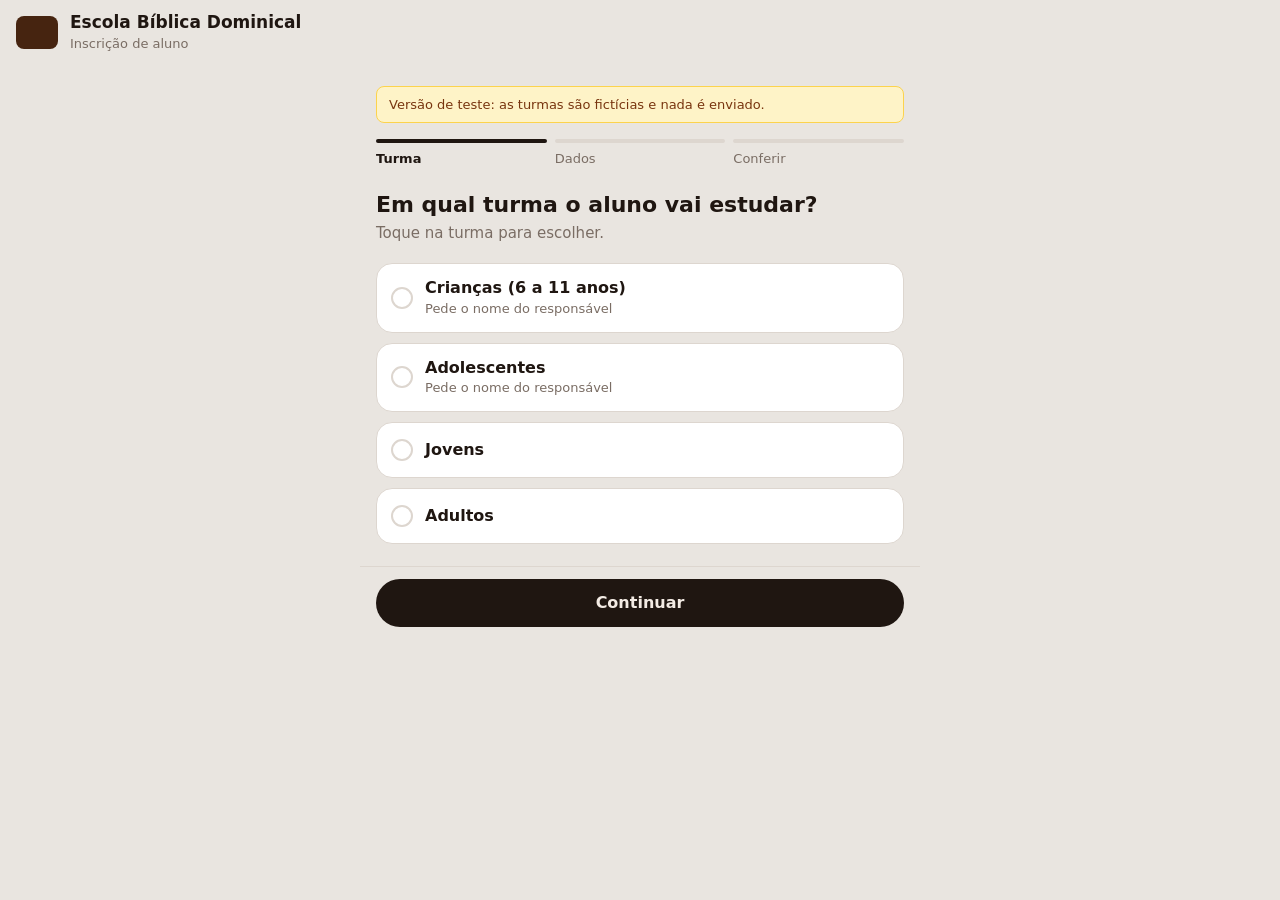
<file: inscricao-teste.html>
<!doctype html>
<html lang="pt-BR">
<head>
<meta charset="utf-8">
<meta name="viewport" content="width=device-width,initial-scale=1,viewport-fit=cover">
<meta name="robots" content="noindex,nofollow">
<meta name="theme-color" content="#E9E5E0">
<meta http-equiv="Content-Security-Policy" content="default-src 'none'; connect-src https://dltijyufuyiienzkzryz.supabase.co; img-src 'self' data:; style-src 'unsafe-inline'; script-src 'unsafe-inline'; base-uri 'none'; form-action 'none'">
<title>Inscrição de aluno · Escola Bíblica Dominical</title>
<link rel="icon" href="icon-192.png">
<link rel="apple-touch-icon" href="apple-touch-icon.png">
<style>
:root{--bg:#E9E5E0;--surface:#FFFFFF;--ink:#1F1611;--muted:#7A6D64;--line:#DDD6CF;--brand:#1F1611;--onbrand:#F3EBE4;--accent:#F5B83D;--ok:#16A34A;--bad:#DC2626;--soft:#F1EDE8;color-scheme:light}
@media(prefers-color-scheme:dark){:root{--bg:#1F1611;--surface:#2B201A;--ink:#F3EBE4;--muted:#B3A398;--line:#3C2E26;--brand:#F5B83D;--onbrand:#1F1611;--soft:#3C2E26;--ok:#5CC49A;--bad:#E8806F;color-scheme:dark}}
*{box-sizing:border-box}
html{-webkit-text-size-adjust:100%}
body{margin:0;background:var(--bg);color:var(--ink);font:16px/1.5 system-ui,-apple-system,"Segoe UI",Roboto,sans-serif;padding-bottom:env(safe-area-inset-bottom,0px)}
header{background:transparent;border:0;padding:calc(12px + env(safe-area-inset-top,0px)) 16px 12px;display:flex;align-items:center;gap:12px}
header img{width:42px;height:auto;box-sizing:content-box;padding:5px;background:#F8F8F8;border-radius:8px;display:block}
header h1{margin:0;font-size:17px;font-weight:600;line-height:1.2}
header p{margin:2px 0 0;color:var(--muted);font-size:13px}
main{max-width:560px;margin:0 auto;padding:20px 16px 0}
h2{font-size:22px;margin:0 0 4px;font-weight:650;line-height:1.25;outline:none}
.sub{color:var(--muted);margin:0 0 18px;font-size:15px}
.small{font-size:13px;color:var(--muted)}
[hidden]{display:none!important}

/* progresso */
.steps{list-style:none;margin:0 0 22px;padding:0;display:flex;gap:8px}
.steps li{flex:1;font-size:13px;color:var(--muted);display:flex;flex-direction:column;gap:6px}
.steps i{height:4px;border-radius:2px;background:var(--line);display:block}
.steps li.on{color:var(--ink);font-weight:600}
.steps li.on i,.steps li.ok i{background:var(--brand)}
.steps li.ok{color:var(--ink)}

/* campos */
label.t{display:block;font-weight:500;font-size:14px;margin:18px 0 6px}
.bloco:first-child label.t:first-child{margin-top:0}
.opt{color:var(--muted);font-weight:400}
input[type=text],input[type=date]{width:100%;font:inherit;color:var(--ink);background:var(--surface);border:1.5px solid var(--line);border-radius:14px;padding:10px 14px;min-height:48px}
input.bad{border-color:var(--bad)}
input:focus-visible,button:focus-visible,summary:focus-visible{outline:2px solid var(--accent);outline-offset:2px}
.fe{color:var(--bad);font-size:13px;margin:6px 0 0}
.dica{color:var(--muted);font-size:13px;margin:6px 0 0;min-height:1px}

/* cards de escolha (turma, título, batizado) */
.lista{display:grid;gap:10px}
.grade{display:grid;grid-template-columns:1fr 1fr;gap:8px}
.opcao{position:relative;display:flex;gap:12px;align-items:center;padding:14px;border:1.5px solid var(--line);border-radius:16px;background:var(--surface);cursor:pointer;min-height:56px;transition:border-color .15s,background-color .15s}
.opcao.mini{padding:10px 12px;min-height:46px;border-radius:10px;font-size:15px}
.opcao input{position:absolute;opacity:0;width:1px;height:1px;pointer-events:none}
.opcao .dot{width:22px;height:22px;border-radius:50%;border:2px solid var(--line);flex:none;display:grid;place-items:center;transition:background-color .15s,border-color .15s}
.opcao.mini .dot{width:18px;height:18px}
.opcao .nome{font-weight:600;line-height:1.3}
.opcao .nota{display:block;font-size:13px;color:var(--muted);font-weight:400;margin-top:2px}
.opcao.on{border-color:var(--brand);background:var(--soft);box-shadow:0 0 0 3px color-mix(in srgb,var(--accent) 45%,transparent)}
.opcao.on .dot{background:var(--brand);border-color:var(--brand)}
.opcao.on .dot::after{content:"✓";color:var(--onbrand);font-size:12px;line-height:1;font-weight:700}
.opcao:focus-within{outline:2px solid var(--accent);outline-offset:2px}
.opcao.err{border-color:var(--bad)}

.troca{display:flex;gap:12px;align-items:center;padding:12px 14px;border:1.5px solid var(--line);border-radius:12px;background:var(--surface);margin-top:14px;cursor:pointer;font-size:15px}
.troca input{width:22px;height:22px;flex:none;accent-color:var(--brand);margin:0}
.chk{display:flex;gap:12px;align-items:flex-start;font-size:14px;margin:18px 0 0;cursor:pointer}
.chk input{width:22px;height:22px;margin:1px 0 0;flex:none;accent-color:var(--brand)}

/* resumo */
.res{background:var(--surface);border:0;border-radius:18px;padding:4px 16px}
.res .l{display:flex;gap:12px;justify-content:space-between;align-items:flex-start;padding:12px 0;border-bottom:1px solid var(--line)}
.res .l:last-child{border-bottom:0}
.res dt{color:var(--muted);font-size:13px}
.res dd{margin:2px 0 0;font-weight:500;overflow-wrap:anywhere}
.res dl{margin:0}
.lk{font:inherit;font-size:14px;font-weight:500;color:var(--ink);background:none;border:0;text-decoration:underline;text-underline-offset:3px;cursor:pointer;padding:10px 0 10px 8px;min-height:44px;flex:none}

/* ações */
.acoes{position:sticky;bottom:0;margin:22px -16px 0;padding:12px 16px calc(12px + env(safe-area-inset-bottom,0px));background:var(--bg);border-top:1px solid var(--line);display:flex;gap:10px}
button.go{flex:1;font:inherit;font-weight:600;background:var(--brand);color:var(--onbrand);border:0;border-radius:999px;padding:12px;min-height:48px;cursor:pointer}
button.go[disabled]{opacity:.6;cursor:default}
button.sec{font:inherit;font-weight:500;background:var(--surface);color:var(--ink);border:1.5px solid var(--line);border-radius:999px;padding:10px 16px;min-height:48px;cursor:pointer}
.msg{margin:16px 0 0;padding:10px 12px;border-radius:8px;border:1px solid var(--line);border-left:4px solid var(--bad);background:var(--surface);font-size:14px}

/* carregando */
.sk{height:56px;border-radius:12px;background:var(--line);margin-bottom:10px;opacity:.6}
@media(prefers-reduced-motion:no-preference){.sk{animation:pulso 1.2s ease-in-out infinite}.opcao,.opcao .dot{transition-duration:.15s}}
@media(prefers-reduced-motion:reduce){.opcao,.opcao .dot{transition:none}}
@keyframes pulso{50%{opacity:.3}}

/* sucesso */
.done{text-align:center;padding:12px 0 8px}
.done .ic{width:56px;height:56px;border-radius:50%;background:var(--ok);color:#fff;display:grid;place-items:center;font-size:30px;margin:0 auto 14px}
.done .res{text-align:left;margin:18px 0}
.hp{position:absolute;left:-9999px;width:1px;height:1px;overflow:hidden}
</style>
</head>
<body>
<header>
  <div style="width:42px;height:33px;border-radius:8px;background:#462410;flex:none"></div>
  <div><h1>Escola Bíblica Dominical</h1><p>Inscrição de aluno</p></div>
</header>
<main>
  <div style="background:#FEF3C7;color:#78350F;border:1px solid #FCD34D;border-radius:8px;padding:8px 12px;font-size:13px;margin-bottom:16px">Versão de teste: as turmas são fictícias e nada é enviado.</div>
  <div id="formWrap">
    <ol class="steps" id="steps" aria-label="Etapas da inscrição">
      <li><i></i>Turma</li>
      <li><i></i>Dados</li>
      <li><i></i>Conferir</li>
    </ol>

    <div id="carregando" role="status" aria-label="Carregando as turmas">
      <div class="sk"></div><div class="sk"></div><div class="sk"></div>
    </div>

    <div id="falhaTurmas" hidden>
      <div class="msg" role="alert">Não foi possível carregar as turmas. Verifique a internet e tente de novo.</div>
      <p><button class="sec" id="recarregar" type="button" style="margin-top:14px">Tentar de novo</button></p>
    </div>

    <form id="f" novalidate hidden>
      <!-- Etapa 1 -->
      <section id="p1" data-p="1">
        <h2 tabindex="-1">Em qual turma o aluno vai estudar?</h2>
        <p class="sub">Toque na turma para escolher.</p>
        <div class="lista" id="listaTurmas" role="radiogroup" aria-label="Turma"></div>
        <p class="fe" id="e-turma" role="alert" hidden></p>
      </section>

      <!-- Etapa 2 -->
      <section id="p2" data-p="2" hidden>
        <h2 tabindex="-1">Dados do aluno</h2>
        <p class="sub" id="subTurma">Preencha os dados abaixo.</p>

        <div class="bloco">
          <label class="t" for="nome">Nome completo do aluno</label>
          <input id="nome" type="text" autocomplete="name" maxlength="120" required>
          <p class="fe" id="e-nome" role="alert" hidden></p>
        </div>

        <div class="bloco">
          <label class="t" for="nasc">Data de nascimento</label>
          <input id="nasc" type="date" min="1900-01-01" required>
          <p class="dica" id="idade" aria-live="polite"></p>
          <p class="fe" id="e-nasc" role="alert" hidden></p>
        </div>

        <div class="bloco" id="bTitulo" hidden>
          <label class="t" id="lTitulo">Título</label>
          <div class="grade" id="gTitulos" role="radiogroup" aria-labelledby="lTitulo"></div>
          <label class="troca"><input type="checkbox" id="prof"><span>Este aluno também é professor(a)</span></label>
          <p class="fe" id="e-titulo" role="alert" hidden></p>
        </div>

        <div class="bloco" id="bBat" hidden>
          <label class="t" id="lBat">Já é batizado(a)?</label>
          <div class="grade" id="gBat" role="radiogroup" aria-labelledby="lBat"></div>
          <p class="fe" id="e-bat" role="alert" hidden></p>
        </div>

        <div class="bloco" id="bResp" hidden>
          <label class="t" for="resp">Nome do responsável pelo aluno</label>
          <input id="resp" type="text" autocomplete="off" maxlength="120">
          <p class="fe" id="e-resp" role="alert" hidden></p>
        </div>

        <div class="hp" aria-hidden="true"><label for="site">Não preencha este campo</label><input id="site" type="text" tabindex="-1" autocomplete="off"></div>
      </section>

      <!-- Etapa 3 -->
      <section id="p3" data-p="3" hidden>
        <h2 tabindex="-1">Confira antes de enviar</h2>
        <p class="sub">Se algo estiver errado, toque em Alterar.</p>
        <div class="res"><dl id="resumo"></dl></div>
        <label class="chk"><input type="checkbox" id="lgpd" required><span>Autorizo o uso destes dados para a organização da Escola Bíblica Dominical. Se o aluno for menor de idade, quem preenche é o responsável.</span></label>
        <p class="fe" id="e-lgpd" role="alert" hidden></p>
        <div id="erro" class="msg" role="alert" hidden></div>
      </section>

      <div class="acoes">
        <button class="sec" id="voltar" type="button" hidden>Voltar</button>
        <button class="go" id="avancar" type="submit">Continuar</button>
      </div>
    </form>
  </div>

  <div id="ok" hidden>
    <div class="done" role="status">
      <div class="ic" aria-hidden="true">✓</div>
      <h2 tabindex="-1">Inscrição enviada!</h2>
      <p class="sub" style="margin-bottom:0">A liderança da turma vai conferir e liberar o cadastro. Você não precisa fazer mais nada.</p>
      <div class="res"><dl id="resumoOk"></dl></div>
      <button class="sec" id="outra" type="button">Enviar outra inscrição</button>
    </div>
  </div>
</main>
<script>
(function(){
'use strict';
var API='https://dltijyufuyiienzkzryz.supabase.co',KEY='sb_publishable_oLAxJxwJwHbh_pMYfRU7kQ_NJXDuMe0'; // gitleaks:allow (chave publishable: pública por design; o RLS protege os dados)
var H={'apikey':KEY,'Content-Type':'application/json'};
var TITULOS=[['Pr.','Pr. (Pastor)'],['Pra.','Pra. (Pastora)'],['Miss.','Miss. (Missionário/a)'],['Pb.','Pb. (Presbítero)'],['Coop.','Coop. (Cooperador/a)'],['Dc.','Dc. (Diácono)'],['Membro','Membro']];
var turmas=[],aberta=Date.now(),passo=1;

function $(s){return document.querySelector(s)}
function $$(s){return Array.prototype.slice.call(document.querySelectorAll(s))}
function hoje(){var d=new Date();return d.getFullYear()+'-'+String(d.getMonth()+1).padStart(2,'0')+'-'+String(d.getDate()).padStart(2,'0')}
function cap(s){return s.replace(/\s+/g,' ').trim()}
function val(n){var r=document.querySelector('input[name='+n+']:checked');return r?r.value:''}
function turmaSel(){var v=val('turma');return turmas.find(function(t){return t.id===v})||null}
function idade(n){var p=n.split('-').map(Number),d=new Date(),a=d.getFullYear()-p[0],m=d.getMonth()+1-p[1];if(m<0||(m===0&&d.getDate()<p[2]))a--;return a}
function dataBR(n){return n.split('-').reverse().join('/')}

// cria um card de escolha (radio estilizado)
function opcao(nome,valor,titulo,nota,mini){
  var l=document.createElement('label');l.className='opcao'+(mini?' mini':'');
  var i=document.createElement('input');i.type='radio';i.name=nome;i.value=valor;
  var d=document.createElement('span');d.className='dot';d.setAttribute('aria-hidden','true');
  var t=document.createElement('span');t.className='nome';t.textContent=titulo;
  if(nota){var n=document.createElement('span');n.className='nota';n.textContent=nota;t.appendChild(n)}
  l.appendChild(i);l.appendChild(d);l.appendChild(t);
  return l;
}
function marca(nome){
  $$('input[name='+nome+']').forEach(function(i){i.parentNode.classList.toggle('on',i.checked)});
}

// erros por campo
function fe(id,m){
  var e=$('#e-'+id);if(!e)return;e.textContent=m||'';e.hidden=!m;
  var c=$('#'+id);if(c&&c.tagName==='INPUT')c.classList.toggle('bad',!!m);
}
function limpaErros(){['turma','nome','nasc','titulo','bat','resp','lgpd'].forEach(function(k){fe(k,'')});erro('')}
function erro(m){var e=$('#erro');e.textContent=m;e.hidden=!m;if(m)e.scrollIntoView({block:'nearest'})}

// monta opções fixas
TITULOS.forEach(function(t){$('#gTitulos').appendChild(opcao('titulo',t[0],t[1],'',true))});
$('#gBat').appendChild(opcao('bat','sim','Sim','',true));
$('#gBat').appendChild(opcao('bat','nao','Não','',true));
$('#nasc').max=hoje();

function atualiza(){
  var t=turmaSel();
  $('#bTitulo').hidden=!t||!!t.sem_prof;
  $('#bBat').hidden=!t||!!t.sem_bat;
  $('#bResp').hidden=!t||!t.exige_resp;
  $('#subTurma').textContent=t?'Turma: '+t.nome:'Preencha os dados abaixo.';
}

function mostraPasso(n){
  passo=n;
  $$('section[data-p]').forEach(function(s){s.hidden=Number(s.getAttribute('data-p'))!==n});
  $$('#steps li').forEach(function(li,i){
    li.classList.toggle('on',i+1===n);li.classList.toggle('ok',i+1<n);
    if(i+1===n)li.setAttribute('aria-current','step');else li.removeAttribute('aria-current');
  });
  $('#voltar').hidden=n===1;
  $('#avancar').textContent=n===3?'Enviar inscrição':'Continuar';
  if(n===3)resumo($('#resumo'));
  window.scrollTo(0,0);
  var h=$('#p'+n+' h2');if(h)h.focus({preventScroll:true});
}

function linha(dl,rotulo,valor,irPara){
  var l=document.createElement('div');l.className='l';
  var w=document.createElement('div');
  var dt=document.createElement('dt');dt.textContent=rotulo;
  var dd=document.createElement('dd');dd.textContent=valor;
  w.appendChild(dt);w.appendChild(dd);l.appendChild(w);
  if(irPara){
    var b=document.createElement('button');b.type='button';b.className='lk';b.textContent='Alterar';
    b.setAttribute('aria-label','Alterar '+rotulo.toLowerCase());
    b.addEventListener('click',function(){mostraPasso(irPara)});
    l.appendChild(b);
  }
  dl.appendChild(l);
}
function resumo(dl,semBotoes){
  var t=turmaSel(),nasc=$('#nasc').value;
  while(dl.firstChild)dl.removeChild(dl.firstChild);
  if(!t)return;
  linha(dl,'Turma',t.nome,semBotoes?0:1);
  linha(dl,'Aluno',cap($('#nome').value),semBotoes?0:2);
  linha(dl,'Nascimento',dataBR(nasc)+' ('+idade(nasc)+' anos)',semBotoes?0:2);
  if(!t.sem_prof){
    var tit=TITULOS.filter(function(x){return x[0]===val('titulo')})[0];
    linha(dl,'Título',(tit?tit[1]:'')+($('#prof').checked?' · também é professor(a)':''),semBotoes?0:2);
  }
  if(!t.sem_bat)linha(dl,'Batizado(a)',val('bat')==='sim'?'Sim':'Não',semBotoes?0:2);
  if(t.exige_resp)linha(dl,'Responsável',cap($('#resp').value),semBotoes?0:2);
}

function valida(n){
  limpaErros();
  var t=turmaSel(),ok=true,primeiro=null;
  function falha(id,m,foco){fe(id,m);ok=false;if(!primeiro)primeiro=foco||$('#'+id)}
  if(n===1){
    if(!t)falha('turma','Escolha uma turma para continuar.',$('input[name=turma]'));
  }
  if(n===2){
    var nome=cap($('#nome').value),nasc=$('#nasc').value,resp=cap($('#resp').value);
    if(nome.length<3)falha('nome','Informe o nome completo do aluno.');
    if(!nasc)falha('nasc','Informe a data de nascimento.');
    else if(nasc>hoje())falha('nasc','A data de nascimento não pode estar no futuro.');
    if(!t.sem_prof&&!val('titulo'))falha('titulo','Escolha o título.',$('input[name=titulo]'));
    if(!t.sem_bat&&!val('bat'))falha('bat','Informe se o aluno é batizado.',$('input[name=bat]'));
    if(t.exige_resp&&resp.length<3)falha('resp','Informe o nome do responsável pelo aluno.');
  }
  if(n===3){
    if(!$('#lgpd').checked)falha('lgpd','Marque a autorização para continuar.',$('#lgpd'));
  }
  if(primeiro&&primeiro.focus)primeiro.focus();
  return ok;
}

async function carrega(){
  $('#carregando').hidden=false;$('#f').hidden=true;$('#falhaTurmas').hidden=true;$('#steps').hidden=true;
  try{
    await new Promise(function(ok){setTimeout(ok,500)});
    turmas=[
      {id:'t1',nome:'Crianças (6 a 11 anos)',sem_prof:true,sem_bat:true,exige_resp:true},
      {id:'t2',nome:'Adolescentes',sem_prof:true,sem_bat:false,exige_resp:true},
      {id:'t3',nome:'Jovens',sem_prof:false,sem_bat:false,exige_resp:false},
      {id:'t4',nome:'Adultos',sem_prof:false,sem_bat:false,exige_resp:false}
    ];
    if(!Array.isArray(turmas)||!turmas.length)throw new Error('vazio');
    var lista=$('#listaTurmas');while(lista.firstChild)lista.removeChild(lista.firstChild);
    turmas.forEach(function(t){
      var nota=t.exige_resp?'Pede o nome do responsável':'';
      lista.appendChild(opcao('turma',t.id,t.nome,nota,false));
    });
    $('#carregando').hidden=true;$('#f').hidden=false;$('#steps').hidden=false;
    atualiza();mostraPasso(1);
  }catch(e){
    $('#carregando').hidden=true;$('#falhaTurmas').hidden=false;
  }
}

// marca visual dos cards + reação às escolhas
document.addEventListener('change',function(ev){
  var n=ev.target&&ev.target.name;
  if(n==='turma'){marca('turma');atualiza();fe('turma','')}
  if(n==='titulo'){marca('titulo');fe('titulo','')}
  if(n==='bat'){marca('bat');fe('bat','')}
});
$('#nasc').addEventListener('input',function(){
  var v=this.value,d=$('#idade');fe('nasc','');
  d.textContent=(v&&v<=hoje()&&v>='1900-01-01')?idade(v)+' anos':'';
});
$('#nome').addEventListener('input',function(){fe('nome','')});
$('#resp').addEventListener('input',function(){fe('resp','')});
$('#lgpd').addEventListener('change',function(){fe('lgpd','')});

$('#recarregar').addEventListener('click',carrega);
$('#voltar').addEventListener('click',function(){if(passo>1)mostraPasso(passo-1)});
$('#outra').addEventListener('click',function(){
  $('#f').reset();$$('.opcao.on').forEach(function(o){o.classList.remove('on')});
  $('#idade').textContent='';limpaErros();atualiza();
  $('#ok').hidden=true;$('#formWrap').hidden=false;aberta=Date.now();mostraPasso(1);
});

$('#f').addEventListener('submit',async function(ev){
  ev.preventDefault();
  if(!valida(passo))return;
  if(passo<3){mostraPasso(passo+1);return}

  var t=turmaSel(),nome=cap($('#nome').value),nasc=$('#nasc').value,resp=cap($('#resp').value);
  // Proteção simples contra robôs: campo escondido preenchido ou envio rápido demais
  if($('#site').value||Date.now()-aberta<3000){sucesso();return}
  var corpo={
    turma_id:t.id,nome:nome,nasc:nasc,
    titulo:t.sem_prof?'':val('titulo'),
    professor:t.sem_prof?false:$('#prof').checked,
    batizado:t.sem_bat?'':val('bat'),
    resp:t.exige_resp?resp:''
  };
  var b=$('#avancar');b.disabled=true;b.textContent='Enviando…';
  try{
    await new Promise(function(ok){setTimeout(ok,700)});console.log('TESTE, nada foi enviado:',corpo);var r={ok:true,status:201,text:async function(){return ''}};
    if(r.ok){sucesso();return}
    var txt='';try{txt=await r.text()}catch(x){}
    if(r.status===409||txt.indexOf('23505')>-1||txt.indexOf('inscricoes_pendente_unica')>-1)erro('Já recebemos uma inscrição com esse nome e data de nascimento. Aguarde a liberação pela liderança.');
    else if(txt.indexOf('limite_de_envios')>-1)erro('Muitas inscrições ao mesmo tempo. Tente de novo em alguns minutos.');
    else if(txt.indexOf('turma_invalida')>-1)erro('Essa turma não está mais disponível. Atualize a página e escolha de novo.');
    else erro('Não foi possível enviar. Confira os campos e tente de novo.');
  }catch(e){
    erro('Sem conexão com a internet. Verifique e tente de novo.');
  }finally{
    b.disabled=false;b.textContent=passo===3?'Enviar inscrição':'Continuar';
  }
});

function sucesso(){
  resumo($('#resumoOk'),true);
  $('#formWrap').hidden=true;$('#ok').hidden=false;window.scrollTo(0,0);
  var h=$('#ok h2');if(h)h.focus({preventScroll:true});
}

carrega();
})();
</script>
</body>
</html>
</file>
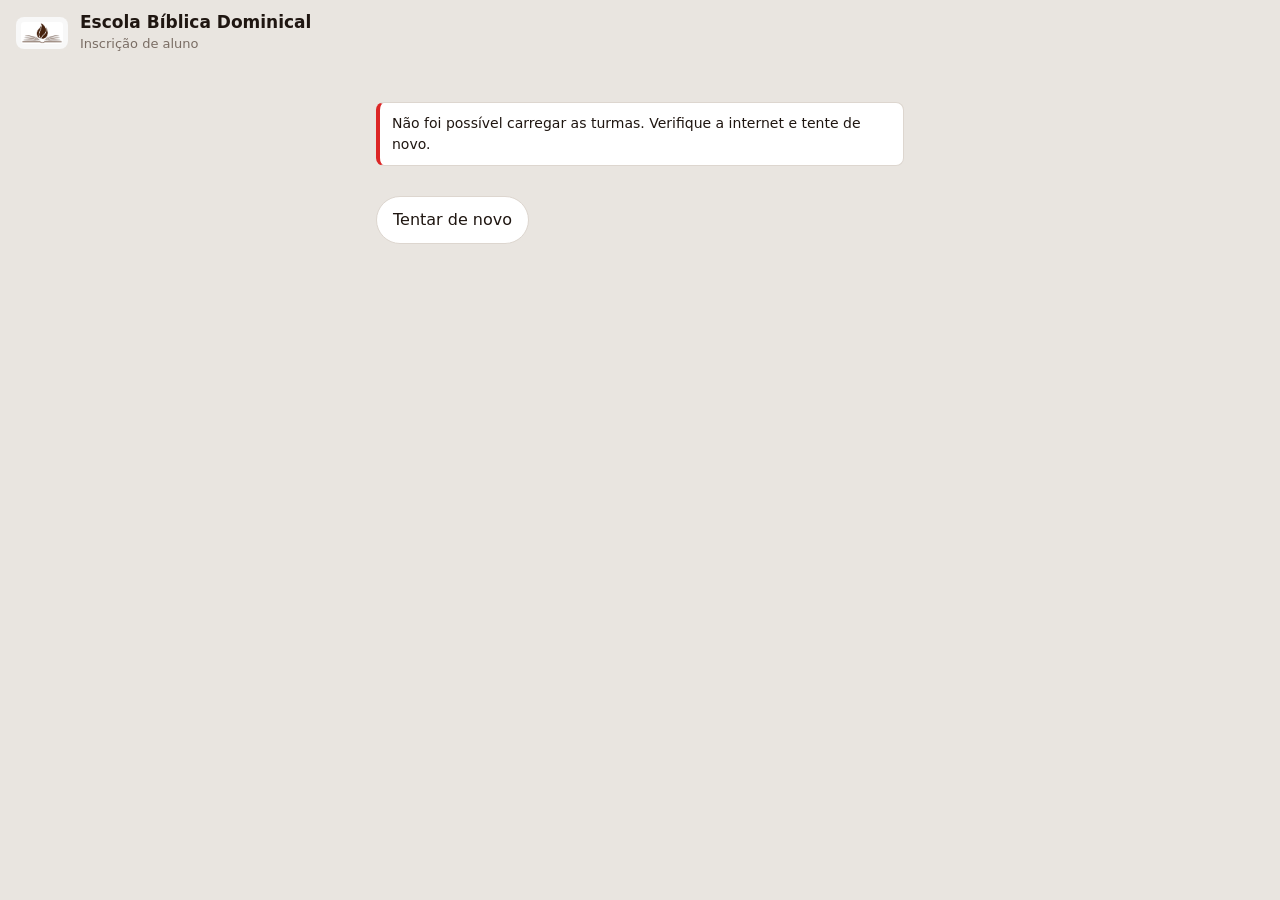
<file: inscricao.html>
<!doctype html>
<html lang="pt-BR">
<head>
<meta charset="utf-8">
<meta name="viewport" content="width=device-width,initial-scale=1,viewport-fit=cover">
<meta name="robots" content="noindex,nofollow">
<meta name="theme-color" content="#E9E5E0">
<meta http-equiv="Content-Security-Policy" content="default-src 'none'; connect-src https://dltijyufuyiienzkzryz.supabase.co; img-src 'self' data:; style-src 'unsafe-inline'; script-src 'unsafe-inline'; base-uri 'none'; form-action 'none'">
<title>Inscrição de aluno · Escola Bíblica Dominical</title>
<link rel="icon" href="icon-192.png">
<link rel="apple-touch-icon" href="apple-touch-icon.png">
<style>
:root{--bg:#E9E5E0;--surface:#FFFFFF;--ink:#1F1611;--muted:#7A6D64;--line:#DDD6CF;--brand:#1F1611;--onbrand:#F3EBE4;--accent:#F5B83D;--ok:#16A34A;--bad:#DC2626;--soft:#F1EDE8;color-scheme:light}
@media(prefers-color-scheme:dark){:root{--bg:#1F1611;--surface:#2B201A;--ink:#F3EBE4;--muted:#B3A398;--line:#3C2E26;--brand:#F5B83D;--onbrand:#1F1611;--soft:#3C2E26;--ok:#5CC49A;--bad:#E8806F;color-scheme:dark}}
*{box-sizing:border-box}
html{-webkit-text-size-adjust:100%}
body{margin:0;background:var(--bg);color:var(--ink);font:16px/1.5 system-ui,-apple-system,"Segoe UI",Roboto,sans-serif;padding-bottom:env(safe-area-inset-bottom,0px)}
header{background:transparent;border:0;padding:calc(12px + env(safe-area-inset-top,0px)) 16px 12px;display:flex;align-items:center;gap:12px}
header img{width:42px;height:auto;box-sizing:content-box;padding:5px;background:#F8F8F8;border-radius:8px;display:block}
header h1{margin:0;font-size:17px;font-weight:600;line-height:1.2}
header p{margin:2px 0 0;color:var(--muted);font-size:13px}
main{max-width:560px;margin:0 auto;padding:20px 16px 0}
h2{font-size:22px;margin:0 0 4px;font-weight:650;line-height:1.25;outline:none}
.sub{color:var(--muted);margin:0 0 18px;font-size:15px}
.small{font-size:13px;color:var(--muted)}
[hidden]{display:none!important}

/* progresso */
.steps{list-style:none;margin:0 0 22px;padding:0;display:flex;gap:8px}
.steps li{flex:1;font-size:13px;color:var(--muted);display:flex;flex-direction:column;gap:6px}
.steps i{height:4px;border-radius:2px;background:var(--line);display:block}
.steps li.on{color:var(--ink);font-weight:600}
.steps li.on i,.steps li.ok i{background:var(--brand)}
.steps li.ok{color:var(--ink)}

/* campos */
label.t{display:block;font-weight:500;font-size:14px;margin:18px 0 6px}
.bloco:first-child label.t:first-child{margin-top:0}
.opt{color:var(--muted);font-weight:400}
input[type=text],input[type=date]{width:100%;font:inherit;color:var(--ink);background:var(--surface);border:1.5px solid var(--line);border-radius:14px;padding:10px 14px;min-height:48px}
input.bad{border-color:var(--bad)}
input:focus-visible,button:focus-visible,summary:focus-visible{outline:2px solid var(--accent);outline-offset:2px}
.fe{color:var(--bad);font-size:13px;margin:6px 0 0}
.dica{color:var(--muted);font-size:13px;margin:6px 0 0;min-height:1px}

/* cards de escolha (turma, título, batizado) */
.lista{display:grid;gap:10px}
.grade{display:grid;grid-template-columns:1fr 1fr;gap:8px}
.opcao{position:relative;display:flex;gap:12px;align-items:center;padding:14px;border:1.5px solid var(--line);border-radius:16px;background:var(--surface);cursor:pointer;min-height:56px;transition:border-color .15s,background-color .15s}
.opcao.mini{padding:10px 12px;min-height:46px;border-radius:10px;font-size:15px}
.opcao input{position:absolute;opacity:0;width:1px;height:1px;pointer-events:none}
.opcao .dot{width:22px;height:22px;border-radius:50%;border:2px solid var(--line);flex:none;display:grid;place-items:center;transition:background-color .15s,border-color .15s}
.opcao.mini .dot{width:18px;height:18px}
.opcao .nome{font-weight:600;line-height:1.3}
.opcao .nota{display:block;font-size:13px;color:var(--muted);font-weight:400;margin-top:2px}
.opcao.on{border-color:var(--brand);background:var(--soft);box-shadow:0 0 0 3px color-mix(in srgb,var(--accent) 45%,transparent)}
.opcao.on .dot{background:var(--brand);border-color:var(--brand)}
.opcao.on .dot::after{content:"✓";color:var(--onbrand);font-size:12px;line-height:1;font-weight:700}
.opcao:focus-within{outline:2px solid var(--accent);outline-offset:2px}
.opcao.err{border-color:var(--bad)}

.troca{display:flex;gap:12px;align-items:center;padding:12px 14px;border:1.5px solid var(--line);border-radius:12px;background:var(--surface);margin-top:14px;cursor:pointer;font-size:15px}
.troca input{width:22px;height:22px;flex:none;accent-color:var(--brand);margin:0}
.chk{display:flex;gap:12px;align-items:flex-start;font-size:14px;margin:18px 0 0;cursor:pointer}
.chk input{width:22px;height:22px;margin:1px 0 0;flex:none;accent-color:var(--brand)}

/* resumo */
.res{background:var(--surface);border:0;border-radius:18px;padding:4px 16px}
.res .l{display:flex;gap:12px;justify-content:space-between;align-items:flex-start;padding:12px 0;border-bottom:1px solid var(--line)}
.res .l:last-child{border-bottom:0}
.res dt{color:var(--muted);font-size:13px}
.res dd{margin:2px 0 0;font-weight:500;overflow-wrap:anywhere}
.res dl{margin:0}
.lk{font:inherit;font-size:14px;font-weight:500;color:var(--ink);background:none;border:0;text-decoration:underline;text-underline-offset:3px;cursor:pointer;padding:10px 0 10px 8px;min-height:44px;flex:none}

/* ações */
.acoes{position:sticky;bottom:0;margin:22px -16px 0;padding:12px 16px calc(12px + env(safe-area-inset-bottom,0px));background:var(--bg);border-top:1px solid var(--line);display:flex;gap:10px}
button.go{flex:1;font:inherit;font-weight:600;background:var(--brand);color:var(--onbrand);border:0;border-radius:999px;padding:12px;min-height:48px;cursor:pointer}
button.go[disabled]{opacity:.6;cursor:default}
button.sec{font:inherit;font-weight:500;background:var(--surface);color:var(--ink);border:1.5px solid var(--line);border-radius:999px;padding:10px 16px;min-height:48px;cursor:pointer}
.msg{margin:16px 0 0;padding:10px 12px;border-radius:8px;border:1px solid var(--line);border-left:4px solid var(--bad);background:var(--surface);font-size:14px}

/* carregando */
.sk{height:56px;border-radius:12px;background:var(--line);margin-bottom:10px;opacity:.6}
@media(prefers-reduced-motion:no-preference){.sk{animation:pulso 1.2s ease-in-out infinite}.opcao,.opcao .dot{transition-duration:.15s}}
@media(prefers-reduced-motion:reduce){.opcao,.opcao .dot{transition:none}}
@keyframes pulso{50%{opacity:.3}}

/* sucesso */
.done{text-align:center;padding:12px 0 8px}
.done .ic{width:56px;height:56px;border-radius:50%;background:var(--ok);color:#fff;display:grid;place-items:center;font-size:30px;margin:0 auto 14px}
.done .res{text-align:left;margin:18px 0}
.hp{position:absolute;left:-9999px;width:1px;height:1px;overflow:hidden}
</style>
</head>
<body>
<header>
  <img src="logo-header.png" alt="" width="42" height="23">
  <div><h1>Escola Bíblica Dominical</h1><p>Inscrição de aluno</p></div>
</header>
<main>
  <div id="formWrap">
    <ol class="steps" id="steps" aria-label="Etapas da inscrição">
      <li><i></i>Turma</li>
      <li><i></i>Dados</li>
      <li><i></i>Conferir</li>
    </ol>

    <div id="carregando" role="status" aria-label="Carregando as turmas">
      <div class="sk"></div><div class="sk"></div><div class="sk"></div>
    </div>

    <div id="falhaTurmas" hidden>
      <div class="msg" role="alert">Não foi possível carregar as turmas. Verifique a internet e tente de novo.</div>
      <p><button class="sec" id="recarregar" type="button" style="margin-top:14px">Tentar de novo</button></p>
    </div>

    <form id="f" novalidate hidden>
      <!-- Etapa 1 -->
      <section id="p1" data-p="1">
        <h2 tabindex="-1">Em qual turma o aluno vai estudar?</h2>
        <p class="sub">Toque na turma para escolher.</p>
        <div class="lista" id="listaTurmas" role="radiogroup" aria-label="Turma"></div>
        <p class="fe" id="e-turma" role="alert" hidden></p>
      </section>

      <!-- Etapa 2 -->
      <section id="p2" data-p="2" hidden>
        <h2 tabindex="-1">Dados do aluno</h2>
        <p class="sub" id="subTurma">Preencha os dados abaixo.</p>

        <div class="bloco">
          <label class="t" for="nome">Nome completo do aluno</label>
          <input id="nome" type="text" autocomplete="name" maxlength="120" required>
          <p class="fe" id="e-nome" role="alert" hidden></p>
        </div>

        <div class="bloco">
          <label class="t" for="nasc">Data de nascimento</label>
          <input id="nasc" type="date" min="1900-01-01" required>
          <p class="dica" id="idade" aria-live="polite"></p>
          <p class="fe" id="e-nasc" role="alert" hidden></p>
        </div>

        <div class="bloco" id="bTitulo" hidden>
          <label class="t" id="lTitulo">Título</label>
          <div class="grade" id="gTitulos" role="radiogroup" aria-labelledby="lTitulo"></div>
          <label class="troca"><input type="checkbox" id="prof"><span>Este aluno também é professor(a)</span></label>
          <p class="fe" id="e-titulo" role="alert" hidden></p>
        </div>

        <div class="bloco" id="bBat" hidden>
          <label class="t" id="lBat">Já é batizado(a)?</label>
          <div class="grade" id="gBat" role="radiogroup" aria-labelledby="lBat"></div>
          <p class="fe" id="e-bat" role="alert" hidden></p>
        </div>

        <div class="bloco" id="bResp" hidden>
          <label class="t" for="resp">Nome do responsável pelo aluno</label>
          <input id="resp" type="text" autocomplete="off" maxlength="120">
          <p class="fe" id="e-resp" role="alert" hidden></p>
        </div>

        <div class="hp" aria-hidden="true"><label for="site">Não preencha este campo</label><input id="site" type="text" tabindex="-1" autocomplete="off"></div>
      </section>

      <!-- Etapa 3 -->
      <section id="p3" data-p="3" hidden>
        <h2 tabindex="-1">Confira antes de enviar</h2>
        <p class="sub">Se algo estiver errado, toque em Alterar.</p>
        <div class="res"><dl id="resumo"></dl></div>
        <label class="chk"><input type="checkbox" id="lgpd" required><span>Autorizo o uso destes dados para a organização da Escola Bíblica Dominical. Se o aluno for menor de idade, quem preenche é o responsável.</span></label>
        <p class="fe" id="e-lgpd" role="alert" hidden></p>
        <div id="erro" class="msg" role="alert" hidden></div>
      </section>

      <div class="acoes">
        <button class="sec" id="voltar" type="button" hidden>Voltar</button>
        <button class="go" id="avancar" type="submit">Continuar</button>
      </div>
    </form>
  </div>

  <div id="ok" hidden>
    <div class="done" role="status">
      <div class="ic" aria-hidden="true">✓</div>
      <h2 tabindex="-1">Inscrição enviada!</h2>
      <p class="sub" style="margin-bottom:0">A liderança da turma vai conferir e liberar o cadastro. Você não precisa fazer mais nada.</p>
      <div class="res"><dl id="resumoOk"></dl></div>
      <button class="sec" id="outra" type="button">Enviar outra inscrição</button>
    </div>
  </div>
</main>
<script>
(function(){
'use strict';
var API='https://dltijyufuyiienzkzryz.supabase.co',KEY='sb_publishable_oLAxJxwJwHbh_pMYfRU7kQ_NJXDuMe0'; // gitleaks:allow (chave publishable: pública por design; o RLS protege os dados)
var H={'apikey':KEY,'Content-Type':'application/json'};
var TITULOS=[['Pr.','Pr. (Pastor)'],['Pra.','Pra. (Pastora)'],['Miss.','Miss. (Missionário/a)'],['Pb.','Pb. (Presbítero)'],['Coop.','Coop. (Cooperador/a)'],['Dc.','Dc. (Diácono)'],['Membro','Membro']];
var turmas=[],aberta=Date.now(),passo=1;

function $(s){return document.querySelector(s)}
function $$(s){return Array.prototype.slice.call(document.querySelectorAll(s))}
function hoje(){var d=new Date();return d.getFullYear()+'-'+String(d.getMonth()+1).padStart(2,'0')+'-'+String(d.getDate()).padStart(2,'0')}
function cap(s){return s.replace(/\s+/g,' ').trim()}
function val(n){var r=document.querySelector('input[name='+n+']:checked');return r?r.value:''}
function turmaSel(){var v=val('turma');return turmas.find(function(t){return t.id===v})||null}
function idade(n){var p=n.split('-').map(Number),d=new Date(),a=d.getFullYear()-p[0],m=d.getMonth()+1-p[1];if(m<0||(m===0&&d.getDate()<p[2]))a--;return a}
function dataBR(n){return n.split('-').reverse().join('/')}

// cria um card de escolha (radio estilizado)
function opcao(nome,valor,titulo,nota,mini){
  var l=document.createElement('label');l.className='opcao'+(mini?' mini':'');
  var i=document.createElement('input');i.type='radio';i.name=nome;i.value=valor;
  var d=document.createElement('span');d.className='dot';d.setAttribute('aria-hidden','true');
  var t=document.createElement('span');t.className='nome';t.textContent=titulo;
  if(nota){var n=document.createElement('span');n.className='nota';n.textContent=nota;t.appendChild(n)}
  l.appendChild(i);l.appendChild(d);l.appendChild(t);
  return l;
}
function marca(nome){
  $$('input[name='+nome+']').forEach(function(i){i.parentNode.classList.toggle('on',i.checked)});
}

// erros por campo
function fe(id,m){
  var e=$('#e-'+id);if(!e)return;e.textContent=m||'';e.hidden=!m;
  var c=$('#'+id);if(c&&c.tagName==='INPUT')c.classList.toggle('bad',!!m);
}
function limpaErros(){['turma','nome','nasc','titulo','bat','resp','lgpd'].forEach(function(k){fe(k,'')});erro('')}
function erro(m){var e=$('#erro');e.textContent=m;e.hidden=!m;if(m)e.scrollIntoView({block:'nearest'})}

// monta opções fixas
TITULOS.forEach(function(t){$('#gTitulos').appendChild(opcao('titulo',t[0],t[1],'',true))});
$('#gBat').appendChild(opcao('bat','sim','Sim','',true));
$('#gBat').appendChild(opcao('bat','nao','Não','',true));
$('#nasc').max=hoje();

function atualiza(){
  var t=turmaSel();
  $('#bTitulo').hidden=!t||!!t.sem_prof;
  $('#bBat').hidden=!t||!!t.sem_bat;
  $('#bResp').hidden=!t||!t.exige_resp;
  $('#subTurma').textContent=t?'Turma: '+t.nome:'Preencha os dados abaixo.';
}

function mostraPasso(n){
  passo=n;
  $$('section[data-p]').forEach(function(s){s.hidden=Number(s.getAttribute('data-p'))!==n});
  $$('#steps li').forEach(function(li,i){
    li.classList.toggle('on',i+1===n);li.classList.toggle('ok',i+1<n);
    if(i+1===n)li.setAttribute('aria-current','step');else li.removeAttribute('aria-current');
  });
  $('#voltar').hidden=n===1;
  $('#avancar').textContent=n===3?'Enviar inscrição':'Continuar';
  if(n===3)resumo($('#resumo'));
  window.scrollTo(0,0);
  var h=$('#p'+n+' h2');if(h)h.focus({preventScroll:true});
}

function linha(dl,rotulo,valor,irPara){
  var l=document.createElement('div');l.className='l';
  var w=document.createElement('div');
  var dt=document.createElement('dt');dt.textContent=rotulo;
  var dd=document.createElement('dd');dd.textContent=valor;
  w.appendChild(dt);w.appendChild(dd);l.appendChild(w);
  if(irPara){
    var b=document.createElement('button');b.type='button';b.className='lk';b.textContent='Alterar';
    b.setAttribute('aria-label','Alterar '+rotulo.toLowerCase());
    b.addEventListener('click',function(){mostraPasso(irPara)});
    l.appendChild(b);
  }
  dl.appendChild(l);
}
function resumo(dl,semBotoes){
  var t=turmaSel(),nasc=$('#nasc').value;
  while(dl.firstChild)dl.removeChild(dl.firstChild);
  if(!t)return;
  linha(dl,'Turma',t.nome,semBotoes?0:1);
  linha(dl,'Aluno',cap($('#nome').value),semBotoes?0:2);
  linha(dl,'Nascimento',dataBR(nasc)+' ('+idade(nasc)+' anos)',semBotoes?0:2);
  if(!t.sem_prof){
    var tit=TITULOS.filter(function(x){return x[0]===val('titulo')})[0];
    linha(dl,'Título',(tit?tit[1]:'')+($('#prof').checked?' · também é professor(a)':''),semBotoes?0:2);
  }
  if(!t.sem_bat)linha(dl,'Batizado(a)',val('bat')==='sim'?'Sim':'Não',semBotoes?0:2);
  if(t.exige_resp)linha(dl,'Responsável',cap($('#resp').value),semBotoes?0:2);
}

function valida(n){
  limpaErros();
  var t=turmaSel(),ok=true,primeiro=null;
  function falha(id,m,foco){fe(id,m);ok=false;if(!primeiro)primeiro=foco||$('#'+id)}
  if(n===1){
    if(!t)falha('turma','Escolha uma turma para continuar.',$('input[name=turma]'));
  }
  if(n===2){
    var nome=cap($('#nome').value),nasc=$('#nasc').value,resp=cap($('#resp').value);
    if(nome.length<3)falha('nome','Informe o nome completo do aluno.');
    if(!nasc)falha('nasc','Informe a data de nascimento.');
    else if(nasc>hoje())falha('nasc','A data de nascimento não pode estar no futuro.');
    if(!t.sem_prof&&!val('titulo'))falha('titulo','Escolha o título.',$('input[name=titulo]'));
    if(!t.sem_bat&&!val('bat'))falha('bat','Informe se o aluno é batizado.',$('input[name=bat]'));
    if(t.exige_resp&&resp.length<3)falha('resp','Informe o nome do responsável pelo aluno.');
  }
  if(n===3){
    if(!$('#lgpd').checked)falha('lgpd','Marque a autorização para continuar.',$('#lgpd'));
  }
  if(primeiro&&primeiro.focus)primeiro.focus();
  return ok;
}

async function carrega(){
  $('#carregando').hidden=false;$('#f').hidden=true;$('#falhaTurmas').hidden=true;$('#steps').hidden=true;
  try{
    var r=await fetch(API+'/rest/v1/rpc/turmas_inscricao',{method:'POST',headers:H,body:'{}'});
    if(!r.ok)throw new Error('http '+r.status);
    turmas=await r.json();
    if(!Array.isArray(turmas)||!turmas.length)throw new Error('vazio');
    var lista=$('#listaTurmas');while(lista.firstChild)lista.removeChild(lista.firstChild);
    turmas.forEach(function(t){
      var nota=t.exige_resp?'Pede o nome do responsável':'';
      lista.appendChild(opcao('turma',t.id,t.nome,nota,false));
    });
    $('#carregando').hidden=true;$('#f').hidden=false;$('#steps').hidden=false;
    atualiza();mostraPasso(1);
  }catch(e){
    $('#carregando').hidden=true;$('#falhaTurmas').hidden=false;
  }
}

// marca visual dos cards + reação às escolhas
document.addEventListener('change',function(ev){
  var n=ev.target&&ev.target.name;
  if(n==='turma'){marca('turma');atualiza();fe('turma','')}
  if(n==='titulo'){marca('titulo');fe('titulo','')}
  if(n==='bat'){marca('bat');fe('bat','')}
});
$('#nasc').addEventListener('input',function(){
  var v=this.value,d=$('#idade');fe('nasc','');
  d.textContent=(v&&v<=hoje()&&v>='1900-01-01')?idade(v)+' anos':'';
});
$('#nome').addEventListener('input',function(){fe('nome','')});
$('#resp').addEventListener('input',function(){fe('resp','')});
$('#lgpd').addEventListener('change',function(){fe('lgpd','')});

$('#recarregar').addEventListener('click',carrega);
$('#voltar').addEventListener('click',function(){if(passo>1)mostraPasso(passo-1)});
$('#outra').addEventListener('click',function(){
  $('#f').reset();$$('.opcao.on').forEach(function(o){o.classList.remove('on')});
  $('#idade').textContent='';limpaErros();atualiza();
  $('#ok').hidden=true;$('#formWrap').hidden=false;aberta=Date.now();mostraPasso(1);
});

$('#f').addEventListener('submit',async function(ev){
  ev.preventDefault();
  if(!valida(passo))return;
  if(passo<3){mostraPasso(passo+1);return}

  var t=turmaSel(),nome=cap($('#nome').value),nasc=$('#nasc').value,resp=cap($('#resp').value);
  // Proteção simples contra robôs: campo escondido preenchido ou envio rápido demais
  if($('#site').value||Date.now()-aberta<3000){sucesso();return}
  var corpo={
    turma_id:t.id,nome:nome,nasc:nasc,
    titulo:t.sem_prof?'':val('titulo'),
    professor:t.sem_prof?false:$('#prof').checked,
    batizado:t.sem_bat?'':val('bat'),
    resp:t.exige_resp?resp:''
  };
  var b=$('#avancar');b.disabled=true;b.textContent='Enviando…';
  try{
    var r=await fetch(API+'/rest/v1/inscricoes',{method:'POST',headers:Object.assign({'Prefer':'return=minimal'},H),body:JSON.stringify(corpo)});
    if(r.ok){sucesso();return}
    var txt='';try{txt=await r.text()}catch(x){}
    if(r.status===409||txt.indexOf('23505')>-1||txt.indexOf('inscricoes_pendente_unica')>-1)erro('Já recebemos uma inscrição com esse nome e data de nascimento. Aguarde a liberação pela liderança.');
    else if(txt.indexOf('limite_de_envios')>-1)erro('Muitas inscrições ao mesmo tempo. Tente de novo em alguns minutos.');
    else if(txt.indexOf('turma_invalida')>-1)erro('Essa turma não está mais disponível. Atualize a página e escolha de novo.');
    else erro('Não foi possível enviar. Confira os campos e tente de novo.');
  }catch(e){
    erro('Sem conexão com a internet. Verifique e tente de novo.');
  }finally{
    b.disabled=false;b.textContent=passo===3?'Enviar inscrição':'Continuar';
  }
});

function sucesso(){
  resumo($('#resumoOk'),true);
  $('#formWrap').hidden=true;$('#ok').hidden=false;window.scrollTo(0,0);
  var h=$('#ok h2');if(h)h.focus({preventScroll:true});
}

carrega();
})();
</script>
</body>
</html>
</file>
